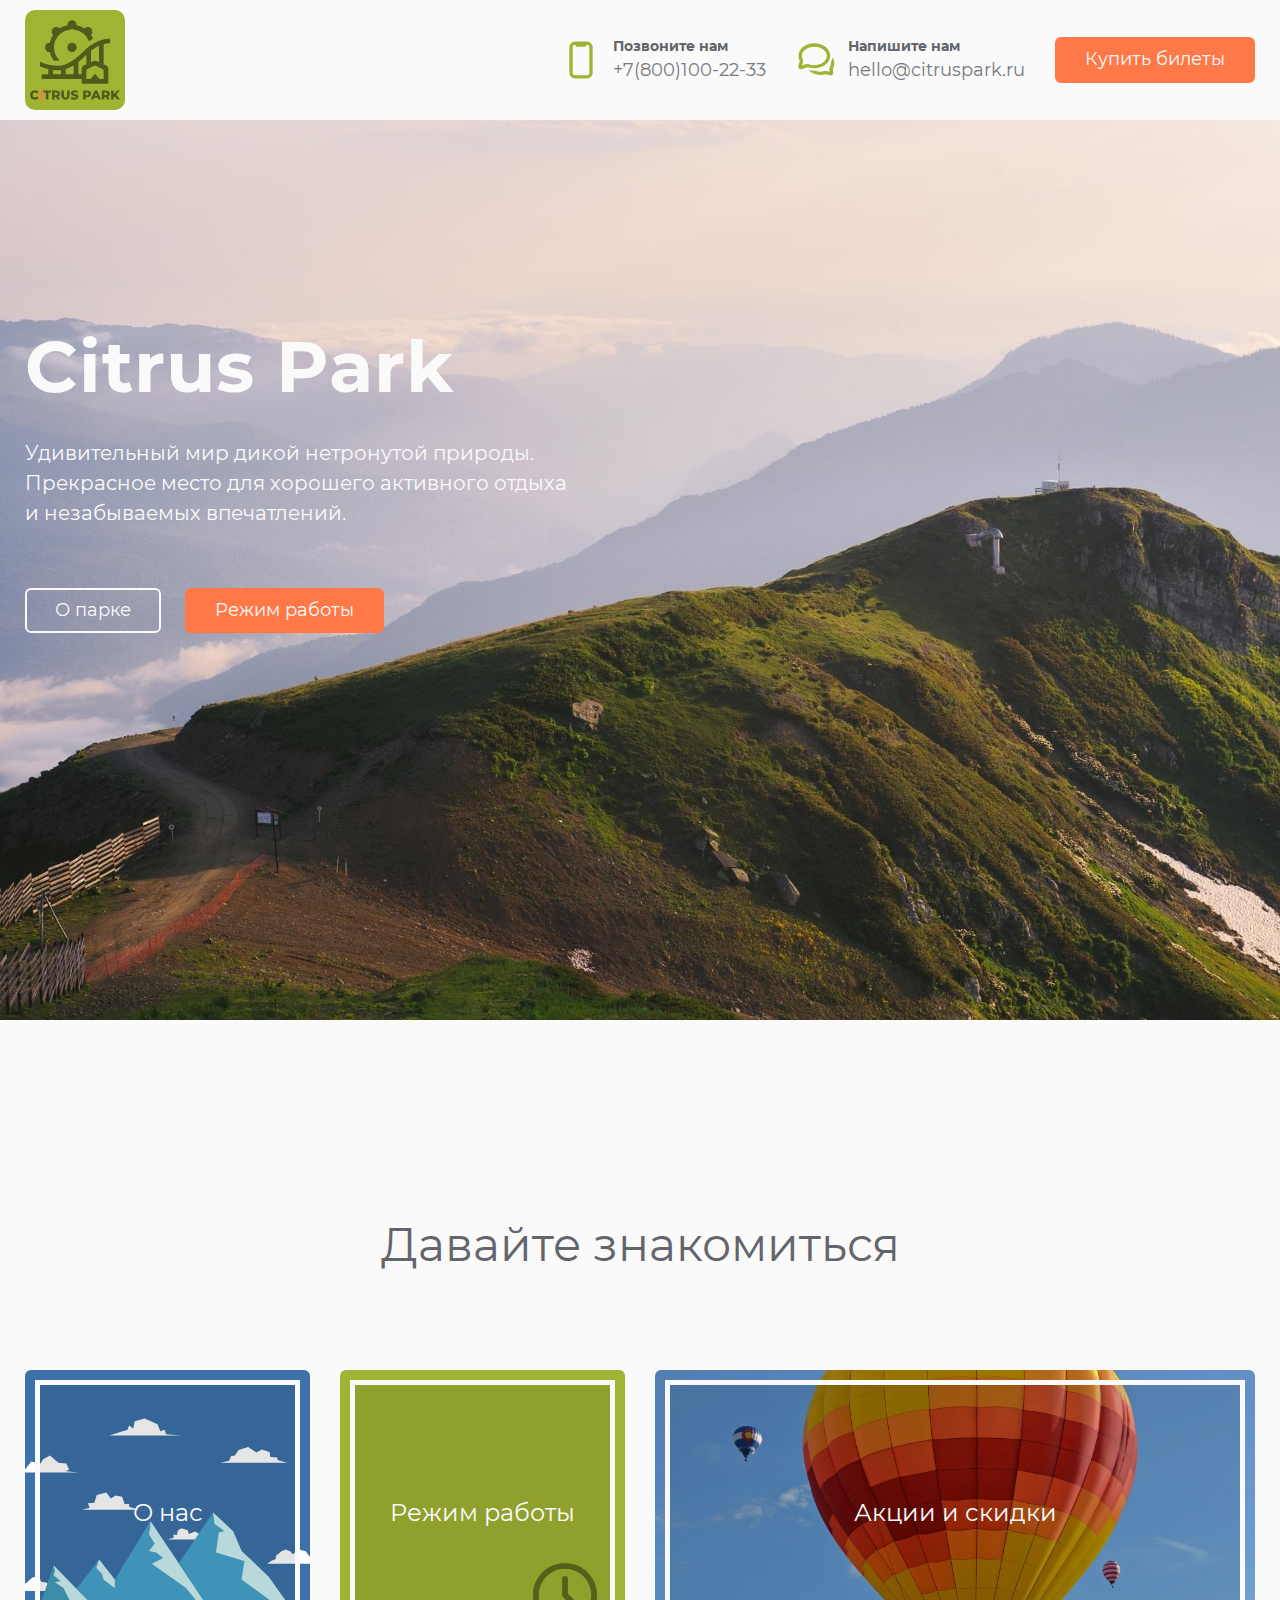
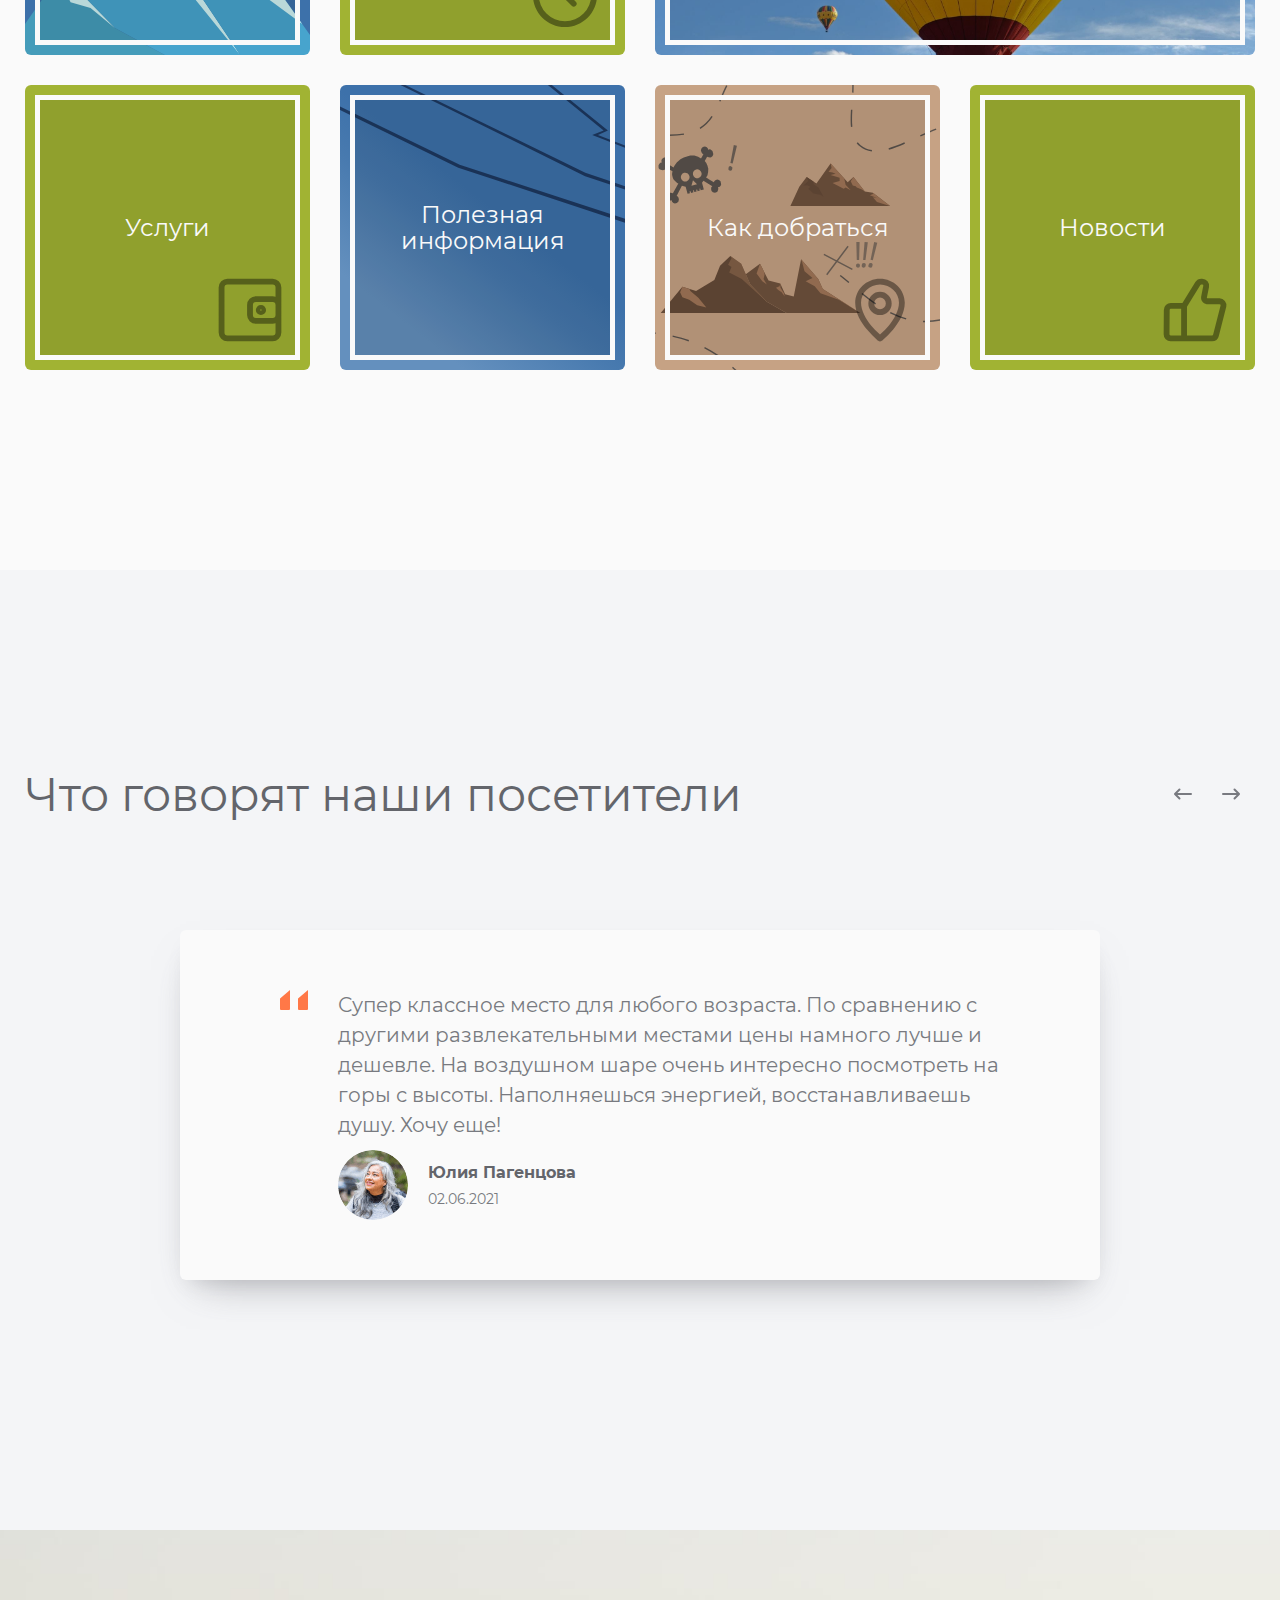
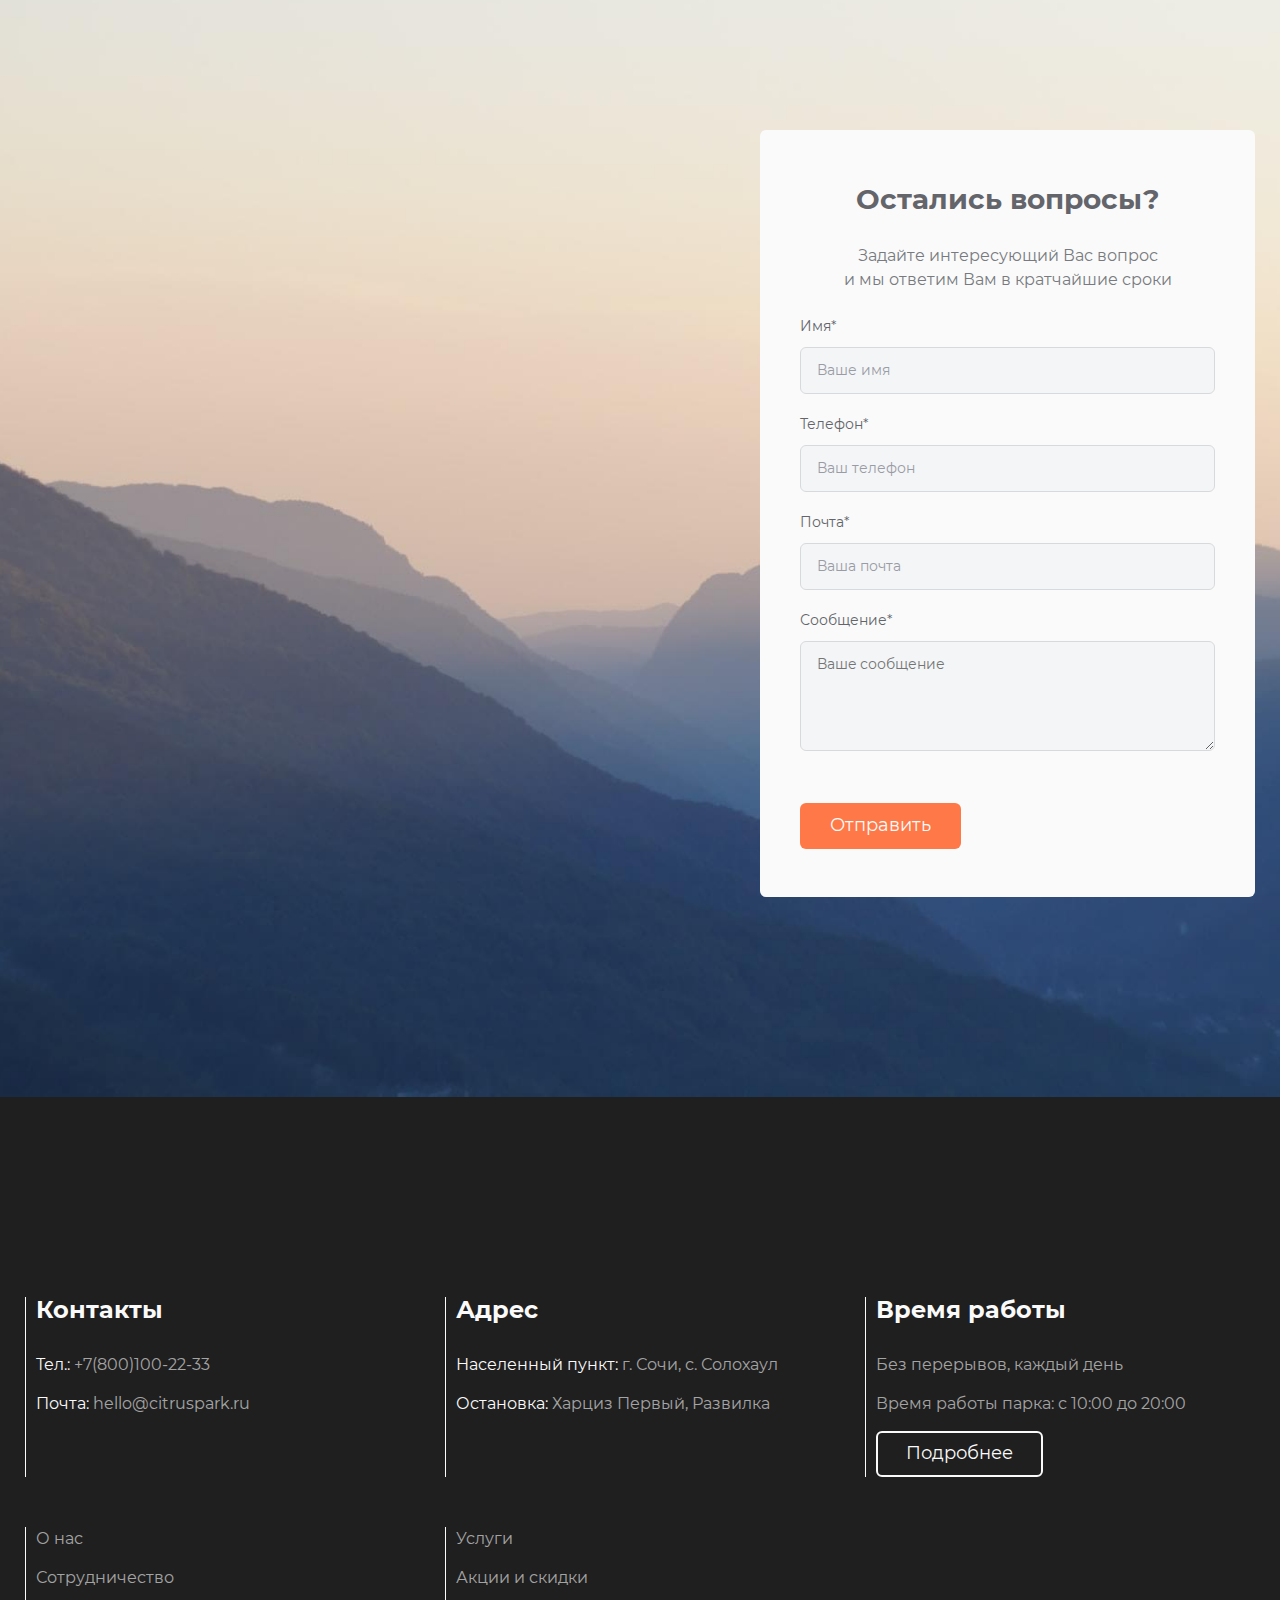
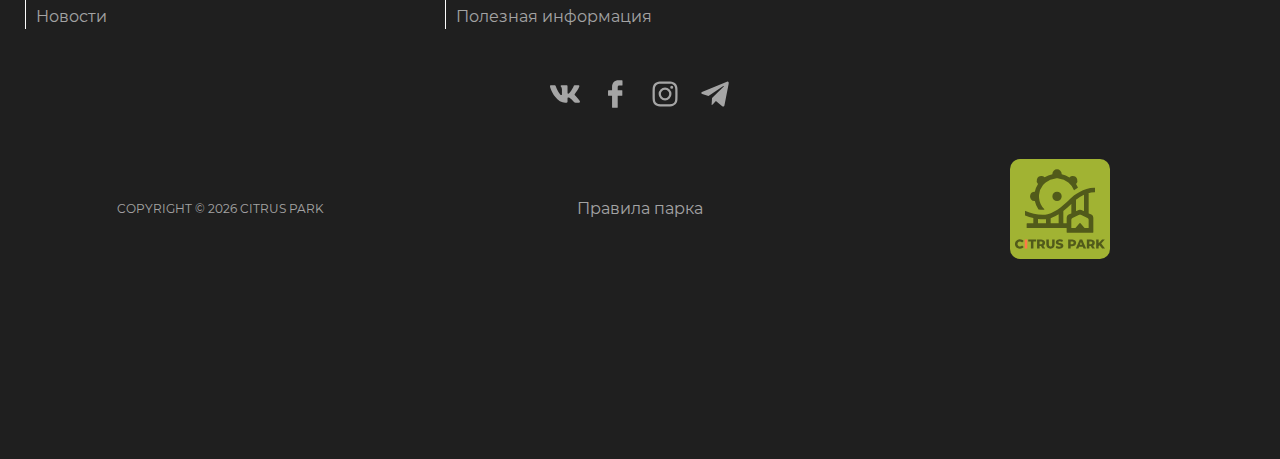
<file: index.html>
<!DOCTYPE html><html lang="ru"><head><meta charset="UTF-8"><meta http-equiv="X-UA-Compatible" content="IE=edge"><meta name="viewport" content="width=device-width,initial-scale=1shrink-to-fit=no"><meta name="theme-color" content="#111111"><link rel="apple-touch-icon" sizes="180x180" href="./favicon/apple-touch-icon.png"><link rel="icon" type="image/png" sizes="32x32" href="./favicon/favicon-32x32.png"><link rel="icon" type="image/png" sizes="16x16" href="./favicon/favicon-16x16.png"><link rel="manifest" href="./favicon/site.webmanifest"><link rel="mask-icon" href="./favicon/safari-pinned-tab.svg" color="#000000"><meta name="msapplication-TileColor" content="#da532c"><meta name="theme-color" content="#1f1f1f"><title>Главная | Citrus Park</title><link rel="stylesheet" href="css/vendor.css"><link rel="stylesheet" href="css/main.css"><!-- Fonts Awesome iCons --><!-- <script src="https://kit.fontawesome.com/baa501ae1a.js" crossorigin="anonymous"></script> --></head><body><div class="site-container"><header class="header"><div class="container header__container"><div class="header__logo"><a href="/" class="logo"><img class="logo__image" src="./img/main/citrus-park--logo.svg" alt="Web-site Logo"></a></div><nav class="header__nav nav"><ul class="list-reset nav__list"><li class="nav__item"><a href="tel:+78001002233" class="nav__link nav__link nav__link--tel"><div class="nav__inner"><span class="nav__title">Позвоните нам</span> <span class="nav__value">+7(800)100-22-33</span></div></a></li><li class="nav__item"><a href="mailto:hello@citruspurk.ru" class="nav__link nav__link nav__link--mail"><div class="nav__inner"><span class="nav__title">Напишите нам</span> <span class="nav__value">hello@citruspark.ru</span></div></a></li><li class="nav__item"><a href="./services.html" title="Купить билеты" class="nav__btn btn-reset btn btn--fill" target="_blank">Купить билеты</a></li></ul></nav></div></header><main><section class="hero-page"><div class="container hero-page__container"><div class="hero-page__content"><h1 class="hero-page__title">Citrus Park</h1><p class="hero-page__descr">Удивительный мир дикой нетронутой природы. Прекрасное место для хорошего активного отдыха и&nbsp;незабываемых впечатлений.</p><div class="hero-page__btns"><a href="about-us.html" class="hero-page__btn btn-reset btn btn--stroke-white">О парке</a> <a href="working-time.html" class="hero-page__btn btn-reset btn btn--fill-white">Режим работы</a></div></div></div></section><section class="flat-menu"><div class="container"><h2 class="flat-menu__title title title--center">Давайте знакомиться</h2><div class="flat-menu__nav grid"><a href="./about-us.html" class="flat-menu__card card-menu card-menu--1"><div class="card-menu__content"><h3 class="card-menu__title">О нас</h3></div></a><a href="working-time.html" class="menu__card card-menu card-menu--2"><div class="card-menu__content"><h3 class="card-menu__title">Режим работы</h3><span class="card-menu__icon"><svg aria-hidden="true" class="card-menu__icon-image"><use xlink:href="img/sprite.svg#icon-clock"></use></svg></span></div></a><a href="./promo.html" class="menu__card card-menu card-menu--3"><div class="card-menu__content"><h3 class="card-menu__title">Акции и скидки</h3></div></a><a href="./services.html" class="menu__card card-menu card-menu--4"><div class="card-menu__content"><h3 class="card-menu__title">Услуги</h3><span class="card-menu__icon"><svg aria-hidden="true" class="card-menu__icon-image"><use xlink:href="img/sprite.svg#icon-wallet"></use></svg></span></div></a><a href="./faq.html" class="menu__card card-menu card-menu--5"><div class="card-menu__content"><h3 class="card-menu__title">Полезная информация</h3></div></a><a href="./destination.html" class="menu__card card-menu card-menu--6"><div class="card-menu__content"><h3 class="card-menu__title">Как добраться</h3><span class="card-menu__icon"><svg aria-hidden="true" class="card-menu__icon-image"><use xlink:href="img/sprite.svg#icon-location"></use></svg></span></div></a><a href="./news.html" class="menu__card card-menu card-menu--7"><div class="card-menu__content"><h3 class="card-menu__title">Новости</h3><span class="card-menu__icon"><svg aria-hidden="true" class="card-menu__icon-image"><use xlink:href="img/sprite.svg#icon-cooperation"></use></svg></span></div></a></div></div></section><section class="comments"><div class="container"><div class="comments__top"><h2 class="comments__title title">Что говорят наши посетители</h2><div class="comments__slider-nav slider-nav"><button class="btn-reset slider-nav__btn comments__btn-prev"><svg aria-hidden="true"><use xlink:href="img/sprite.svg#slider-nav-btn-prev"></use></svg></button> <button class="btn-reset slider-nav__btn comments__btn-next"><svg aria-hidden="true"><use xlink:href="img/sprite.svg#slider-nav-btn-next"></use></svg></button></div></div><div class="comments__content"><div class="comments__slider"><div class="slider"><div class="slider__sliderline"><div class="slider__slide"><div class="comment-item"><blockquote class="comment-item__blockquote"><div class="comment-item__content"><p class="comment-item__descr text-descr">Супер классное место для любого возраста. По сравнению с другими развлекательными местами цены намного лучше и дешевле. На воздушном шаре очень интересно посмотреть на горы с высоты. Наполняешься энергией, восстанавливаешь душу. Хочу еще!</p></div><footer class="comment-item__meta"><div class="comment-item__author"><div class="comment-item__avatar-wrapper"><img src="./img/testimonials/author-avatar-1.png" alt="Аватар автора комментария" class="comment-item__avatar"></div><div class="comment-item__info"><span class="comment-item__author-name">Юлия Пагенцова</span> <span class="comment-item__visit-date">02.06.2021</span></div></div></footer></blockquote></div></div><div class="slider__slide"><div class="comment-item"><blockquote class="comment-item__blockquote"><div class="comment-item__content"><p class="comment-item__descr text-descr">Незабываемые ощущения. Попробовал зиплайн. Это полет на высоте 200 метров над красивым ландшафтом, хотя смотреть по сторонам как-то не получилось. Просто дух захватило и только прислушивался к внутренним ощущениям.</p></div><footer class="comment-item__meta"><div class="comment-item__author"><div class="comment-item__avatar-wrapper"><img src="./img/testimonials/author-avatar-2.png" alt="Аватар автора комментария" class="comment-item__avatar"></div><div class="comment-item__info"><span class="comment-item__author-name">Александр Тентаклев</span> <span class="comment-item__visit-date">12.07.2021</span></div></div></footer></blockquote></div></div><div class="slider__slide"><div class="comment-item"><blockquote class="comment-item__blockquote"><div class="comment-item__content"><p class="comment-item__descr text-descr">Это просто наикрутейшее место! Мы были компанией с детьми и это просто восторг! От природы и атракционов дух захватыевает! Команда парка - просто огонь. В общем, только положительные эмоции!</p></div><footer class="comment-item__meta"><div class="comment-item__author"><div class="comment-item__avatar-wrapper"><img src="./img/testimonials/author-avatar-3.png" alt="Аватар автора комментария" class="comment-item__avatar"></div><div class="comment-item__info"><span class="comment-item__author-name">Палермо Брайнов</span> <span class="comment-item__visit-date">28.07.2021</span></div></div></footer></blockquote></div></div><div class="slider__slide"><div class="comment-item"><blockquote class="comment-item__blockquote"><div class="comment-item__content"><p class="comment-item__descr text-descr">Впечатлений выше крыши после полёта на воздушном шаре! Поднимались утром и вся округа была как на ладони. Поражает красота природы! Обязательно приедем еще)</p></div><footer class="comment-item__meta"><div class="comment-item__author"><div class="comment-item__avatar-wrapper"><img src="./img/testimonials/author-avatar-4.png" alt="Аватар автора комментария" class="comment-item__avatar"></div><div class="comment-item__info"><span class="comment-item__author-name">Дарья Майер</span> <span class="comment-item__visit-date">06.08.2021</span></div></div></footer></blockquote></div></div></div></div></div></div></div></section><section class="contact-us"><div class="container contact-us__container"><h2 class="contact-us__title title title-center visually-hidden">Свяжитесь с нами</h2><form action="" class="contact-us__form form-contact"><h3 class="form-contact__title">Остались вопросы?</h3><p class="form-contact__descr">Задайте интересующий Вас вопрос и&nbsp;мы&nbsp;ответим Вам в&nbsp;кратчайшие сроки</p><label for="" class="form-contact__label from-field"><span class="form-field__caption">Имя*</span> <input type="text" class="form-field__input" placeholder="Ваше имя" required></label> <label for="" class="form-contact__label from-field"><span class="form-field__caption">Телефон*</span> <input type="tel" class="form-field__input" placeholder="Ваш телефон" required></label> <label for="" class="form-contact__label from-field"><span class="form-field__caption">Почта*</span> <input type="email" class="form-field__input" placeholder="Ваша почта" required></label> <label for="" class="form-contact__label from-field"><span class="form-field__caption">Сообщение*</span> <textarea name="" id="" rows="4" class="form-field__textarea" placeholder="Вашe сообщение" required></textarea></label> <button type="submit" class="form-contact__btn btn-reset btn btn--fill">Отправить</button></form></div></section></main><footer class="footer"><div class="container footer__container grid"><div class="footer__cell grid"><div class="footer__block"><h3 class="footer__title">Контакты</h3><ul class="footer__list list-reset"><li class="footer__item"><span class="footer__category">Тел.:</span> <a href="tel:+78001002233" class="footer__link link link--footer">+7(800)100-22-33</a></li><li class="footer__item"><span class="footer__category">Почта:</span> <a href="mailto:hello@citruspurk.ru" class="footer__link link link--footer">hello@citruspark.ru</a></li></ul></div><div class="footer__block"><h3 class="footer__title">Адрес</h3><ul class="footer__list list-reset"><li class="footer__item"><p class="footer__text"><span class="footer__category">Населенный пункт:</span> г. Сочи, с. Солохаул</p></li><li class="footer__item"><p class="footer__text"><span class="footer__category">Остановка:</span> Харциз Первый, Развилка</p></li></ul></div><div class="footer__block"><h3 class="footer__title">Время работы</h3><ul class="footer__list list-reset"><li class="footer__item"><p class="footer__text">Без перерывов, каждый день</p></li><li class="footer__item"><p class="footer__text">Время работы парка: с 10:00 до 20:00</p></li><li class="footer__item"><a href="working-time.html" class="footer__btn btn btn--stroke-white">Подробнее</a></li></ul></div></div><div class="footer__cell grid"><div class="footer__block"><ul class="list-reset footer__list"><li class="footer__item"><a href="about-us.html" class="footer__link link link--footer">О нас</a></li><li class="footer__item"><a href="cooperation.html" class="footer__link link link--footer">Сотрудничество</a></li><li class="footer__item"><a href="./news.html" class="footer__link link link--footer">Новости</a></li></ul></div><div class="footer__block"><ul class="list-reset footer__list"><li class="footer__item"><a href="./services.html" class="footer__link link link--footer">Услуги</a></li><li class="footer__item"><a href="./promo.html" class="footer__link link link--footer">Акции и скидки</a></li><li class="footer__item"><a href="faq.html" class="footer__link link link--footer">Полезная информация</a></li></ul></div></div><div class="footer__cell"><ul class="list-reset social-list"><li class="social-list__item"><a href="#" title="наш vk" class="social-list__link"><svg aria-hidden="true" class="social-list__link-image"><use xlink:href="img/sprite.svg#social-vk"></use></svg></a></li><li class="social-list__item"><a href="#" title="наш facebook" class="social-list__link"><svg aria-hidden="true" class="social-list__link-image"><use xlink:href="img/sprite.svg#social-facebook"></use></svg></a></li><li class="social-list__item"><a href="#" title="наш instagram" class="social-list__link"><svg aria-hidden="true" class="social-list__link-image"><use xlink:href="img/sprite.svg#social-instagram"></use></svg></a></li><li class="social-list__item"><a href="#" title="наш telegram канал" class="social-list__link"><svg aria-hidden="true" class="social-list__link-image"><use xlink:href="img/sprite.svg#social-telegram"></use></svg></a></li></ul></div><div class="footer__cell footer__cell--bottom grid"><div class="footer__copyright"><span class="footer__copyright-text">copyright © <span class="footer__copyright-date"></span> citrus park</span></div><div class="footer__rules"><a href="./rules.html" class="footer__link link link--footer">Правила парка</a></div><div class="footer__logo"><a href="/" class="logo"><img class="logo__image" src="./img/main/citrus-park--logo.svg" alt="Web-site Logo"></a></div></div></div></footer><div class="progressbar"><div class="progressbar__line"></div></div><div class="btn-up-wrapper"><button class="btn-reset btn-up" type="button" aria-label="Подняться наверх"><span class="btn-up__text">Вверх</span><div class="btn-up__block"><svg aria-hidden="true"><use xlink:href="img/sprite.svg#arrow-up-small"></use></svg></div></button></div></div><script src="js/vendor.js"></script><script src="js/main.js"></script></body></html>
</file>
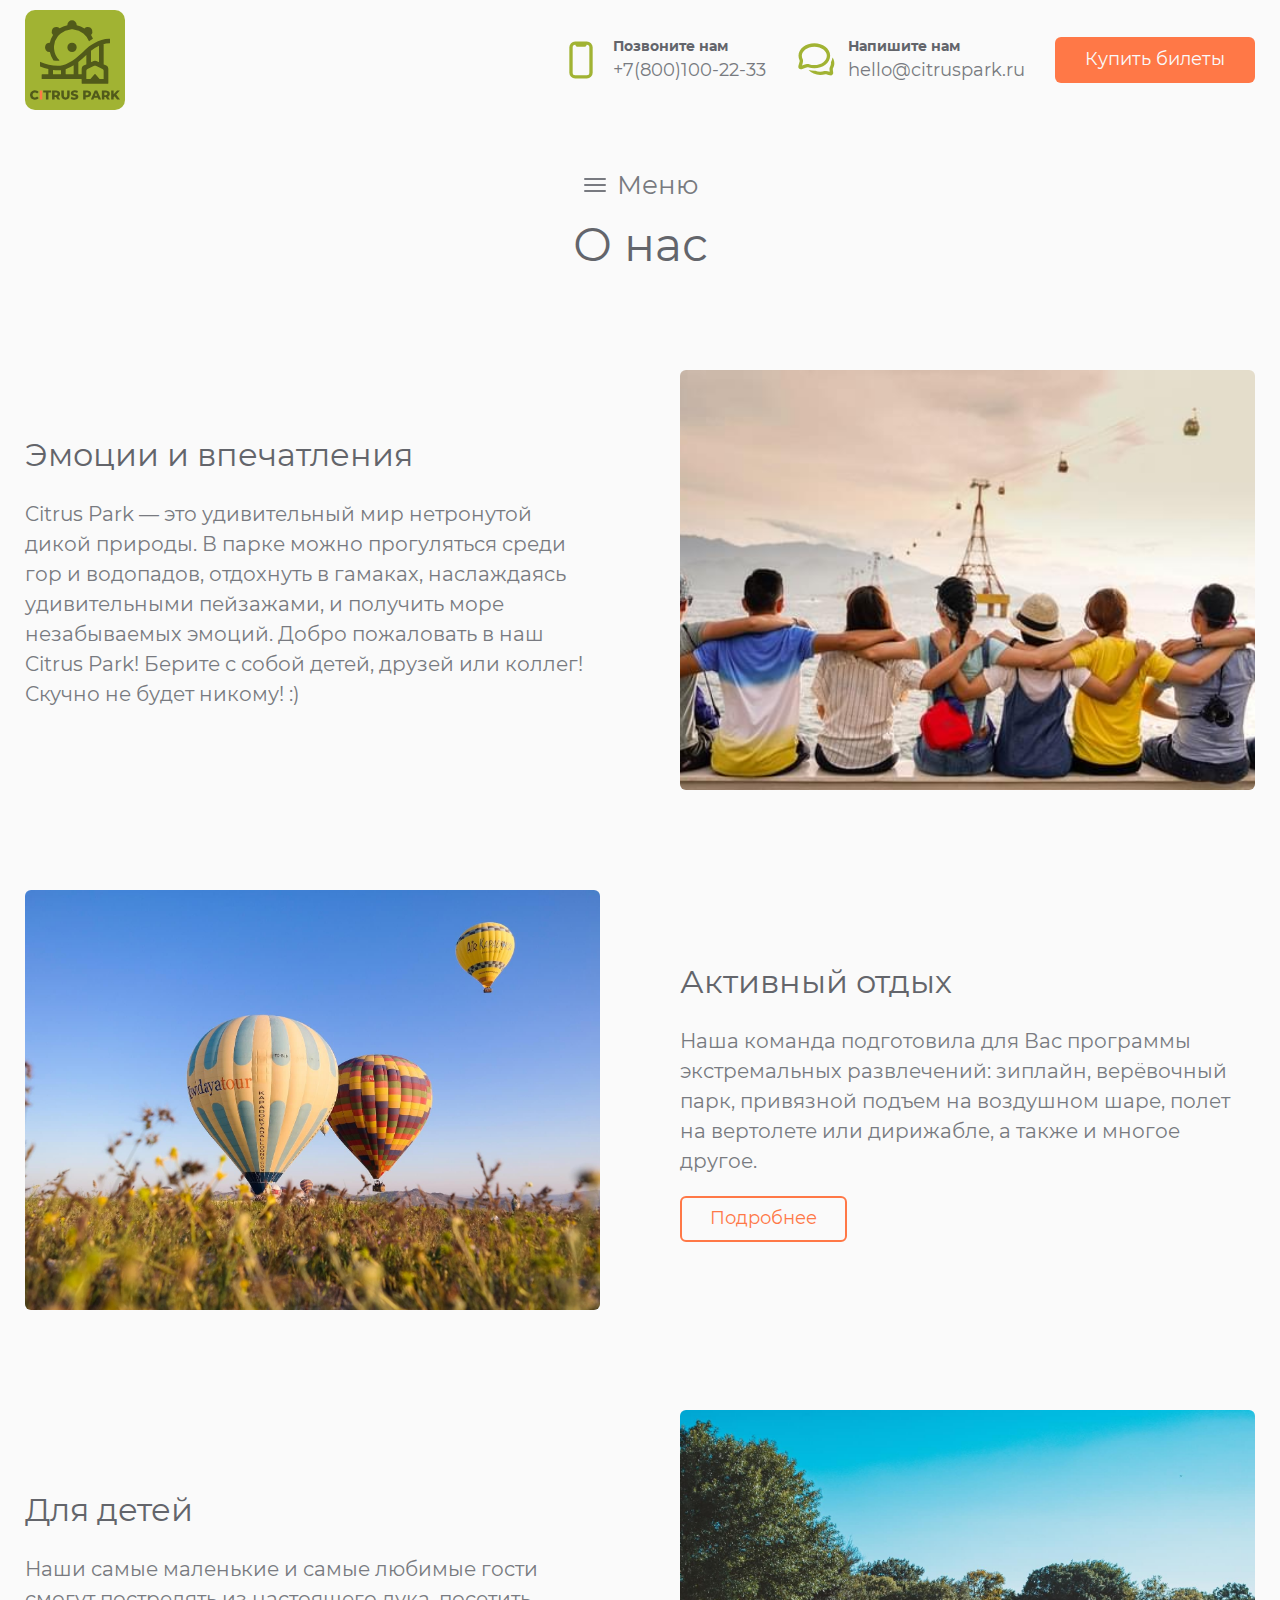
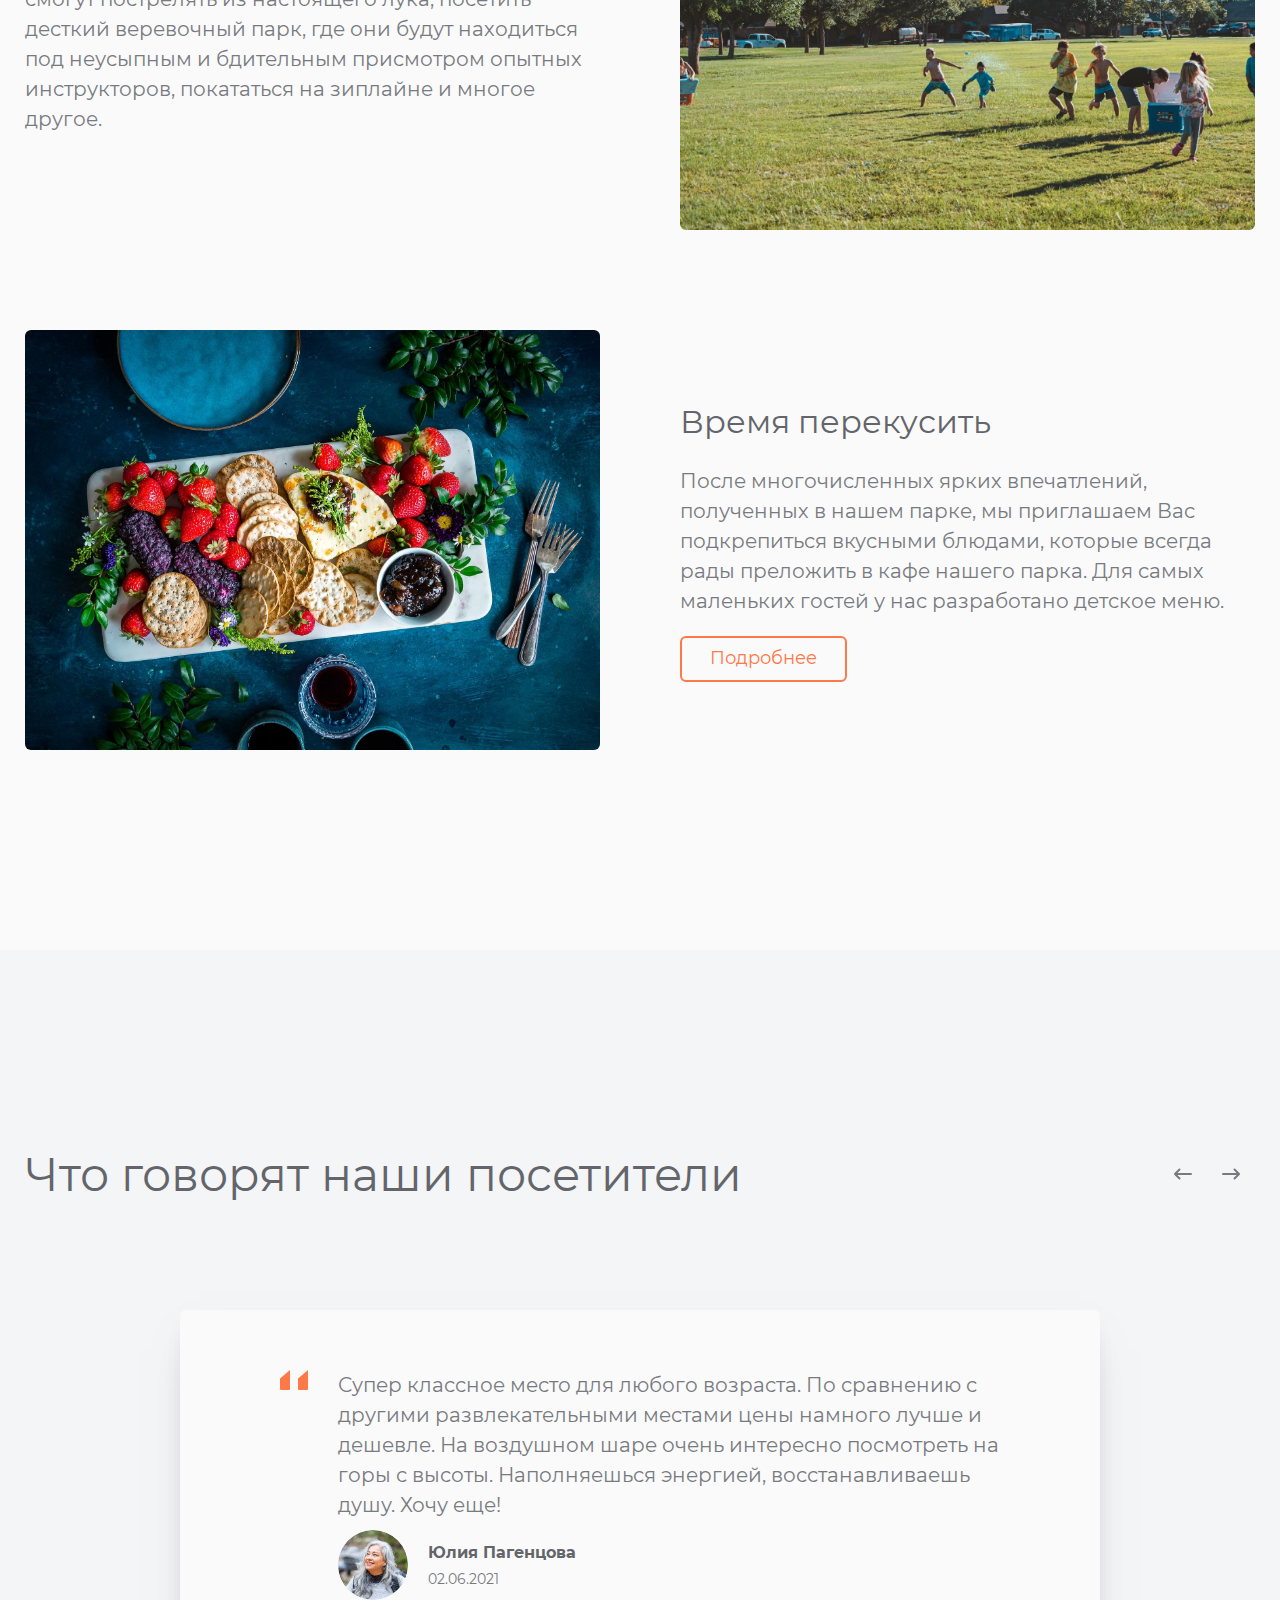
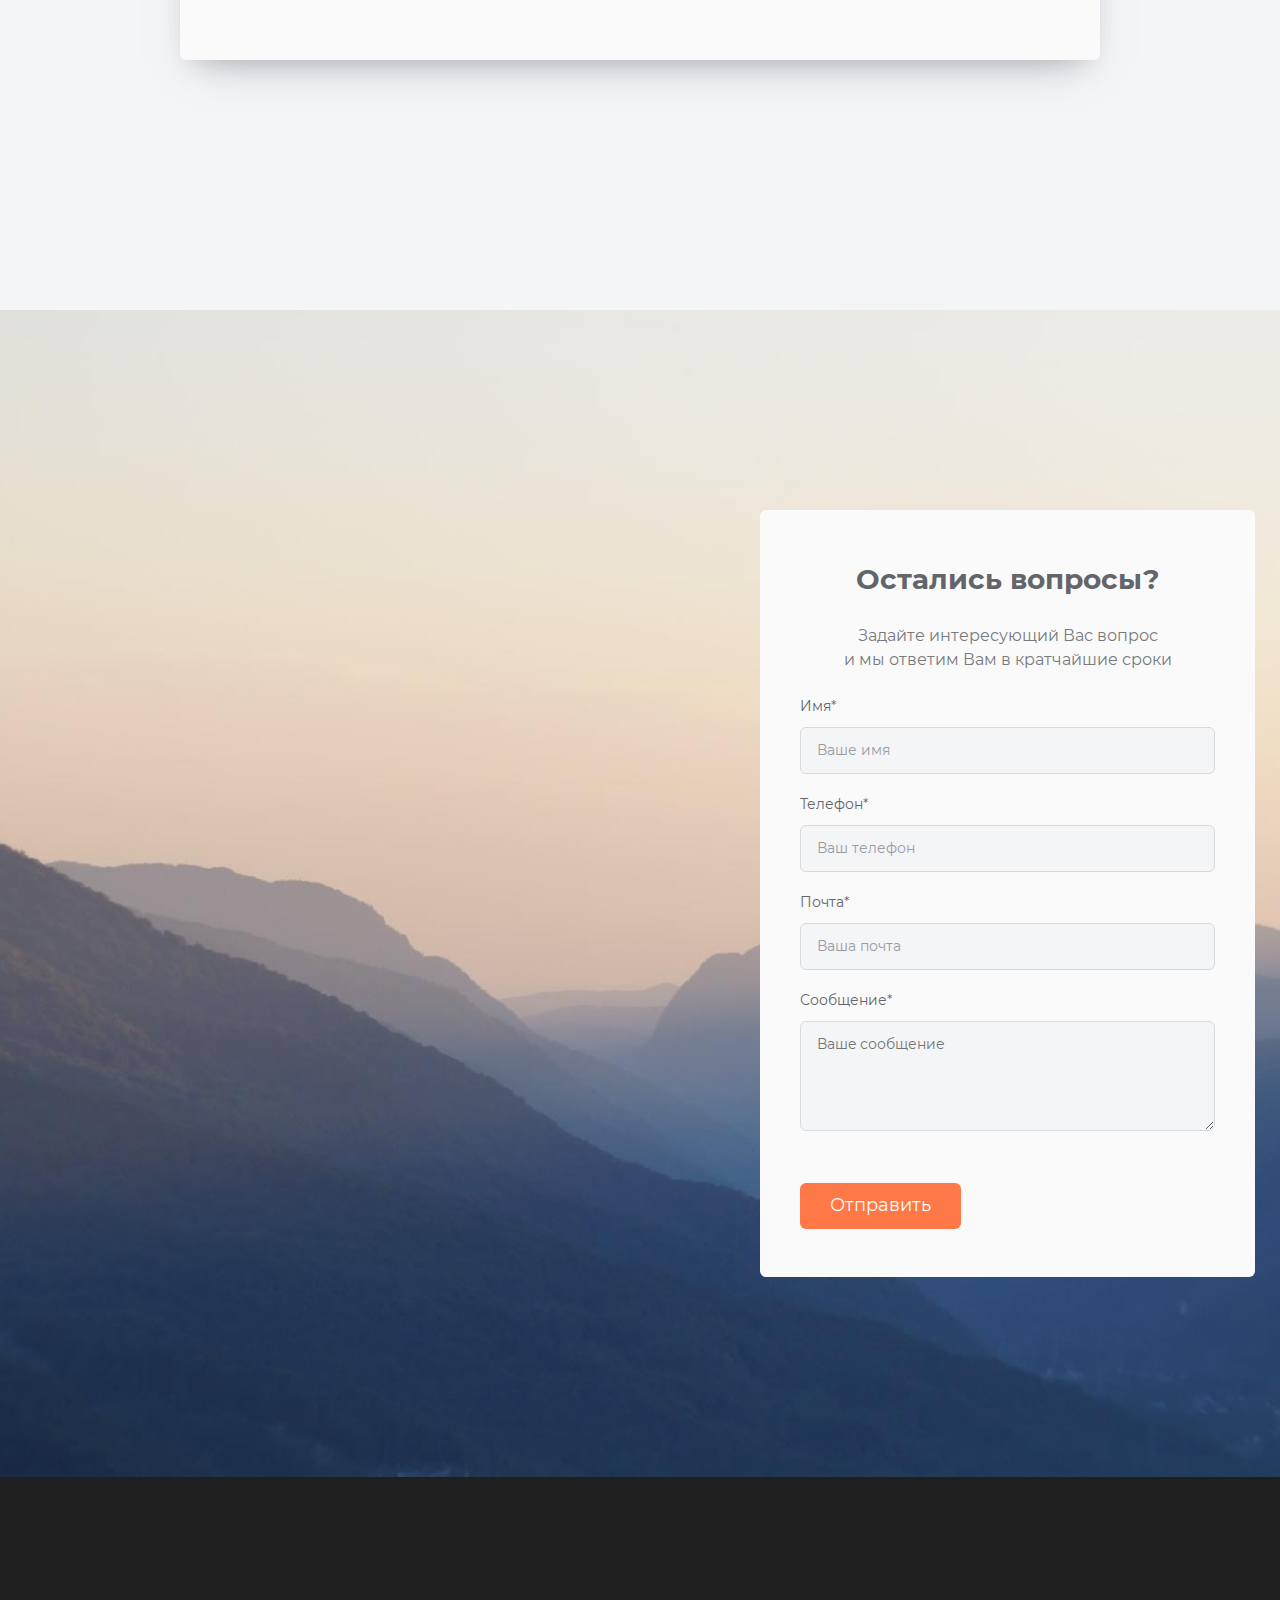
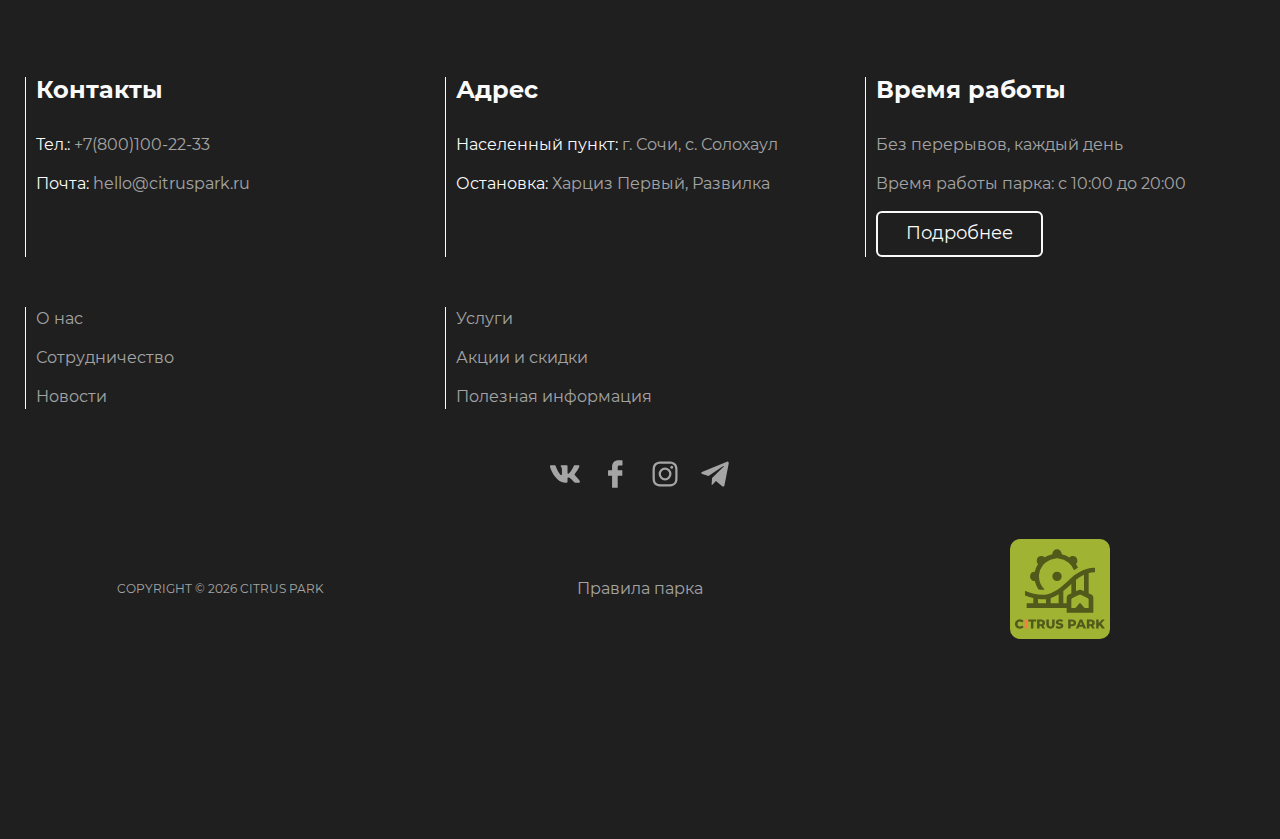
<file: about-us.html>
<!DOCTYPE html><html lang="ru"><head><meta charset="UTF-8"><meta http-equiv="X-UA-Compatible" content="IE=edge"><meta name="viewport" content="width=device-width,initial-scale=1shrink-to-fit=no"><meta name="theme-color" content="#111111"><link rel="apple-touch-icon" sizes="180x180" href="./favicon/apple-touch-icon.png"><link rel="icon" type="image/png" sizes="32x32" href="./favicon/favicon-32x32.png"><link rel="icon" type="image/png" sizes="16x16" href="./favicon/favicon-16x16.png"><link rel="manifest" href="./favicon/site.webmanifest"><link rel="mask-icon" href="./favicon/safari-pinned-tab.svg" color="#000000"><meta name="msapplication-TileColor" content="#da532c"><meta name="theme-color" content="#1f1f1f"><title>О нас | Citrus Park</title><link rel="stylesheet" href="css/vendor.css"><link rel="stylesheet" href="css/main.css"></head><body><div class="site-container"><header class="header"><div class="container header__container"><div class="header__logo"><a href="/" class="logo"><img class="logo__image" src="./img/main/citrus-park--logo.svg" alt="Web-site Logo"></a></div><nav class="header__nav nav"><ul class="list-reset nav__list"><li class="nav__item"><a href="tel:+78001002233" class="nav__link nav__link nav__link--tel"><div class="nav__inner"><span class="nav__title">Позвоните нам</span> <span class="nav__value">+7(800)100-22-33</span></div></a></li><li class="nav__item"><a href="mailto:hello@citruspurk.ru" class="nav__link nav__link nav__link--mail"><div class="nav__inner"><span class="nav__title">Напишите нам</span> <span class="nav__value">hello@citruspark.ru</span></div></a></li><li class="nav__item"><a href="./services.html" title="Купить билеты" class="nav__btn btn-reset btn btn--fill" target="_blank">Купить билеты</a></li></ul></nav></div></header><main><section class="about-us"><div class="container"><div class="about-us__menu-burger menu-burger"><button class="btn-reset menu-burger__btn"><svg aria-hidden="true" class="menu-burger__btn-icon"><use xlink:href="img/sprite.svg#icon-burger-menu"></use></svg> Меню</button></div><h2 class="about-us__title title title--center">О нас</h2><div class="about-us__content"><div class="about-us__content-item content-about"><div class="content-about__info"><h3 class="content-about__title title title--subtitle">Эмоции и впечатления</h3><p class="content-about__descr">Citrus Park&nbsp;&mdash; это удивительный мир нетронутой дикой природы. В&nbsp;парке можно прогуляться среди гор и&nbsp;водопадов, отдохнуть в&nbsp;гамаках, наслаждаясь удивительными пейзажами, и&nbsp;получить море незабываемых эмоций. Добро пожаловать в&nbsp;наш Citrus Park! Берите с&nbsp;собой детей, друзей или коллег! Скучно не&nbsp;будет никому! :)</p></div><div class="content-about__bg"><img src="./img/page-about/page-about--block-1-2.jpg" alt="Картинка, иллюстрирующая описание блока" class="content-about__bg-image"></div></div><div class="about-us__content-item content-about"><div class="content-about__info"><h3 class="content-about__title title title--subtitle">Активный отдых</h3><p class="content-about__descr">Наша команда подготовила для Вас программы экстремальных развлечений: зиплайн, верёвочный парк, привязной подъем на&nbsp;воздушном шаре, полет на&nbsp;вертолете или дирижабле, а&nbsp;также и&nbsp;многое другое.</p><a href="./services.html" class="btn-reset btn btn--stroke-accent content-about__btn">Подробнее</a></div><div class="content-about__bg"><img src="./img/page-about/page-about--block-2.jpg" alt="Картинка, иллюстрирующая описание блока" class="content-about__bg-image"></div></div><div class="about-us__content-item content-about"><div class="content-about__info"><h3 class="content-about__title title title--subtitle">Для детей</h3><p class="content-about__descr">Наши самые маленькие и&nbsp;самые любимые гости смогут пострелять из&nbsp;настоящего лука, посетить десткий веревочный парк, где они будут находиться под неусыпным и&nbsp;бдительным присмотром опытных инструкторов, покататься на&nbsp;зиплайне и&nbsp;многое другое.</p></div><div class="content-about__bg"><img src="./img/page-about/page-about--block-3-3.jpg" alt="Картинка, иллюстрирующая описание блока" class="content-about__bg-image"></div></div><div class="about-us__content-item content-about"><div class="content-about__info"><h3 class="content-about__title title title--subtitle">Время перекусить</h3><p class="content-about__descr">После многочисленных ярких впечатлений, полученных в&nbsp;нашем парке, мы&nbsp;приглашаем Вас подкрепиться вкусными блюдами, которые всегда рады преложить в&nbsp;кафе нашего парка. Для самых маленьких гостей у&nbsp;нас разработано детское меню.</p><a href="./services.html" class="btn-reset btn btn--stroke-accent content-about__btn">Подробнее</a></div><div class="content-about__bg"><img src="./img/page-about/page-about--block-4.jpg" alt="Картинка, иллюстрирующая описание блока" class="content-about__bg-image"></div></div></div></div></section><section class="comments"><div class="container"><div class="comments__top"><h2 class="comments__title title">Что говорят наши посетители</h2><div class="comments__slider-nav slider-nav"><button class="btn-reset slider-nav__btn comments__btn-prev"><svg aria-hidden="true"><use xlink:href="img/sprite.svg#slider-nav-btn-prev"></use></svg></button> <button class="btn-reset slider-nav__btn comments__btn-next"><svg aria-hidden="true"><use xlink:href="img/sprite.svg#slider-nav-btn-next"></use></svg></button></div></div><div class="comments__content"><div class="comments__slider"><div class="slider"><div class="slider__sliderline"><div class="slider__slide"><div class="comment-item"><blockquote class="comment-item__blockquote"><div class="comment-item__content"><p class="comment-item__descr text-descr">Супер классное место для любого возраста. По сравнению с другими развлекательными местами цены намного лучше и дешевле. На воздушном шаре очень интересно посмотреть на горы с высоты. Наполняешься энергией, восстанавливаешь душу. Хочу еще!</p></div><footer class="comment-item__meta"><div class="comment-item__author"><div class="comment-item__avatar-wrapper"><img src="./img/testimonials/author-avatar-1.png" alt="Аватар автора комментария" class="comment-item__avatar"></div><div class="comment-item__info"><span class="comment-item__author-name">Юлия Пагенцова</span> <span class="comment-item__visit-date">02.06.2021</span></div></div></footer></blockquote></div></div><div class="slider__slide"><div class="comment-item"><blockquote class="comment-item__blockquote"><div class="comment-item__content"><p class="comment-item__descr text-descr">Незабываемые ощущения. Попробовал зиплайн. Это полет на высоте 200 метров над красивым ландшафтом, хотя смотреть по сторонам как-то не получилось. Просто дух захватило и только прислушивался к внутренним ощущениям.</p></div><footer class="comment-item__meta"><div class="comment-item__author"><div class="comment-item__avatar-wrapper"><img src="./img/testimonials/author-avatar-2.png" alt="Аватар автора комментария" class="comment-item__avatar"></div><div class="comment-item__info"><span class="comment-item__author-name">Александр Тентаклев</span> <span class="comment-item__visit-date">12.07.2021</span></div></div></footer></blockquote></div></div><div class="slider__slide"><div class="comment-item"><blockquote class="comment-item__blockquote"><div class="comment-item__content"><p class="comment-item__descr text-descr">Это просто наикрутейшее место! Мы были компанией с детьми и это просто восторг! От природы и атракционов дух захватыевает! Команда парка - просто огонь. В общем, только положительные эмоции!</p></div><footer class="comment-item__meta"><div class="comment-item__author"><div class="comment-item__avatar-wrapper"><img src="./img/testimonials/author-avatar-3.png" alt="Аватар автора комментария" class="comment-item__avatar"></div><div class="comment-item__info"><span class="comment-item__author-name">Палермо Брайнов</span> <span class="comment-item__visit-date">28.07.2021</span></div></div></footer></blockquote></div></div><div class="slider__slide"><div class="comment-item"><blockquote class="comment-item__blockquote"><div class="comment-item__content"><p class="comment-item__descr text-descr">Впечатлений выше крыши после полёта на воздушном шаре! Поднимались утром и вся округа была как на ладони. Поражает красота природы! Обязательно приедем еще)</p></div><footer class="comment-item__meta"><div class="comment-item__author"><div class="comment-item__avatar-wrapper"><img src="./img/testimonials/author-avatar-4.png" alt="Аватар автора комментария" class="comment-item__avatar"></div><div class="comment-item__info"><span class="comment-item__author-name">Дарья Майер</span> <span class="comment-item__visit-date">06.08.2021</span></div></div></footer></blockquote></div></div></div></div></div></div></div></section><section class="contact-us"><div class="container contact-us__container"><h2 class="contact-us__title title title-center visually-hidden">Свяжитесь с нами</h2><form action="" class="contact-us__form form-contact"><h3 class="form-contact__title">Остались вопросы?</h3><p class="form-contact__descr">Задайте интересующий Вас вопрос и&nbsp;мы&nbsp;ответим Вам в&nbsp;кратчайшие сроки</p><label for="" class="form-contact__label from-field"><span class="form-field__caption">Имя*</span> <input type="text" class="form-field__input" placeholder="Ваше имя" required></label> <label for="" class="form-contact__label from-field"><span class="form-field__caption">Телефон*</span> <input type="tel" class="form-field__input" placeholder="Ваш телефон" required></label> <label for="" class="form-contact__label from-field"><span class="form-field__caption">Почта*</span> <input type="email" class="form-field__input" placeholder="Ваша почта" required></label> <label for="" class="form-contact__label from-field"><span class="form-field__caption">Сообщение*</span> <textarea name="" id="" rows="4" class="form-field__textarea" placeholder="Вашe сообщение" required></textarea></label> <button type="submit" class="form-contact__btn btn-reset btn btn--fill">Отправить</button></form></div></section></main><footer class="footer"><div class="container footer__container grid"><div class="footer__cell grid"><div class="footer__block"><h3 class="footer__title">Контакты</h3><ul class="footer__list list-reset"><li class="footer__item"><span class="footer__category">Тел.:</span> <a href="tel:+78001002233" class="footer__link link link--footer">+7(800)100-22-33</a></li><li class="footer__item"><span class="footer__category">Почта:</span> <a href="mailto:hello@citruspurk.ru" class="footer__link link link--footer">hello@citruspark.ru</a></li></ul></div><div class="footer__block"><h3 class="footer__title">Адрес</h3><ul class="footer__list list-reset"><li class="footer__item"><p class="footer__text"><span class="footer__category">Населенный пункт:</span> г. Сочи, с. Солохаул</p></li><li class="footer__item"><p class="footer__text"><span class="footer__category">Остановка:</span> Харциз Первый, Развилка</p></li></ul></div><div class="footer__block"><h3 class="footer__title">Время работы</h3><ul class="footer__list list-reset"><li class="footer__item"><p class="footer__text">Без перерывов, каждый день</p></li><li class="footer__item"><p class="footer__text">Время работы парка: с 10:00 до 20:00</p></li><li class="footer__item"><a href="working-time.html" class="footer__btn btn btn--stroke-white">Подробнее</a></li></ul></div></div><div class="footer__cell grid"><div class="footer__block"><ul class="list-reset footer__list"><li class="footer__item"><a href="about-us.html" class="footer__link link link--footer">О нас</a></li><li class="footer__item"><a href="cooperation.html" class="footer__link link link--footer">Сотрудничество</a></li><li class="footer__item"><a href="./news.html" class="footer__link link link--footer">Новости</a></li></ul></div><div class="footer__block"><ul class="list-reset footer__list"><li class="footer__item"><a href="./services.html" class="footer__link link link--footer">Услуги</a></li><li class="footer__item"><a href="./promo.html" class="footer__link link link--footer">Акции и скидки</a></li><li class="footer__item"><a href="faq.html" class="footer__link link link--footer">Полезная информация</a></li></ul></div></div><div class="footer__cell"><ul class="list-reset social-list"><li class="social-list__item"><a href="#" title="наш vk" class="social-list__link"><svg aria-hidden="true" class="social-list__link-image"><use xlink:href="img/sprite.svg#social-vk"></use></svg></a></li><li class="social-list__item"><a href="#" title="наш facebook" class="social-list__link"><svg aria-hidden="true" class="social-list__link-image"><use xlink:href="img/sprite.svg#social-facebook"></use></svg></a></li><li class="social-list__item"><a href="#" title="наш instagram" class="social-list__link"><svg aria-hidden="true" class="social-list__link-image"><use xlink:href="img/sprite.svg#social-instagram"></use></svg></a></li><li class="social-list__item"><a href="#" title="наш telegram канал" class="social-list__link"><svg aria-hidden="true" class="social-list__link-image"><use xlink:href="img/sprite.svg#social-telegram"></use></svg></a></li></ul></div><div class="footer__cell footer__cell--bottom grid"><div class="footer__copyright"><span class="footer__copyright-text">copyright © <span class="footer__copyright-date"></span> citrus park</span></div><div class="footer__rules"><a href="./rules.html" class="footer__link link link--footer">Правила парка</a></div><div class="footer__logo"><a href="/" class="logo"><img class="logo__image" src="./img/main/citrus-park--logo.svg" alt="Web-site Logo"></a></div></div></div></footer><div class="progressbar"><div class="progressbar__line"></div></div><div class="menu-modal"><button class="btn-reset menu-modal__btn-close"><svg aria-hidden="true" class="menu-modal__btn-icon"><use xlink:href="img/sprite.svg#icon-cross"></use></svg></button><div class="menu-modal__content"><ul class="list-reset menu-modal__list"><li class="menu-modal__item"><a href="./index.html" class="menu-modal__link">Главная</a></li><li class="menu-modal__item"><a href="./about-us.html" class="menu-modal__link menu-modal__link--active">О нас</a></li><li class="menu-modal__item"><a href="./working-time.html" class="menu-modal__link">Режим работы</a></li><li class="menu-modal__item"><a href="./destination.html" class="menu-modal__link">Как добраться</a></li><li class="menu-modal__item"><a href="./services.html" class="menu-modal__link">Услуги</a></li><li class="menu-modal__item"><a href="./promo.html" class="menu-modal__link">Акции и скидки</a></li><li class="menu-modal__item"><a href="./faq.html" class="menu-modal__link">Полезная информация</a></li><li class="menu-modal__item"><a href="./news.html" class="menu-modal__link">Новости</a></li><li class="menu-modal__item"><a href="./cooperation.html" class="menu-modal__link">Сотрудничество</a></li></ul></div></div><div class="btn-up-wrapper"><button class="btn-reset btn-up" type="button" aria-label="Подняться наверх"><span class="btn-up__text">Вверх</span><div class="btn-up__block"><svg aria-hidden="true"><use xlink:href="img/sprite.svg#arrow-up-small"></use></svg></div></button></div></div><script src="js/vendor.js"></script><script src="js/main.js"></script></body></html>
</file>
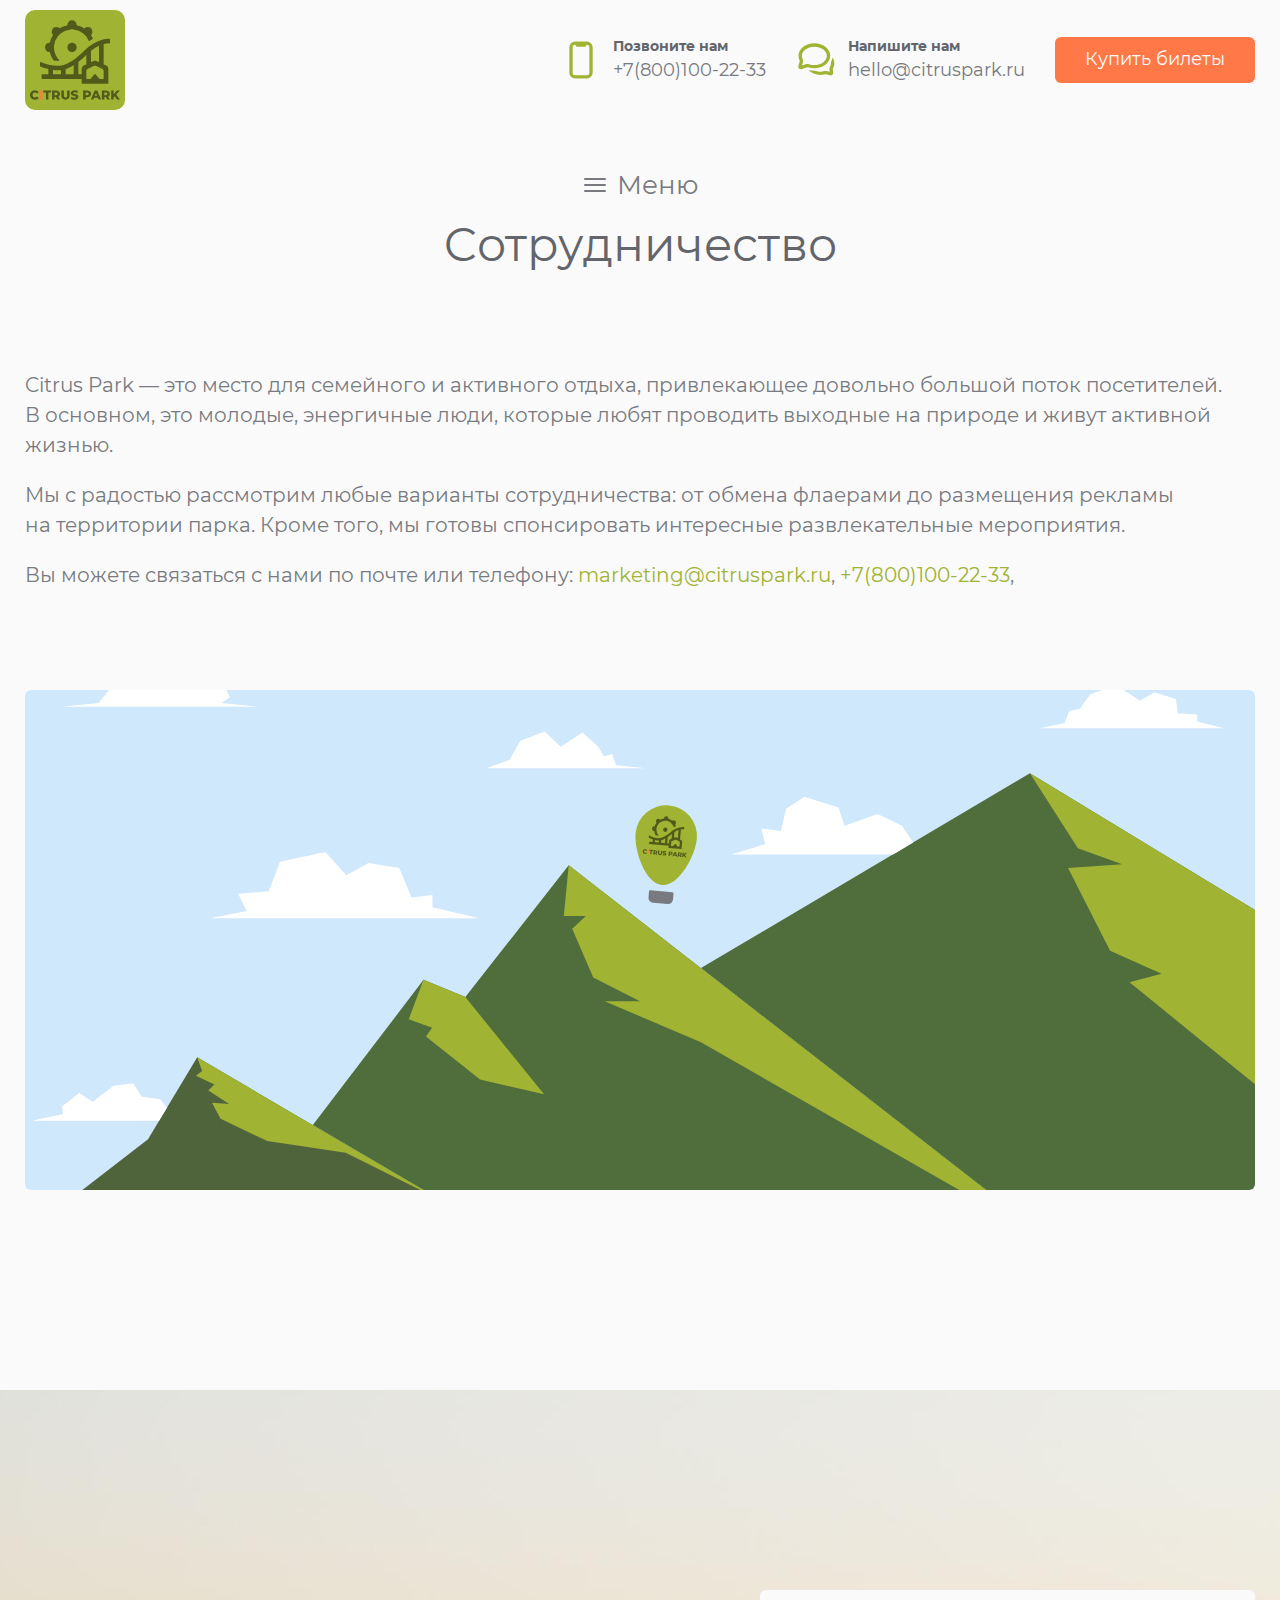
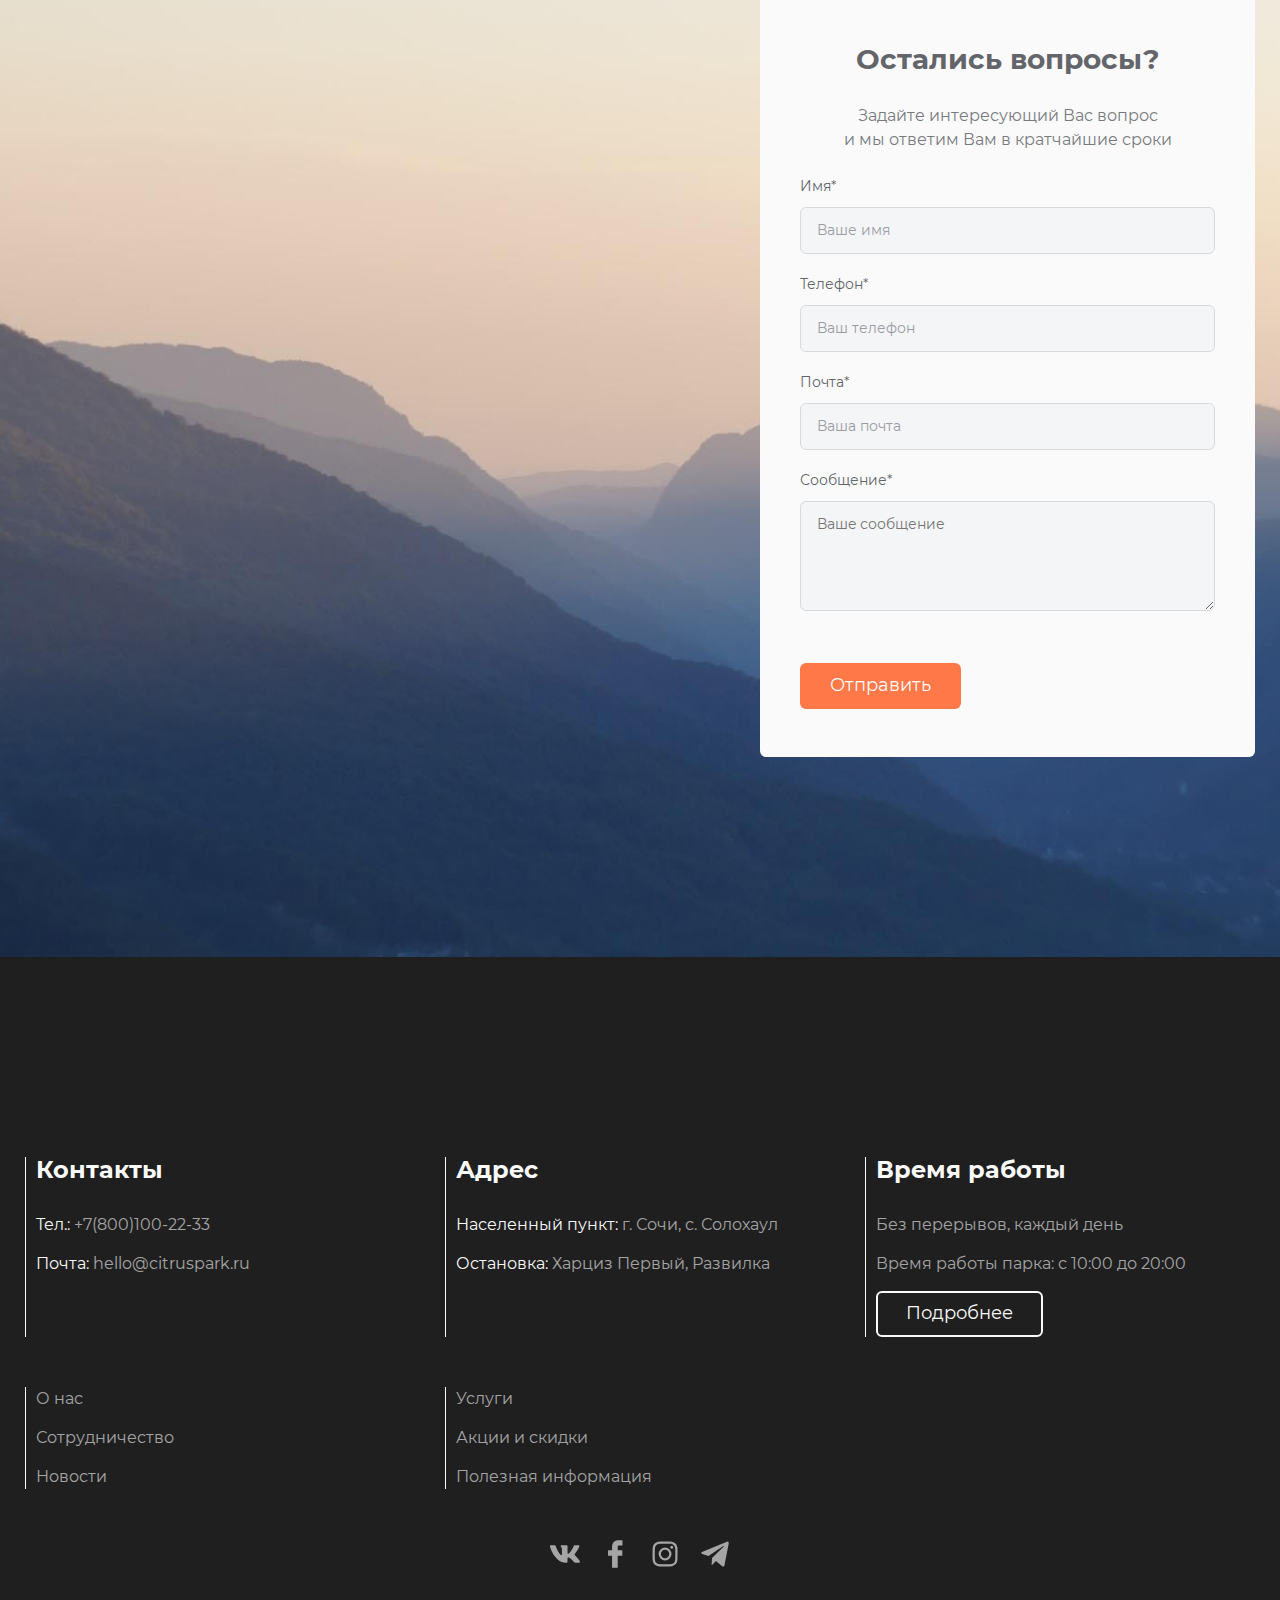
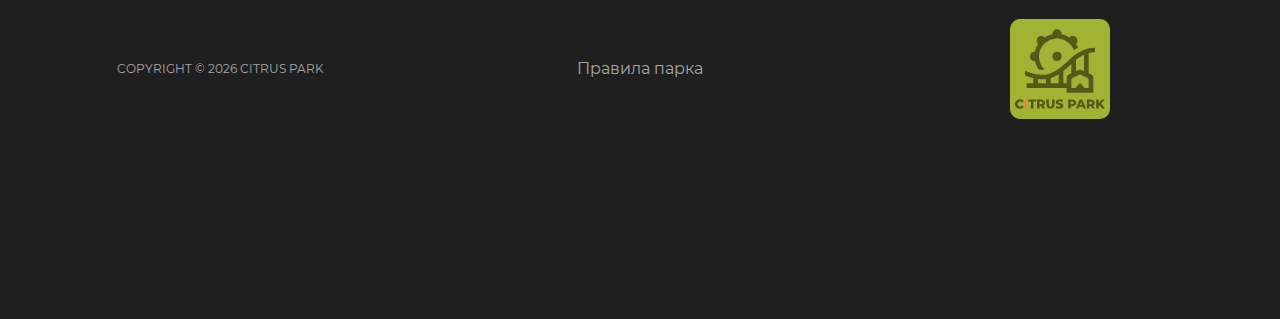
<file: cooperation.html>
<!DOCTYPE html><html lang="ru"><head><meta charset="UTF-8"><meta http-equiv="X-UA-Compatible" content="IE=edge"><meta name="viewport" content="width=device-width,initial-scale=1shrink-to-fit=no"><meta name="theme-color" content="#111111"><link rel="apple-touch-icon" sizes="180x180" href="./favicon/apple-touch-icon.png"><link rel="icon" type="image/png" sizes="32x32" href="./favicon/favicon-32x32.png"><link rel="icon" type="image/png" sizes="16x16" href="./favicon/favicon-16x16.png"><link rel="manifest" href="./favicon/site.webmanifest"><link rel="mask-icon" href="./favicon/safari-pinned-tab.svg" color="#000000"><meta name="msapplication-TileColor" content="#da532c"><meta name="theme-color" content="#1f1f1f"><title>Сотрудничество | Citrus Park</title><link rel="stylesheet" href="css/vendor.css"><link rel="stylesheet" href="css/main.css"></head><body><div class="site-container"><header class="header"><div class="container header__container"><div class="header__logo"><a href="/" class="logo"><img class="logo__image" src="./img/main/citrus-park--logo.svg" alt="Web-site Logo"></a></div><nav class="header__nav nav"><ul class="list-reset nav__list"><li class="nav__item"><a href="tel:+78001002233" class="nav__link nav__link nav__link--tel"><div class="nav__inner"><span class="nav__title">Позвоните нам</span> <span class="nav__value">+7(800)100-22-33</span></div></a></li><li class="nav__item"><a href="mailto:hello@citruspurk.ru" class="nav__link nav__link nav__link--mail"><div class="nav__inner"><span class="nav__title">Напишите нам</span> <span class="nav__value">hello@citruspark.ru</span></div></a></li><li class="nav__item"><a href="./services.html" title="Купить билеты" class="nav__btn btn-reset btn btn--fill" target="_blank">Купить билеты</a></li></ul></nav></div></header><main><section class="cooperation"><div class="container"><div class="cooperation__menu-burger menu-burger"><button class="btn-reset menu-burger__btn"><svg aria-hidden="true" class="menu-burger__btn-icon"><use xlink:href="img/sprite.svg#icon-burger-menu"></use></svg> Меню</button></div><h2 class="cooperation__title title title--center">Cотрудничество</h2><div class="cooperation__content"><div class="cooperation__info"><p class="cooperation__descr text-descr">Citrus Park&nbsp;&mdash; это место для семейного и&nbsp;активного отдыха, привлекающее довольно большой поток посетителей. В&nbsp;основном, это молодые, энергичные люди, которые любят проводить выходные на&nbsp;природе и&nbsp;живут активной жизнью.</p><p class="cooperation__descr text-descr">Мы&nbsp;с&nbsp;радостью рассмотрим любые варианты сотрудничества: от&nbsp;обмена флаерами до&nbsp;размещения рекламы на&nbsp;территории парка. Кроме того, мы&nbsp;готовы спонсировать интересные развлекательные мероприятия.</p><p class="cooperation__descr text-descr">Вы&nbsp;можете связаться с&nbsp;нами по&nbsp;почте или телефону: <a href="mailto:marketing@citruspark.ru" class="cooperation__link link">marketing@citruspark.ru</a>, <a href="tel:+78001002233" class="cooperation__link link">+7(800)100-22-33</a>,</p></div><div class="cooperation__section-bg"><img src="./img/page-cooperation/cooperation--bg-image-2.svg" aria-hidden="true" class="cooperation__bg-image"></div></div></div></section><section class="contact-us"><div class="container contact-us__container"><h2 class="contact-us__title title title-center visually-hidden">Свяжитесь с нами</h2><form action="" class="contact-us__form form-contact"><h3 class="form-contact__title">Остались вопросы?</h3><p class="form-contact__descr">Задайте интересующий Вас вопрос и&nbsp;мы&nbsp;ответим Вам в&nbsp;кратчайшие сроки</p><label for="" class="form-contact__label from-field"><span class="form-field__caption">Имя*</span> <input type="text" class="form-field__input" placeholder="Ваше имя" required></label> <label for="" class="form-contact__label from-field"><span class="form-field__caption">Телефон*</span> <input type="tel" class="form-field__input" placeholder="Ваш телефон" required></label> <label for="" class="form-contact__label from-field"><span class="form-field__caption">Почта*</span> <input type="email" class="form-field__input" placeholder="Ваша почта" required></label> <label for="" class="form-contact__label from-field"><span class="form-field__caption">Сообщение*</span> <textarea name="" id="" rows="4" class="form-field__textarea" placeholder="Вашe сообщение" required></textarea></label> <button type="submit" class="form-contact__btn btn-reset btn btn--fill">Отправить</button></form></div></section></main><footer class="footer"><div class="container footer__container grid"><div class="footer__cell grid"><div class="footer__block"><h3 class="footer__title">Контакты</h3><ul class="footer__list list-reset"><li class="footer__item"><span class="footer__category">Тел.:</span> <a href="tel:+78001002233" class="footer__link link link--footer">+7(800)100-22-33</a></li><li class="footer__item"><span class="footer__category">Почта:</span> <a href="mailto:hello@citruspurk.ru" class="footer__link link link--footer">hello@citruspark.ru</a></li></ul></div><div class="footer__block"><h3 class="footer__title">Адрес</h3><ul class="footer__list list-reset"><li class="footer__item"><p class="footer__text"><span class="footer__category">Населенный пункт:</span> г. Сочи, с. Солохаул</p></li><li class="footer__item"><p class="footer__text"><span class="footer__category">Остановка:</span> Харциз Первый, Развилка</p></li></ul></div><div class="footer__block"><h3 class="footer__title">Время работы</h3><ul class="footer__list list-reset"><li class="footer__item"><p class="footer__text">Без перерывов, каждый день</p></li><li class="footer__item"><p class="footer__text">Время работы парка: с 10:00 до 20:00</p></li><li class="footer__item"><a href="working-time.html" class="footer__btn btn btn--stroke-white">Подробнее</a></li></ul></div></div><div class="footer__cell grid"><div class="footer__block"><ul class="list-reset footer__list"><li class="footer__item"><a href="about-us.html" class="footer__link link link--footer">О нас</a></li><li class="footer__item"><a href="cooperation.html" class="footer__link link link--footer">Сотрудничество</a></li><li class="footer__item"><a href="./news.html" class="footer__link link link--footer">Новости</a></li></ul></div><div class="footer__block"><ul class="list-reset footer__list"><li class="footer__item"><a href="./services.html" class="footer__link link link--footer">Услуги</a></li><li class="footer__item"><a href="./promo.html" class="footer__link link link--footer">Акции и скидки</a></li><li class="footer__item"><a href="faq.html" class="footer__link link link--footer">Полезная информация</a></li></ul></div></div><div class="footer__cell"><ul class="list-reset social-list"><li class="social-list__item"><a href="#" title="наш vk" class="social-list__link"><svg aria-hidden="true" class="social-list__link-image"><use xlink:href="img/sprite.svg#social-vk"></use></svg></a></li><li class="social-list__item"><a href="#" title="наш facebook" class="social-list__link"><svg aria-hidden="true" class="social-list__link-image"><use xlink:href="img/sprite.svg#social-facebook"></use></svg></a></li><li class="social-list__item"><a href="#" title="наш instagram" class="social-list__link"><svg aria-hidden="true" class="social-list__link-image"><use xlink:href="img/sprite.svg#social-instagram"></use></svg></a></li><li class="social-list__item"><a href="#" title="наш telegram канал" class="social-list__link"><svg aria-hidden="true" class="social-list__link-image"><use xlink:href="img/sprite.svg#social-telegram"></use></svg></a></li></ul></div><div class="footer__cell footer__cell--bottom grid"><div class="footer__copyright"><span class="footer__copyright-text">copyright © <span class="footer__copyright-date"></span> citrus park</span></div><div class="footer__rules"><a href="./rules.html" class="footer__link link link--footer">Правила парка</a></div><div class="footer__logo"><a href="/" class="logo"><img class="logo__image" src="./img/main/citrus-park--logo.svg" alt="Web-site Logo"></a></div></div></div></footer><div class="progressbar"><div class="progressbar__line"></div></div><div class="menu-modal"><button class="btn-reset menu-modal__btn-close"><svg aria-hidden="true" class="menu-modal__btn-icon"><use xlink:href="img/sprite.svg#icon-cross"></use></svg></button><div class="menu-modal__content"><ul class="list-reset menu-modal__list"><li class="menu-modal__item"><a href="./index.html" class="menu-modal__link">Главная</a></li><li class="menu-modal__item"><a href="./about-us.html" class="menu-modal__link">О нас</a></li><li class="menu-modal__item"><a href="./working-time.html" class="menu-modal__link">Режим работы</a></li><li class="menu-modal__item"><a href="./destination.html" class="menu-modal__link">Как добраться</a></li><li class="menu-modal__item"><a href="./services.html" class="menu-modal__link">Услуги</a></li><li class="menu-modal__item"><a href="./promo.html" class="menu-modal__link">Акции и скидки</a></li><li class="menu-modal__item"><a href="./faq.html" class="menu-modal__link">Полезная информация</a></li><li class="menu-modal__item"><a href="./news.html" class="menu-modal__link">Новости</a></li><li class="menu-modal__item"><a href="./cooperation.html" class="menu-modal__link menu-modal__link--active">Сотрудничество</a></li></ul></div></div><div class="btn-up-wrapper"><button class="btn-reset btn-up" type="button" aria-label="Подняться наверх"><span class="btn-up__text">Вверх</span><div class="btn-up__block"><svg aria-hidden="true"><use xlink:href="img/sprite.svg#arrow-up-small"></use></svg></div></button></div></div><script src="js/vendor.js"></script><script src="js/main.js"></script></body></html>
</file>
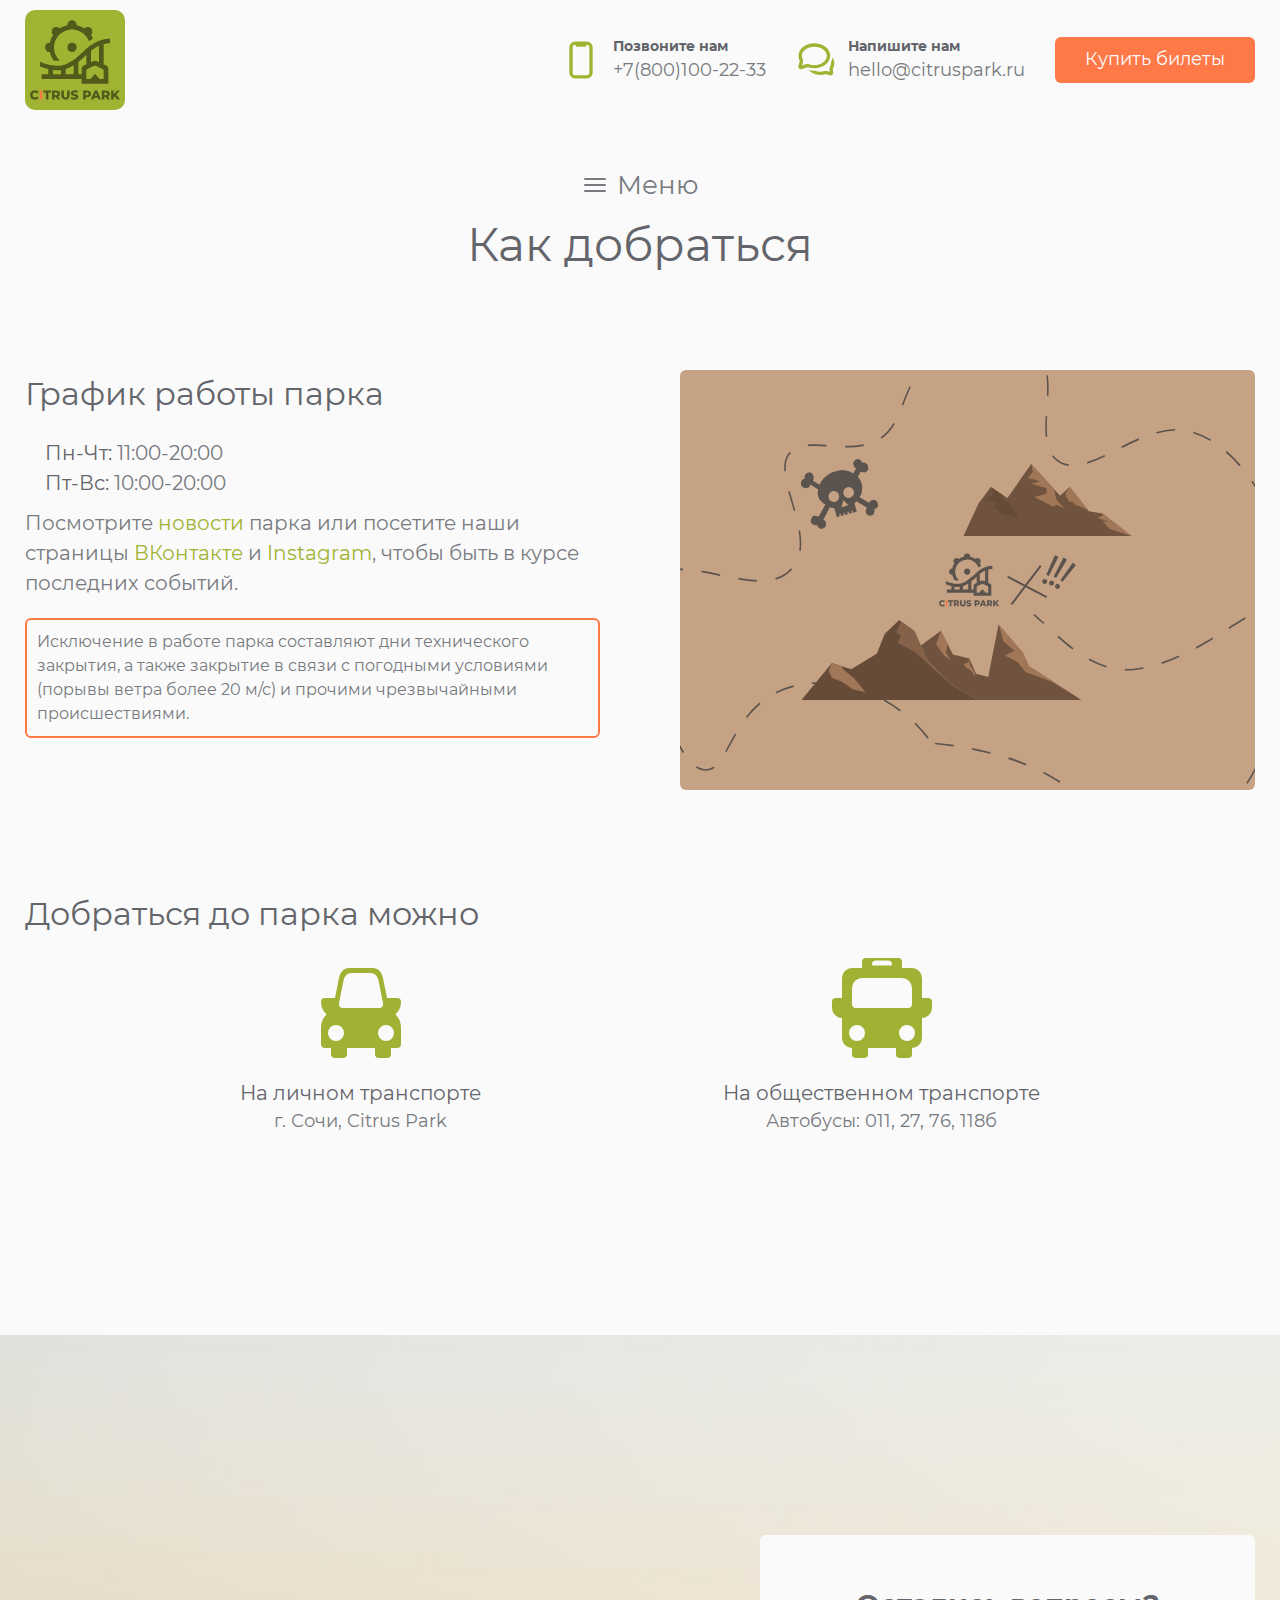
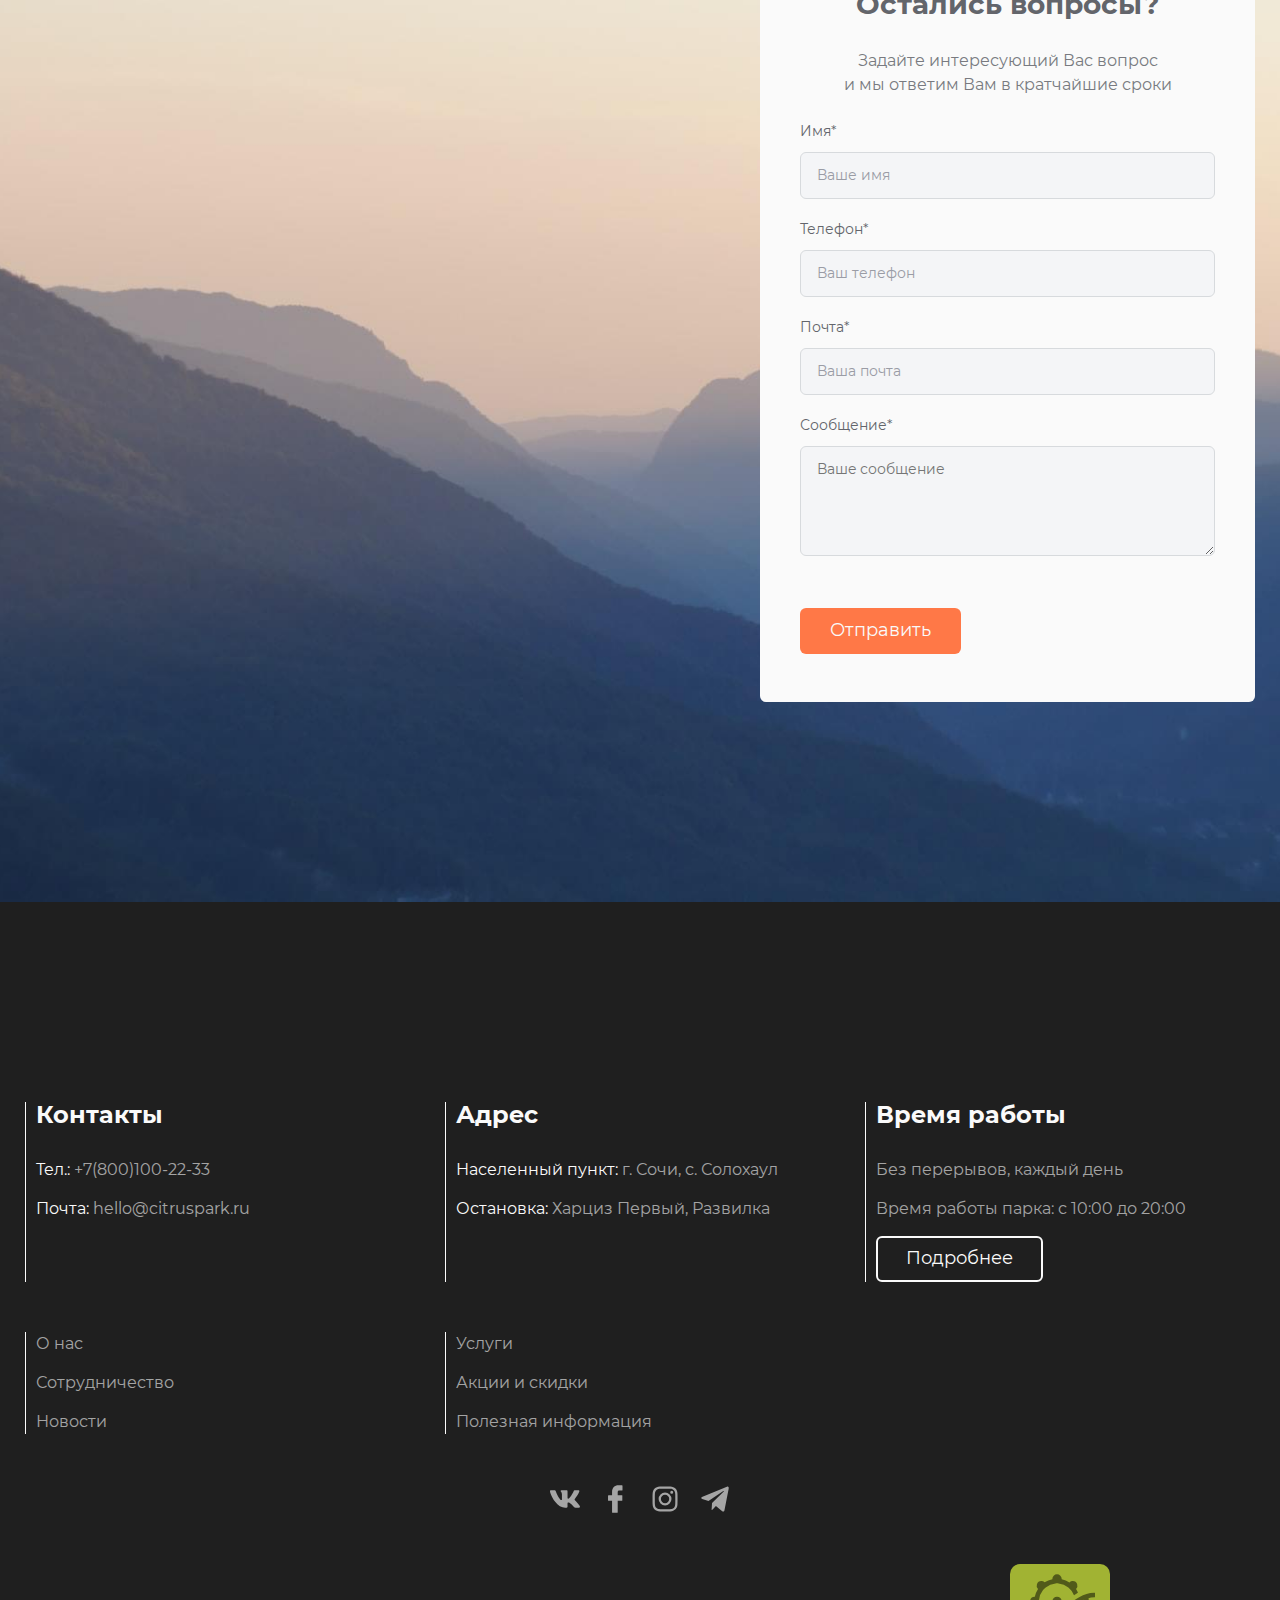
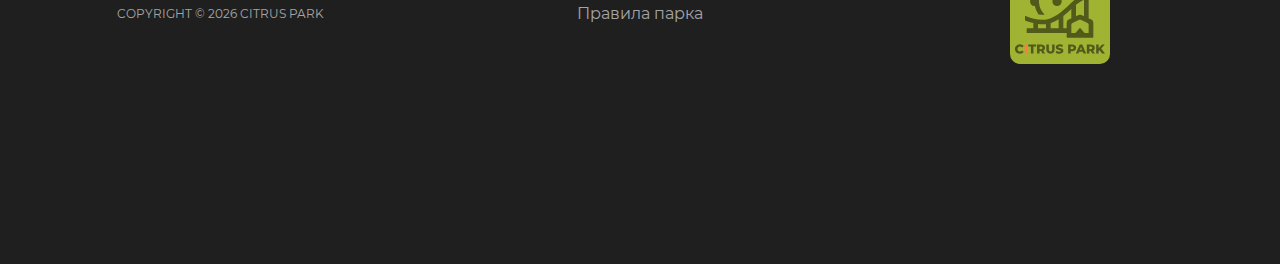
<file: destination.html>
<!DOCTYPE html><html lang="ru"><head><meta charset="UTF-8"><meta http-equiv="X-UA-Compatible" content="IE=edge"><meta name="viewport" content="width=device-width,initial-scale=1shrink-to-fit=no"><meta name="theme-color" content="#111111"><link rel="apple-touch-icon" sizes="180x180" href="./favicon/apple-touch-icon.png"><link rel="icon" type="image/png" sizes="32x32" href="./favicon/favicon-32x32.png"><link rel="icon" type="image/png" sizes="16x16" href="./favicon/favicon-16x16.png"><link rel="manifest" href="./favicon/site.webmanifest"><link rel="mask-icon" href="./favicon/safari-pinned-tab.svg" color="#000000"><meta name="msapplication-TileColor" content="#da532c"><meta name="theme-color" content="#1f1f1f"><title>Как добраться | Citrus Park</title><link rel="stylesheet" href="css/vendor.css"><link rel="stylesheet" href="css/main.css"></head><body><div class="site-container"><header class="header"><div class="container header__container"><div class="header__logo"><a href="/" class="logo"><img class="logo__image" src="./img/main/citrus-park--logo.svg" alt="Web-site Logo"></a></div><nav class="header__nav nav"><ul class="list-reset nav__list"><li class="nav__item"><a href="tel:+78001002233" class="nav__link nav__link nav__link--tel"><div class="nav__inner"><span class="nav__title">Позвоните нам</span> <span class="nav__value">+7(800)100-22-33</span></div></a></li><li class="nav__item"><a href="mailto:hello@citruspurk.ru" class="nav__link nav__link nav__link--mail"><div class="nav__inner"><span class="nav__title">Напишите нам</span> <span class="nav__value">hello@citruspark.ru</span></div></a></li><li class="nav__item"><a href="./services.html" title="Купить билеты" class="nav__btn btn-reset btn btn--fill" target="_blank">Купить билеты</a></li></ul></nav></div></header><main><section class="destination"><div class="container"><div class="destination__menu-burger menu-burger"><button class="btn-reset menu-burger__btn"><svg aria-hidden="true" class="menu-burger__btn-icon"><use xlink:href="img/sprite.svg#icon-burger-menu"></use></svg> Меню</button></div><h2 class="destination__title title title--center">Как добраться</h2><div class="destination__content"><div class="destination__content-item content-destination"><div class="content-destination__info"><h3 class="content-destination__title title title--subtitle">График работы парка</h3><ul class="list-reset content-destination__list"><li class="content-destination__item"><span>Пн-Чт: </span>11:00-20:00</li><li class="content-destination__item"><span>Пт-Вс: </span>10:00-20:00</li></ul><p class="content-destination__descr">Посмотрите <a href="#" class="destination__link link">новости</a> парка или посетите наши страницы <a href="#" class="destination__link link">ВКонтакте</a> и <a href="#" class="destination__link link">Instagram</a>, чтобы быть в курсе последних событий.</p><div class="content-destination__danger danger"><p class="danger__descr">Исключение в работе парка составляют дни технического закрытия, а также закрытие в связи с погодными условиями (порывы ветра более 20 м/с) и прочими чрезвычайными происшествиями.</p></div></div><div class="content-destination__section-bg"><img src="./img/page-destination/destination.svg" aria-hidden="true" class="content-destination__bg-image"></div></div><div class="destination__content-item content-transfer"><div class="content-transfer__info"><h3 class="content-transfer__title title title--subtitle">Добраться до парка можно</h3><ul class="list-reset content-transfer__list"><li class="content-transfer__item"><div class="transfer-item transfer-item--car"><span class="transfer-item__title">На&nbsp;личном транспорте</span> <span class="transfer-item__descr">г. Сочи, Citrus Park</span></div></li><li class="content-transfer__item"><div class="transfer-item transfer-item--bus"><span class="transfer-item__title">На&nbsp;общественном транспорте</span> <span class="transfer-item__descr">Автобусы: 011, 27, 76, 118б</span></div></li></ul></div></div></div></div></section><section class="contact-us"><div class="container contact-us__container"><h2 class="contact-us__title title title-center visually-hidden">Свяжитесь с нами</h2><form action="" class="contact-us__form form-contact"><h3 class="form-contact__title">Остались вопросы?</h3><p class="form-contact__descr">Задайте интересующий Вас вопрос и&nbsp;мы&nbsp;ответим Вам в&nbsp;кратчайшие сроки</p><label for="" class="form-contact__label from-field"><span class="form-field__caption">Имя*</span> <input type="text" class="form-field__input" placeholder="Ваше имя" required></label> <label for="" class="form-contact__label from-field"><span class="form-field__caption">Телефон*</span> <input type="tel" class="form-field__input" placeholder="Ваш телефон" required></label> <label for="" class="form-contact__label from-field"><span class="form-field__caption">Почта*</span> <input type="email" class="form-field__input" placeholder="Ваша почта" required></label> <label for="" class="form-contact__label from-field"><span class="form-field__caption">Сообщение*</span> <textarea name="" id="" rows="4" class="form-field__textarea" placeholder="Вашe сообщение" required></textarea></label> <button type="submit" class="form-contact__btn btn-reset btn btn--fill">Отправить</button></form></div></section></main><footer class="footer"><div class="container footer__container grid"><div class="footer__cell grid"><div class="footer__block"><h3 class="footer__title">Контакты</h3><ul class="footer__list list-reset"><li class="footer__item"><span class="footer__category">Тел.:</span> <a href="tel:+78001002233" class="footer__link link link--footer">+7(800)100-22-33</a></li><li class="footer__item"><span class="footer__category">Почта:</span> <a href="mailto:hello@citruspurk.ru" class="footer__link link link--footer">hello@citruspark.ru</a></li></ul></div><div class="footer__block"><h3 class="footer__title">Адрес</h3><ul class="footer__list list-reset"><li class="footer__item"><p class="footer__text"><span class="footer__category">Населенный пункт:</span> г. Сочи, с. Солохаул</p></li><li class="footer__item"><p class="footer__text"><span class="footer__category">Остановка:</span> Харциз Первый, Развилка</p></li></ul></div><div class="footer__block"><h3 class="footer__title">Время работы</h3><ul class="footer__list list-reset"><li class="footer__item"><p class="footer__text">Без перерывов, каждый день</p></li><li class="footer__item"><p class="footer__text">Время работы парка: с 10:00 до 20:00</p></li><li class="footer__item"><a href="working-time.html" class="footer__btn btn btn--stroke-white">Подробнее</a></li></ul></div></div><div class="footer__cell grid"><div class="footer__block"><ul class="list-reset footer__list"><li class="footer__item"><a href="about-us.html" class="footer__link link link--footer">О нас</a></li><li class="footer__item"><a href="cooperation.html" class="footer__link link link--footer">Сотрудничество</a></li><li class="footer__item"><a href="./news.html" class="footer__link link link--footer">Новости</a></li></ul></div><div class="footer__block"><ul class="list-reset footer__list"><li class="footer__item"><a href="./services.html" class="footer__link link link--footer">Услуги</a></li><li class="footer__item"><a href="./promo.html" class="footer__link link link--footer">Акции и скидки</a></li><li class="footer__item"><a href="faq.html" class="footer__link link link--footer">Полезная информация</a></li></ul></div></div><div class="footer__cell"><ul class="list-reset social-list"><li class="social-list__item"><a href="#" title="наш vk" class="social-list__link"><svg aria-hidden="true" class="social-list__link-image"><use xlink:href="img/sprite.svg#social-vk"></use></svg></a></li><li class="social-list__item"><a href="#" title="наш facebook" class="social-list__link"><svg aria-hidden="true" class="social-list__link-image"><use xlink:href="img/sprite.svg#social-facebook"></use></svg></a></li><li class="social-list__item"><a href="#" title="наш instagram" class="social-list__link"><svg aria-hidden="true" class="social-list__link-image"><use xlink:href="img/sprite.svg#social-instagram"></use></svg></a></li><li class="social-list__item"><a href="#" title="наш telegram канал" class="social-list__link"><svg aria-hidden="true" class="social-list__link-image"><use xlink:href="img/sprite.svg#social-telegram"></use></svg></a></li></ul></div><div class="footer__cell footer__cell--bottom grid"><div class="footer__copyright"><span class="footer__copyright-text">copyright © <span class="footer__copyright-date"></span> citrus park</span></div><div class="footer__rules"><a href="./rules.html" class="footer__link link link--footer">Правила парка</a></div><div class="footer__logo"><a href="/" class="logo"><img class="logo__image" src="./img/main/citrus-park--logo.svg" alt="Web-site Logo"></a></div></div></div></footer><div class="progressbar"><div class="progressbar__line"></div></div><div class="menu-modal"><button class="btn-reset menu-modal__btn-close"><svg aria-hidden="true" class="menu-modal__btn-icon"><use xlink:href="img/sprite.svg#icon-cross"></use></svg></button><div class="menu-modal__content"><ul class="list-reset menu-modal__list"><li class="menu-modal__item"><a href="./index.html" class="menu-modal__link">Главная</a></li><li class="menu-modal__item"><a href="./about-us.html" class="menu-modal__link">О нас</a></li><li class="menu-modal__item"><a href="./working-time.html" class="menu-modal__link">Режим работы</a></li><li class="menu-modal__item"><a href="./destination.html" class="menu-modal__link menu-modal__link--active">Как добраться</a></li><li class="menu-modal__item"><a href="./services.html" class="menu-modal__link">Услуги</a></li><li class="menu-modal__item"><a href="./promo.html" class="menu-modal__link">Акции и скидки</a></li><li class="menu-modal__item"><a href="./faq.html" class="menu-modal__link">Полезная информация</a></li><li class="menu-modal__item"><a href="./news.html" class="menu-modal__link">Новости</a></li><li class="menu-modal__item"><a href="./cooperation.html" class="menu-modal__link">Сотрудничество</a></li></ul></div></div><div class="btn-up-wrapper"><button class="btn-reset btn-up" type="button" aria-label="Подняться наверх"><span class="btn-up__text">Вверх</span><div class="btn-up__block"><svg aria-hidden="true"><use xlink:href="img/sprite.svg#arrow-up-small"></use></svg></div></button></div></div><script src="js/vendor.js"></script><script src="js/main.js"></script></body></html>
</file>
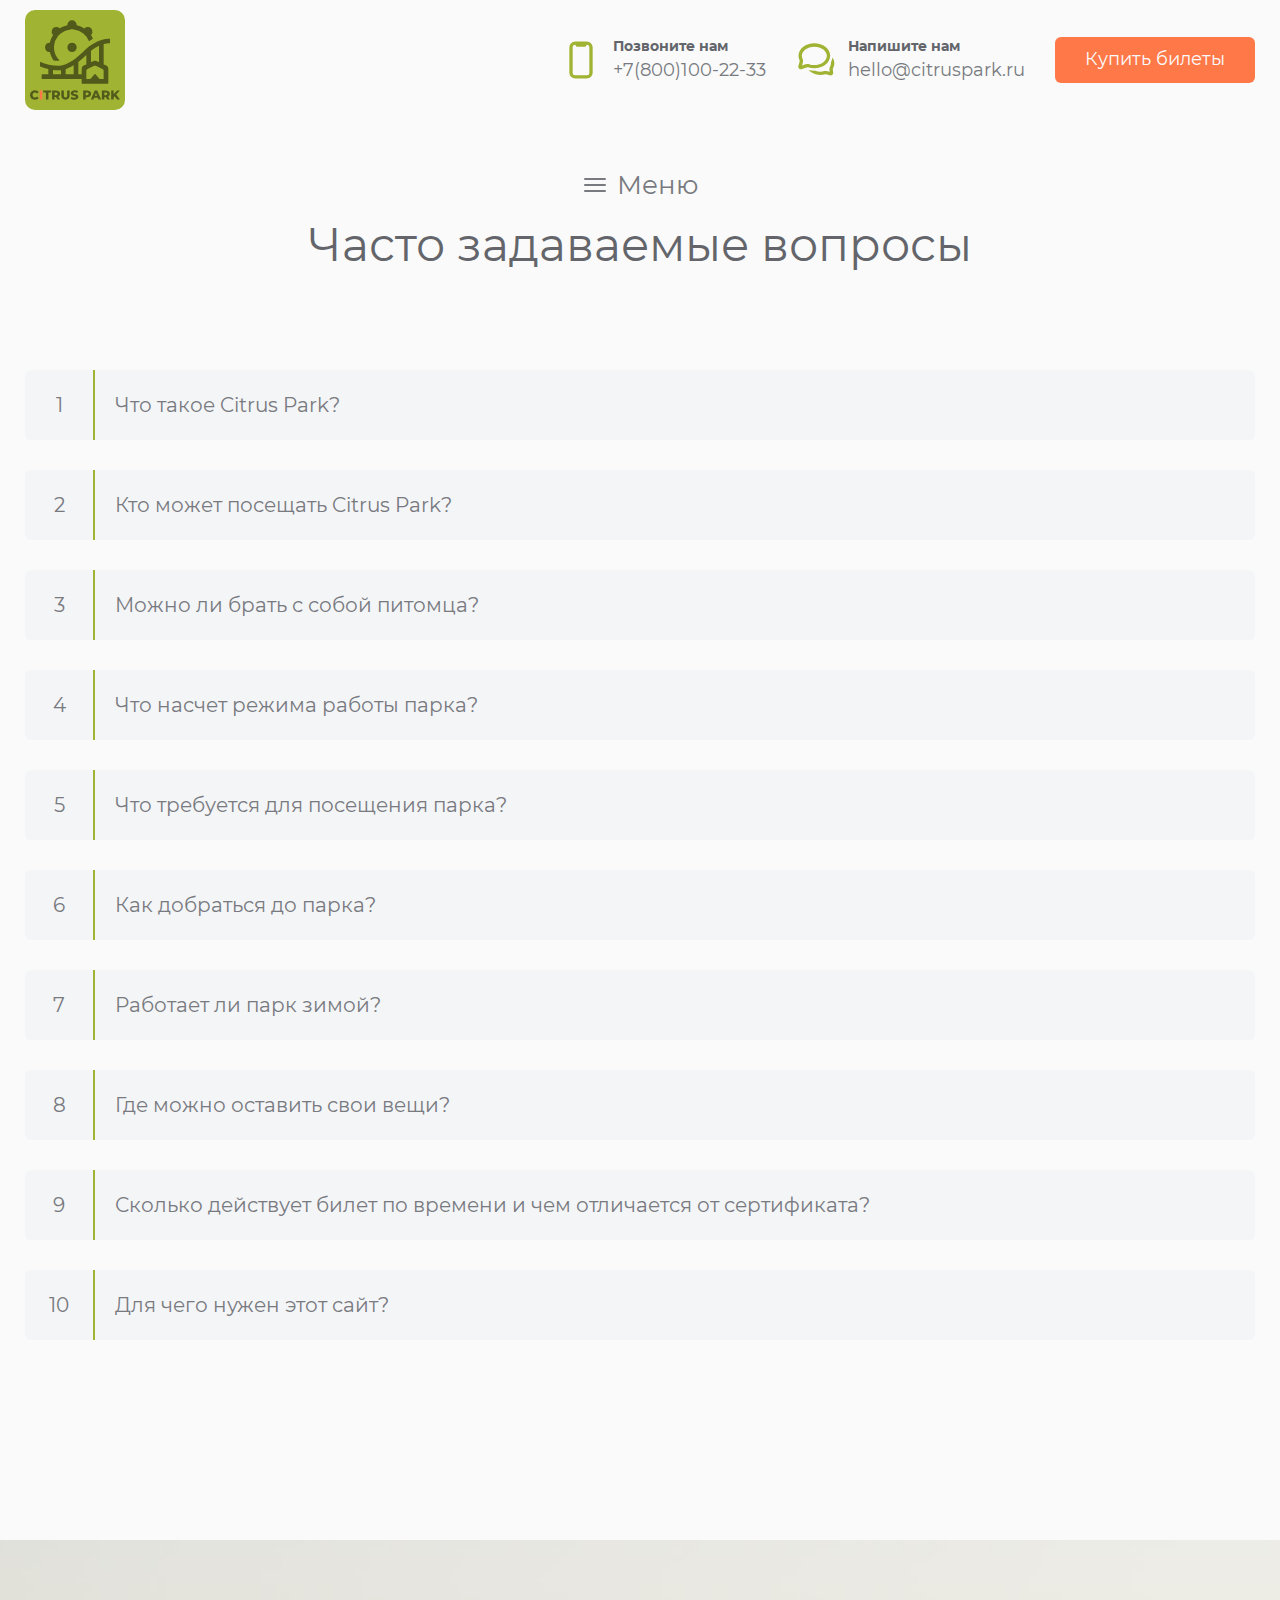
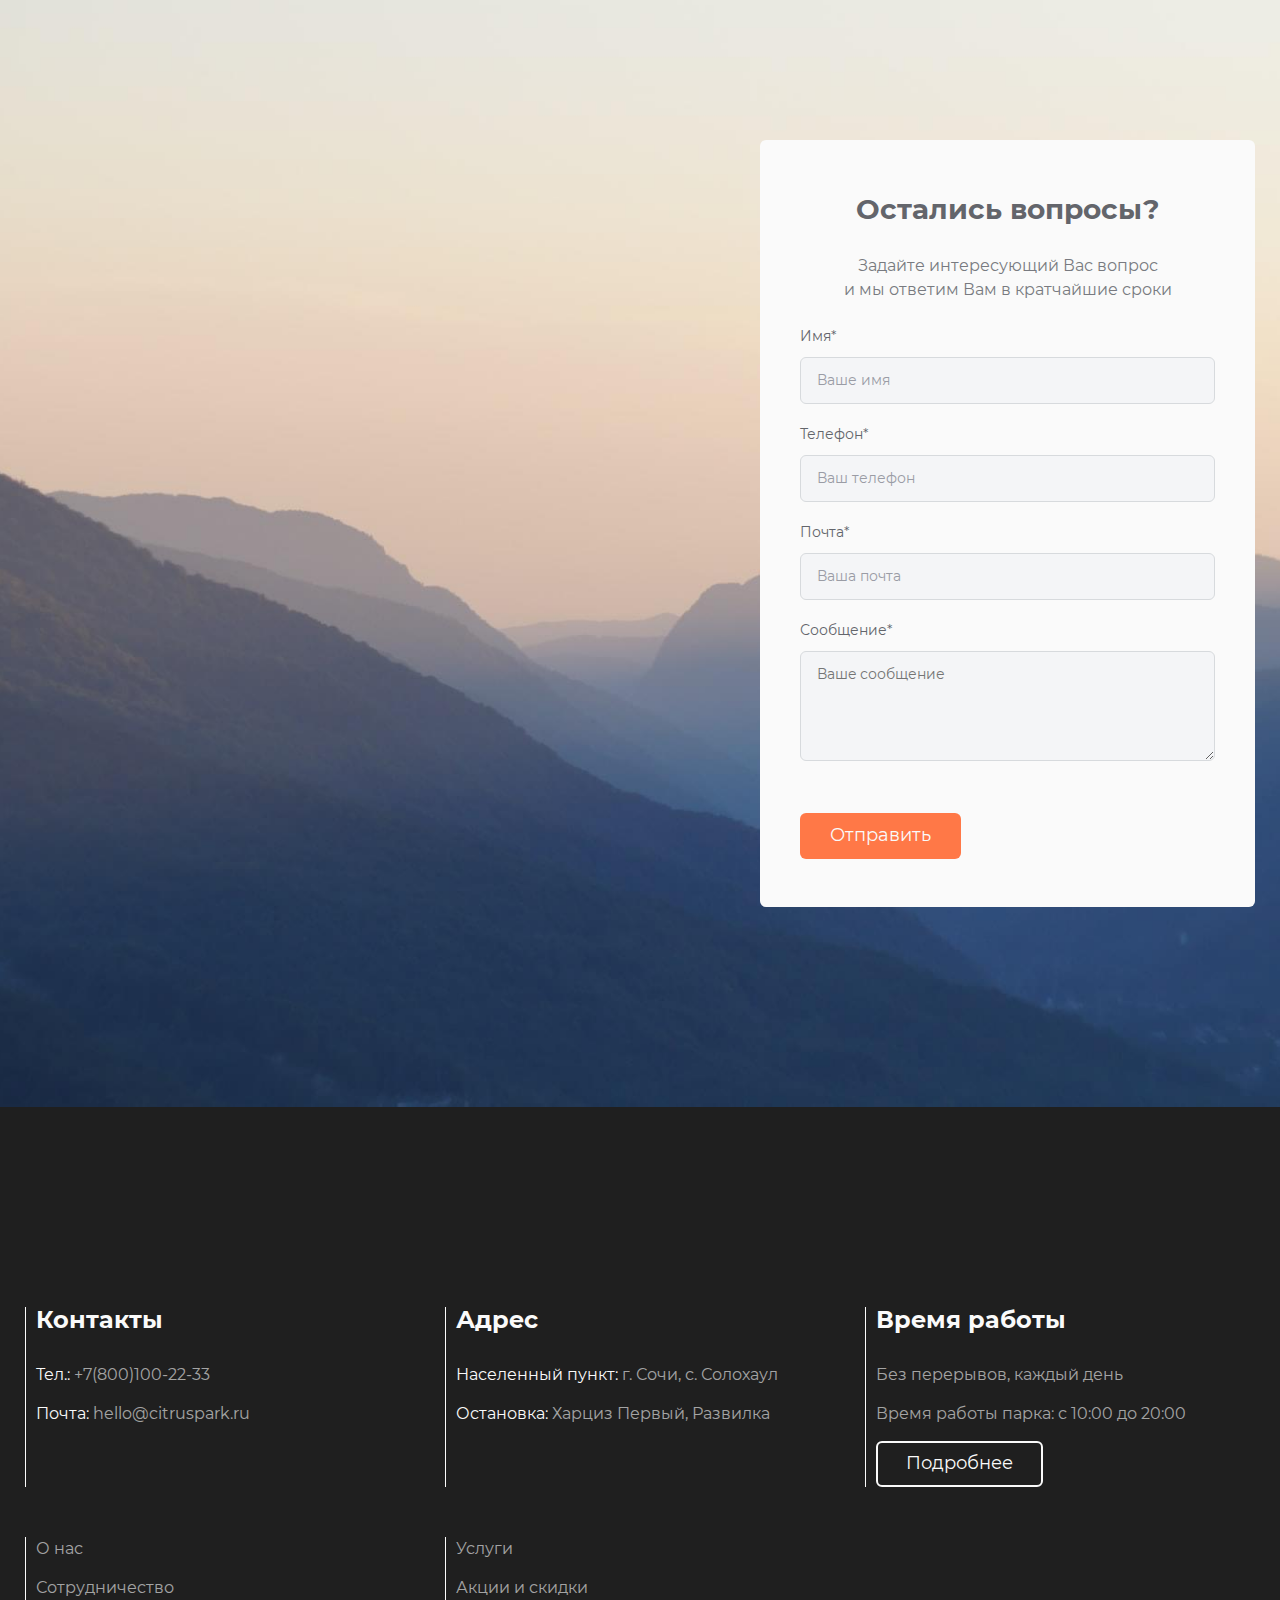
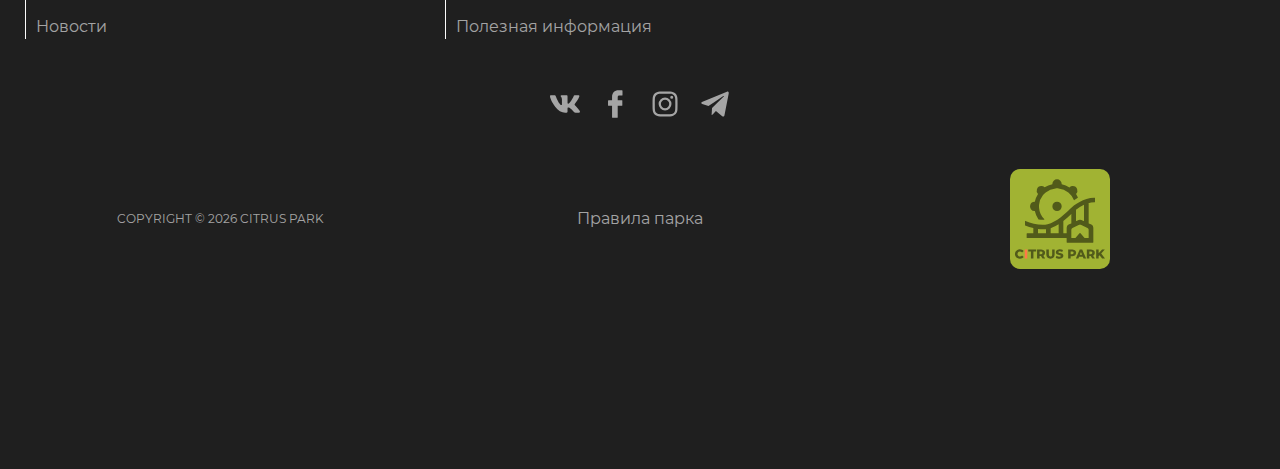
<file: faq.html>
<!DOCTYPE html><html lang="ru"><head><meta charset="UTF-8"><meta http-equiv="X-UA-Compatible" content="IE=edge"><meta name="viewport" content="width=device-width,initial-scale=1shrink-to-fit=no"><meta name="theme-color" content="#111111"><link rel="apple-touch-icon" sizes="180x180" href="./favicon/apple-touch-icon.png"><link rel="icon" type="image/png" sizes="32x32" href="./favicon/favicon-32x32.png"><link rel="icon" type="image/png" sizes="16x16" href="./favicon/favicon-16x16.png"><link rel="manifest" href="./favicon/site.webmanifest"><link rel="mask-icon" href="./favicon/safari-pinned-tab.svg" color="#000000"><meta name="msapplication-TileColor" content="#da532c"><meta name="theme-color" content="#1f1f1f"><title>FAQ | Citrus Park</title><link rel="stylesheet" href="css/vendor.css"><link rel="stylesheet" href="css/main.css"><!-- Fonts Awesome iCons --><!-- <script src="https://kit.fontawesome.com/baa501ae1a.js" crossorigin="anonymous"></script> --></head><body><div class="site-container"><header class="header"><div class="container header__container"><div class="header__logo"><a href="/" class="logo"><img class="logo__image" src="./img/main/citrus-park--logo.svg" alt="Web-site Logo"></a></div><nav class="header__nav nav"><ul class="list-reset nav__list"><li class="nav__item"><a href="tel:+78001002233" class="nav__link nav__link nav__link--tel"><div class="nav__inner"><span class="nav__title">Позвоните нам</span> <span class="nav__value">+7(800)100-22-33</span></div></a></li><li class="nav__item"><a href="mailto:hello@citruspurk.ru" class="nav__link nav__link nav__link--mail"><div class="nav__inner"><span class="nav__title">Напишите нам</span> <span class="nav__value">hello@citruspark.ru</span></div></a></li><li class="nav__item"><a href="./services.html" title="Купить билеты" class="nav__btn btn-reset btn btn--fill" target="_blank">Купить билеты</a></li></ul></nav></div></header><main><section class="faq"><div class="container"><div class="faq__menu-burger menu-burger"><button class="btn-reset menu-burger__btn"><svg aria-hidden="true" class="menu-burger__btn-icon"><use xlink:href="img/sprite.svg#icon-burger-menu"></use></svg> Меню</button></div><h2 class="faq__title title title--center">Часто задаваемые вопросы</h2><div class="faq__content"><ul class="list-reset faq__list"><li class="faq__item"><div class="faq-item" aria-expanded="false" data-openlist="false"><div class="faq-item__count"></div><div class="faq-item__content"><h3 class="faq-item__title">Что такое Citrus Park?</h3><div class="faq-item__inner" aria-hidden="true"><p class="faq-item__descr text-descr">Citrus Park&nbsp;&mdash; это парк развлечений. Здесь Вы&nbsp;можете отдохнуть как семьей, так и&nbsp;компание друзей, получить море эмоций и&nbsp;впечатлений.</p></div></div></div></li><li class="faq__item"><div class="faq-item" aria-expanded="false" data-openlist="false"><div class="faq-item__count"></div><div class="faq-item__content"><h3 class="faq-item__title">Кто может посещать Citrus Park?</h3><div class="faq-item__inner" aria-hidden="true"><p class="faq-item__descr text-descr">Наш парк может посещать любой желающий! Мы&nbsp;будем рады как детям, так и&nbsp;взрослым!</p></div></div></div></li><li class="faq__item"><div class="faq-item" aria-expanded="false" data-openlist="false"><div class="faq-item__count"></div><div class="faq-item__content"><h3 class="faq-item__title">Можно&nbsp;ли брать с&nbsp;собой питомца?</h3><div class="faq-item__inner" aria-hidden="true"><p class="faq-item__descr text-descr">К&nbsp;сожалению, нет. На&nbsp;территории Citrus парка нельзя находиться с&nbsp;домашними животными. Здесь расположены детские площадки, и&nbsp;появление домашних питомцев недопустимо.</p></div></div></div></li><li class="faq__item"><div class="faq-item" aria-expanded="false" data-openlist="false"><div class="faq-item__count"></div><div class="faq-item__content"><h3 class="faq-item__title">Что насчет режима работы парка?</h3><div class="faq-item__inner" aria-hidden="true"><p class="faq-item__descr text-descr">С&nbsp;режимом работы парка&nbsp;Вы можете ознакомиться <a href="./working-time.html" class="faq__link link">здесь</a>. Также, перед посещением парка рекомендуем посетить наши страницы <a href="#" class="faq__link link">ВКонтакте</a> и&nbsp;<a href="#" class="faq__link link">Instagram</a>.</p></div></div></div></li><li class="faq__item"><div class="faq-item" aria-expanded="false" data-openlist="false"><div class="faq-item__count"></div><div class="faq-item__content"><h3 class="faq-item__title">Что требуется для посещения парка?</h3><div class="faq-item__inner" aria-hidden="true"><p class="faq-item__descr text-descr">Для посещения парка требуется только Ваше желание! Надевайте удобную одежду, обувь и&nbsp;приезжайте к&nbsp;нам. Ограничением для покорения того или иного препятствия могут выступить врачебные ограничения к&nbsp;физическим нагрузкам или недавний период операционного вмешательства. Самостоятельное посещение доступно для детей от&nbsp;14&nbsp;лет. Для этого необходимо предоставить свой паспорт и&nbsp;расписку от&nbsp;родителей в&nbsp;кассу парка.</p></div></div></div></li><li class="faq__item"><div class="faq-item" aria-expanded="false" data-openlist="false"><div class="faq-item__count"></div><div class="faq-item__content"><h3 class="faq-item__title">Как добраться до&nbsp;парка?</h3><div class="faq-item__inner" aria-hidden="true"><p class="faq-item__descr text-descr">До&nbsp;нашего парка&nbsp;Вы можете добраться на&nbsp;личном или общественном транспорте. В&nbsp;<a href="#" class="faq__link link">этом</a> разделе&nbsp;Вы можете выбрать город и&nbsp;посмотреть маршрут до&nbsp;нашего парка.</p></div></div></div></li><li class="faq__item"><div class="faq-item" aria-expanded="false" data-openlist="false"><div class="faq-item__count"></div><div class="faq-item__content"><h3 class="faq-item__title">Работает&nbsp;ли парк зимой?</h3><div class="faq-item__inner" aria-hidden="true"><p class="faq-item__descr text-descr">Наш парк работает в&nbsp;зимний период в&nbsp;зимнем режиме! Кроме того, в&nbsp;связи с&nbsp;погодными условиями возможна приостановка работы парка до&nbsp;их&nbsp;нормализации. Проверьте последние <a href="./news.html" class="faq__link link">новости</a> или посетите страницы <a href="#" class="faq__link link">ВКонтакте</a> и&nbsp;<a href="#" class="faq__link link">Instagram</a>.</p></div></div></div></li><li class="faq__item"><div class="faq-item" aria-expanded="false" data-openlist="false"><div class="faq-item__count"></div><div class="faq-item__content"><h3 class="faq-item__title">Где можно оставить свои вещи?</h3><div class="faq-item__inner" aria-hidden="true"><p class="faq-item__descr text-descr">Свои личные вещи можно оставить в&nbsp;камерах хранения. В&nbsp;них Вы сможете спокойно оставить все ненужное и&nbsp;отправиться за&nbsp;эмоциями и&nbsp;впечатлениям.</p></div></div></div></li><li class="faq__item"><div class="faq-item" aria-expanded="false" data-openlist="false"><div class="faq-item__count"></div><div class="faq-item__content"><h3 class="faq-item__title">Сколько действует билет по&nbsp;времени и&nbsp;чем отличается от&nbsp;сертификата?</h3><div class="faq-item__inner" aria-hidden="true"><p class="faq-item__descr text-descr">Билет действителен только в&nbsp;течение дня покупки. Сертификат действует в&nbsp;течение текущего сезона с&nbsp;момента его приобретения.</p></div></div></div></li><li class="faq__item"><div class="faq-item" aria-expanded="false" data-openlist="false"><div class="faq-item__count"></div><div class="faq-item__content"><h3 class="faq-item__title">Для чего нужен этот сайт?</h3><div class="faq-item__inner" aria-hidden="true"><p class="faq-item__descr text-descr">Я&nbsp;&mdash; начинающий frontend разработчик. Citrus Park&nbsp;&mdash; это сайт об&nbsp;абстрактном парке развлечений и&nbsp;отдыха. Он&nbsp;является своего рода полигоном, на&nbsp;котором я&nbsp;практикую навыки. Пока я&nbsp;лишь в&nbsp;начале своего пути разработчика, а&nbsp;этот сайт является отправной точкой.<br><a href="./George Mikhalevskii - Resume.pdf" download class="faq__link link">Мое резюме</a></p></div></div></div></li></ul></div></div></section><section class="contact-us"><div class="container contact-us__container"><h2 class="contact-us__title title title-center visually-hidden">Свяжитесь с нами</h2><form action="" class="contact-us__form form-contact"><h3 class="form-contact__title">Остались вопросы?</h3><p class="form-contact__descr">Задайте интересующий Вас вопрос и&nbsp;мы&nbsp;ответим Вам в&nbsp;кратчайшие сроки</p><label for="" class="form-contact__label from-field"><span class="form-field__caption">Имя*</span> <input type="text" class="form-field__input" placeholder="Ваше имя" required></label> <label for="" class="form-contact__label from-field"><span class="form-field__caption">Телефон*</span> <input type="tel" class="form-field__input" placeholder="Ваш телефон" required></label> <label for="" class="form-contact__label from-field"><span class="form-field__caption">Почта*</span> <input type="email" class="form-field__input" placeholder="Ваша почта" required></label> <label for="" class="form-contact__label from-field"><span class="form-field__caption">Сообщение*</span> <textarea name="" id="" rows="4" class="form-field__textarea" placeholder="Вашe сообщение" required></textarea></label> <button type="submit" class="form-contact__btn btn-reset btn btn--fill">Отправить</button></form></div></section></main><footer class="footer"><div class="container footer__container grid"><div class="footer__cell grid"><div class="footer__block"><h3 class="footer__title">Контакты</h3><ul class="footer__list list-reset"><li class="footer__item"><span class="footer__category">Тел.:</span> <a href="tel:+78001002233" class="footer__link link link--footer">+7(800)100-22-33</a></li><li class="footer__item"><span class="footer__category">Почта:</span> <a href="mailto:hello@citruspurk.ru" class="footer__link link link--footer">hello@citruspark.ru</a></li></ul></div><div class="footer__block"><h3 class="footer__title">Адрес</h3><ul class="footer__list list-reset"><li class="footer__item"><p class="footer__text"><span class="footer__category">Населенный пункт:</span> г. Сочи, с. Солохаул</p></li><li class="footer__item"><p class="footer__text"><span class="footer__category">Остановка:</span> Харциз Первый, Развилка</p></li></ul></div><div class="footer__block"><h3 class="footer__title">Время работы</h3><ul class="footer__list list-reset"><li class="footer__item"><p class="footer__text">Без перерывов, каждый день</p></li><li class="footer__item"><p class="footer__text">Время работы парка: с 10:00 до 20:00</p></li><li class="footer__item"><a href="working-time.html" class="footer__btn btn btn--stroke-white">Подробнее</a></li></ul></div></div><div class="footer__cell grid"><div class="footer__block"><ul class="list-reset footer__list"><li class="footer__item"><a href="about-us.html" class="footer__link link link--footer">О нас</a></li><li class="footer__item"><a href="cooperation.html" class="footer__link link link--footer">Сотрудничество</a></li><li class="footer__item"><a href="./news.html" class="footer__link link link--footer">Новости</a></li></ul></div><div class="footer__block"><ul class="list-reset footer__list"><li class="footer__item"><a href="./services.html" class="footer__link link link--footer">Услуги</a></li><li class="footer__item"><a href="./promo.html" class="footer__link link link--footer">Акции и скидки</a></li><li class="footer__item"><a href="faq.html" class="footer__link link link--footer">Полезная информация</a></li></ul></div></div><div class="footer__cell"><ul class="list-reset social-list"><li class="social-list__item"><a href="#" title="наш vk" class="social-list__link"><svg aria-hidden="true" class="social-list__link-image"><use xlink:href="img/sprite.svg#social-vk"></use></svg></a></li><li class="social-list__item"><a href="#" title="наш facebook" class="social-list__link"><svg aria-hidden="true" class="social-list__link-image"><use xlink:href="img/sprite.svg#social-facebook"></use></svg></a></li><li class="social-list__item"><a href="#" title="наш instagram" class="social-list__link"><svg aria-hidden="true" class="social-list__link-image"><use xlink:href="img/sprite.svg#social-instagram"></use></svg></a></li><li class="social-list__item"><a href="#" title="наш telegram канал" class="social-list__link"><svg aria-hidden="true" class="social-list__link-image"><use xlink:href="img/sprite.svg#social-telegram"></use></svg></a></li></ul></div><div class="footer__cell footer__cell--bottom grid"><div class="footer__copyright"><span class="footer__copyright-text">copyright © <span class="footer__copyright-date"></span> citrus park</span></div><div class="footer__rules"><a href="./rules.html" class="footer__link link link--footer">Правила парка</a></div><div class="footer__logo"><a href="/" class="logo"><img class="logo__image" src="./img/main/citrus-park--logo.svg" alt="Web-site Logo"></a></div></div></div></footer><div class="progressbar"><div class="progressbar__line"></div></div><div class="menu-modal"><button class="btn-reset menu-modal__btn-close"><svg aria-hidden="true" class="menu-modal__btn-icon"><use xlink:href="img/sprite.svg#icon-cross"></use></svg></button><div class="menu-modal__content"><ul class="list-reset menu-modal__list"><li class="menu-modal__item"><a href="./index.html" class="menu-modal__link">Главная</a></li><li class="menu-modal__item"><a href="./about-us.html" class="menu-modal__link">О нас</a></li><li class="menu-modal__item"><a href="./working-time.html" class="menu-modal__link">Режим работы</a></li><li class="menu-modal__item"><a href="./destination.html" class="menu-modal__link">Как добраться</a></li><li class="menu-modal__item"><a href="./services.html" class="menu-modal__link">Услуги</a></li><li class="menu-modal__item"><a href="./promo.html" class="menu-modal__link">Акции и скидки</a></li><li class="menu-modal__item"><a href="./faq.html" class="menu-modal__link menu-modal__link--active">Полезная информация</a></li><li class="menu-modal__item"><a href="./news.html" class="menu-modal__link">Новости</a></li><li class="menu-modal__item"><a href="./cooperation.html" class="menu-modal__link">Сотрудничество</a></li></ul></div></div><div class="btn-up-wrapper"><button class="btn-reset btn-up" type="button" aria-label="Подняться наверх"><span class="btn-up__text">Вверх</span><div class="btn-up__block"><svg aria-hidden="true"><use xlink:href="img/sprite.svg#arrow-up-small"></use></svg></div></button></div></div><script src="js/vendor.js"></script><script src="js/main.js"></script></body></html>
</file>
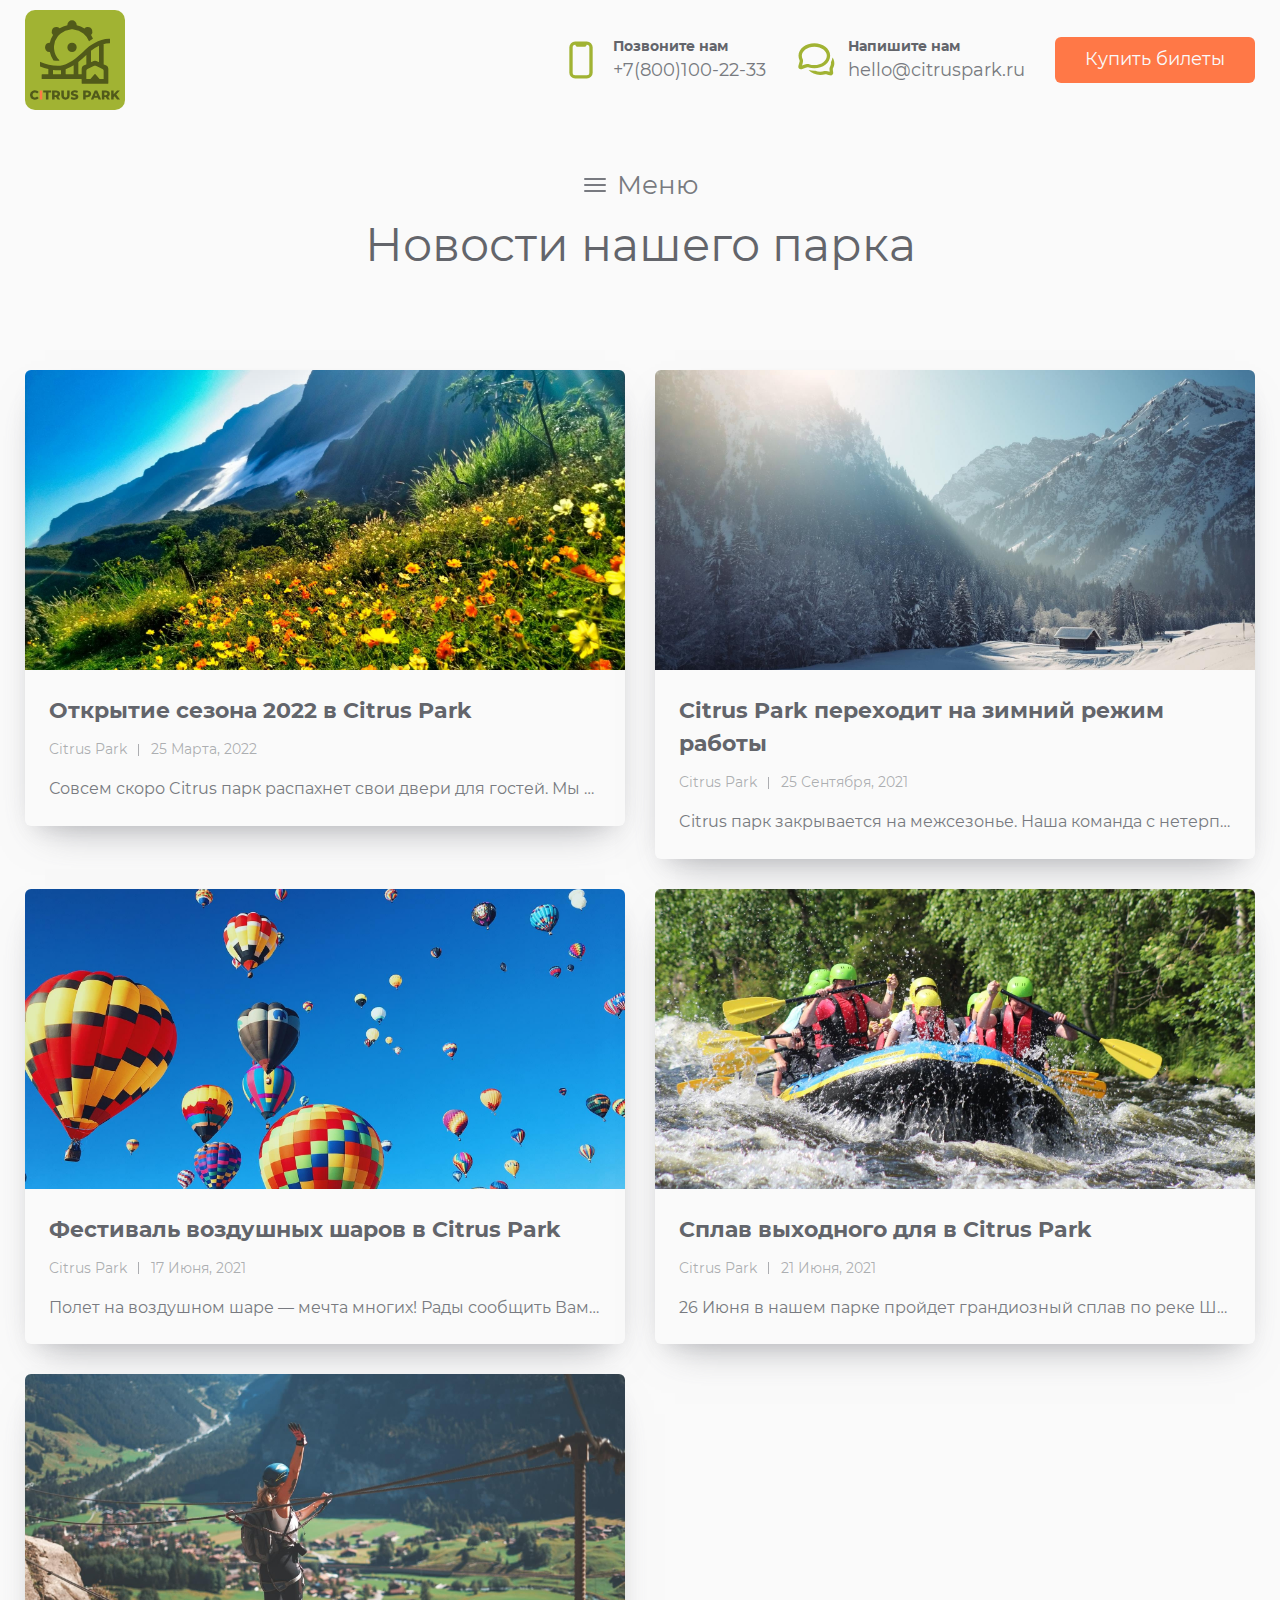
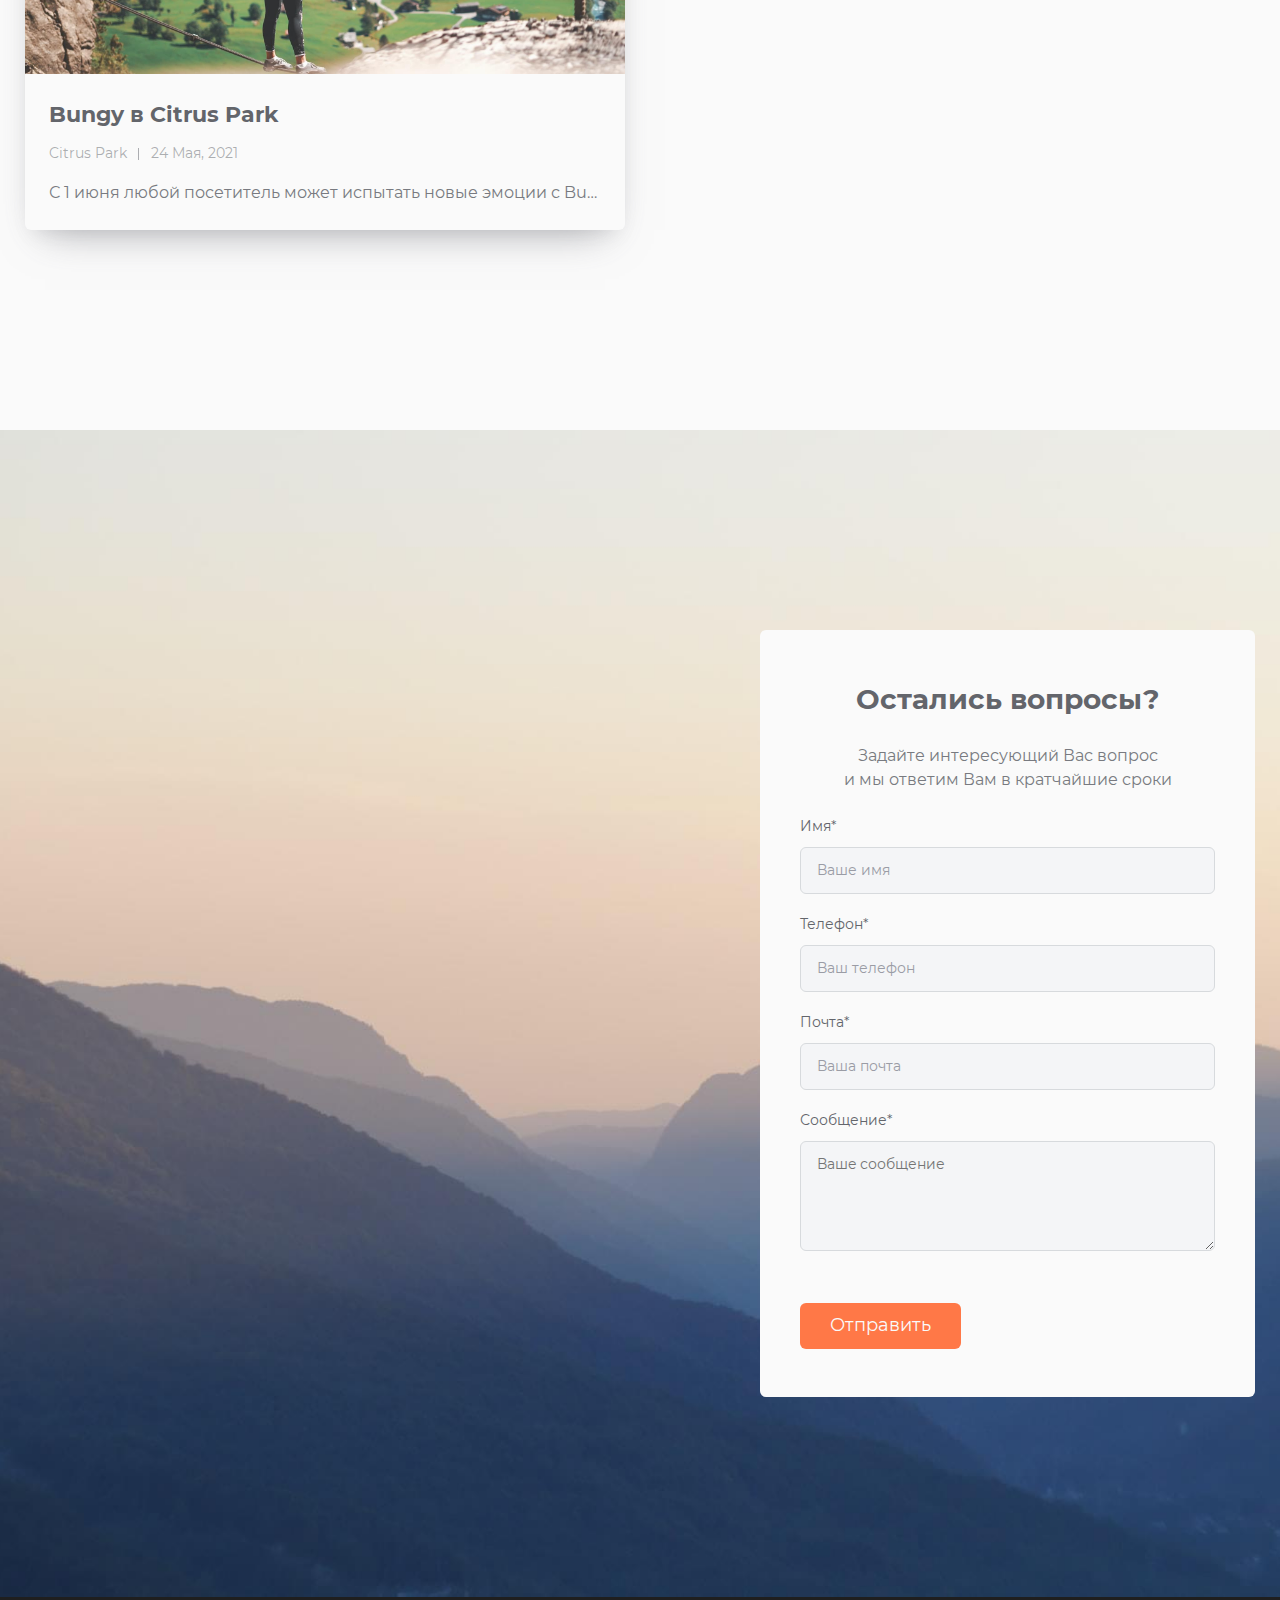
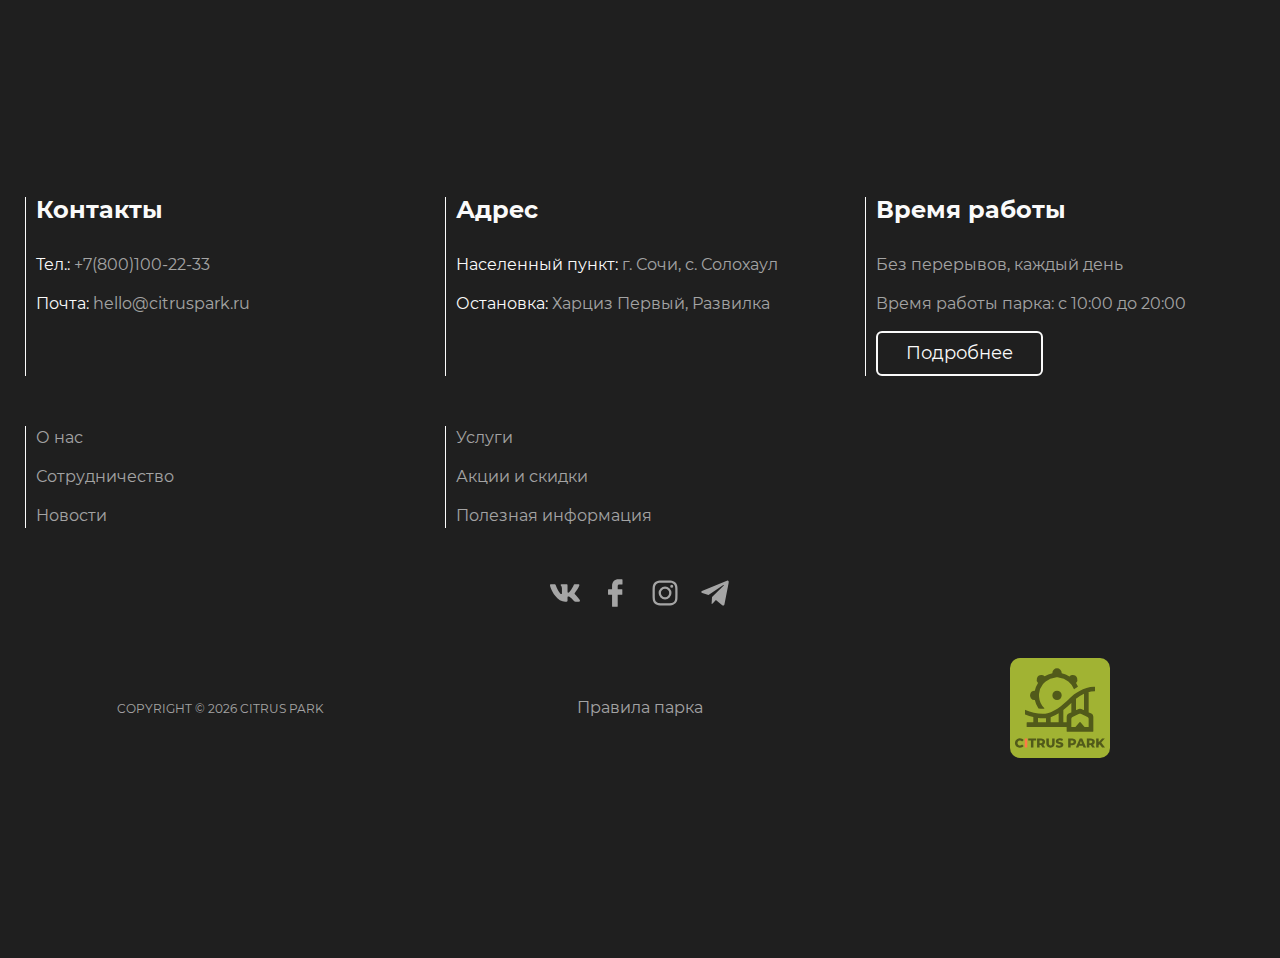
<file: news.html>
<!DOCTYPE html><html lang="ru"><head><meta charset="UTF-8"><meta http-equiv="X-UA-Compatible" content="IE=edge"><meta name="viewport" content="width=device-width,initial-scale=1shrink-to-fit=no"><meta name="theme-color" content="#111111"><link rel="apple-touch-icon" sizes="180x180" href="./favicon/apple-touch-icon.png"><link rel="icon" type="image/png" sizes="32x32" href="./favicon/favicon-32x32.png"><link rel="icon" type="image/png" sizes="16x16" href="./favicon/favicon-16x16.png"><link rel="manifest" href="./favicon/site.webmanifest"><link rel="mask-icon" href="./favicon/safari-pinned-tab.svg" color="#000000"><meta name="msapplication-TileColor" content="#da532c"><meta name="theme-color" content="#1f1f1f"><title>Новости парка | Citrus Park</title><link rel="stylesheet" href="css/vendor.css"><link rel="stylesheet" href="css/main.css"></head><body><div class="site-container"><header class="header"><div class="container header__container"><div class="header__logo"><a href="/" class="logo"><img class="logo__image" src="./img/main/citrus-park--logo.svg" alt="Web-site Logo"></a></div><nav class="header__nav nav"><ul class="list-reset nav__list"><li class="nav__item"><a href="tel:+78001002233" class="nav__link nav__link nav__link--tel"><div class="nav__inner"><span class="nav__title">Позвоните нам</span> <span class="nav__value">+7(800)100-22-33</span></div></a></li><li class="nav__item"><a href="mailto:hello@citruspurk.ru" class="nav__link nav__link nav__link--mail"><div class="nav__inner"><span class="nav__title">Напишите нам</span> <span class="nav__value">hello@citruspark.ru</span></div></a></li><li class="nav__item"><a href="./services.html" title="Купить билеты" class="nav__btn btn-reset btn btn--fill" target="_blank">Купить билеты</a></li></ul></nav></div></header><main><section class="news"><div class="container"><div class="news__menu-burger menu-burger"><button class="btn-reset menu-burger__btn"><svg aria-hidden="true" class="menu-burger__btn-icon"><use xlink:href="img/sprite.svg#icon-burger-menu"></use></svg> Меню</button></div><h2 class="news__title title title--center">Новости нашего парка</h2><div class="news__content"><ul class="list-reset news__list grid"><li class="news__item"><article class="card-news"><div class="card-news__saver"><img src="./img/news/news-season-2022-start.jpg" alt="Обложка новости" class="card-news__image"></div><div class="card-news__content"><h3 class="card-news__title"><a href="#" class="card-news__link">Открытие сезона 2022&nbsp;в Citrus Park</a></h3><div class="card-news__meta"><span class="card-news__news-author">Citrus Park </span><time class="card-news__date" datatime="2022-03-25">25 Марта, 2022</time></div><div class="card-news__info"><p class="card-news__descr">Совсем скоро Citrus парк распахнет свои двери для гостей. Мы&nbsp;не&nbsp;тратили время зря и&nbsp;проделали масштабную работу по&nbsp;улучшению парка. С&nbsp;нетерпением ждем Вас!</p></div></div></article></li><li class="news__item"><article class="card-news"><div class="card-news__saver"><img src="./img/news/news-winter-start.jpg" alt="Обложка новости" class="card-news__image"></div><div class="card-news__content"><h3 class="card-news__title"><a href="#" class="card-news__link">Citrus Park переходит на&nbsp;зимний режим работы</a></h3><div class="card-news__meta"><span class="card-news__news-author">Citrus Park </span><time class="card-news__date" datatime="2021-10-25">25 Сентября, 2021</time></div><div class="card-news__info"><p class="card-news__descr">Citrus парк закрывается на&nbsp;межсезонье. Наша команда с&nbsp;нетерпением ждет Вас весной! Следите за&nbsp;новостями :)</p></div></div></article></li><li class="news__item"><article class="card-news"><div class="card-news__saver"><img src="./img/news/news-season-2021-balloons.jpg" alt="Обложка новости" class="card-news__image"></div><div class="card-news__content"><h3 class="card-news__title"><a href="#" class="card-news__link">Фестиваль воздушных шаров в&nbsp;Citrus Park</a></h3><div class="card-news__meta"><span class="card-news__news-author">Citrus Park </span><time class="card-news__date" datatime="2021-06-17">17 Июня, 2021</time></div><div class="card-news__info"><p class="card-news__descr">Полет на&nbsp;воздушном шаре&nbsp;&mdash; мечта многих! Рады сообщить Вам, что с&nbsp;1&nbsp;Июля в&nbsp;Citrus парк начинается фестиваль.</p></div></div></article></li><li class="news__item"><article class="card-news"><div class="card-news__saver"><img src="./img/news/news-season-2021-rafting.jpg" alt="Обложка новости" class="card-news__image"></div><div class="card-news__content"><h3 class="card-news__title"><a href="#" class="card-news__link">Сплав выходного для в&nbsp;Citrus Park</a></h3><div class="card-news__meta"><span class="card-news__news-author">Citrus Park </span><time class="card-news__date" datatime="2021-06-21">21 Июня, 2021</time></div><div class="card-news__info"><p class="card-news__descr">26&nbsp;Июня в&nbsp;нашем парке пройдет грандиозный сплав по&nbsp;реке Шахе. Принять участие может любой желающий.</p></div></div></article></li><li class="news__item"><article class="card-news"><div class="card-news__saver"><img src="./img/news/news-season-2021-rockclimb.jpg" alt="Обложка новости" class="card-news__image"></div><div class="card-news__content"><h3 class="card-news__title"><a href="#" class="card-news__link">Bungy в&nbsp;Сitrus Park</a></h3><div class="card-news__meta"><span class="card-news__news-author">Citrus Park </span><time class="card-news__date" datatime="2021-04-24">24 Мая, 2021</time></div><div class="card-news__info"><p class="card-news__descr">С&nbsp;1&nbsp;июня любой посетитель может испытать новые эмоции с&nbsp;Bungy</p></div></div></article></li></ul></div></div></section><section class="contact-us"><div class="container contact-us__container"><h2 class="contact-us__title title title-center visually-hidden">Свяжитесь с нами</h2><form action="" class="contact-us__form form-contact"><h3 class="form-contact__title">Остались вопросы?</h3><p class="form-contact__descr">Задайте интересующий Вас вопрос и&nbsp;мы&nbsp;ответим Вам в&nbsp;кратчайшие сроки</p><label for="" class="form-contact__label from-field"><span class="form-field__caption">Имя*</span> <input type="text" class="form-field__input" placeholder="Ваше имя" required></label> <label for="" class="form-contact__label from-field"><span class="form-field__caption">Телефон*</span> <input type="tel" class="form-field__input" placeholder="Ваш телефон" required></label> <label for="" class="form-contact__label from-field"><span class="form-field__caption">Почта*</span> <input type="email" class="form-field__input" placeholder="Ваша почта" required></label> <label for="" class="form-contact__label from-field"><span class="form-field__caption">Сообщение*</span> <textarea name="" id="" rows="4" class="form-field__textarea" placeholder="Вашe сообщение" required></textarea></label> <button type="submit" class="form-contact__btn btn-reset btn btn--fill">Отправить</button></form></div></section></main><footer class="footer"><div class="container footer__container grid"><div class="footer__cell grid"><div class="footer__block"><h3 class="footer__title">Контакты</h3><ul class="footer__list list-reset"><li class="footer__item"><span class="footer__category">Тел.:</span> <a href="tel:+78001002233" class="footer__link link link--footer">+7(800)100-22-33</a></li><li class="footer__item"><span class="footer__category">Почта:</span> <a href="mailto:hello@citruspurk.ru" class="footer__link link link--footer">hello@citruspark.ru</a></li></ul></div><div class="footer__block"><h3 class="footer__title">Адрес</h3><ul class="footer__list list-reset"><li class="footer__item"><p class="footer__text"><span class="footer__category">Населенный пункт:</span> г. Сочи, с. Солохаул</p></li><li class="footer__item"><p class="footer__text"><span class="footer__category">Остановка:</span> Харциз Первый, Развилка</p></li></ul></div><div class="footer__block"><h3 class="footer__title">Время работы</h3><ul class="footer__list list-reset"><li class="footer__item"><p class="footer__text">Без перерывов, каждый день</p></li><li class="footer__item"><p class="footer__text">Время работы парка: с 10:00 до 20:00</p></li><li class="footer__item"><a href="working-time.html" class="footer__btn btn btn--stroke-white">Подробнее</a></li></ul></div></div><div class="footer__cell grid"><div class="footer__block"><ul class="list-reset footer__list"><li class="footer__item"><a href="about-us.html" class="footer__link link link--footer">О нас</a></li><li class="footer__item"><a href="cooperation.html" class="footer__link link link--footer">Сотрудничество</a></li><li class="footer__item"><a href="./news.html" class="footer__link link link--footer">Новости</a></li></ul></div><div class="footer__block"><ul class="list-reset footer__list"><li class="footer__item"><a href="./services.html" class="footer__link link link--footer">Услуги</a></li><li class="footer__item"><a href="./promo.html" class="footer__link link link--footer">Акции и скидки</a></li><li class="footer__item"><a href="faq.html" class="footer__link link link--footer">Полезная информация</a></li></ul></div></div><div class="footer__cell"><ul class="list-reset social-list"><li class="social-list__item"><a href="#" title="наш vk" class="social-list__link"><svg aria-hidden="true" class="social-list__link-image"><use xlink:href="img/sprite.svg#social-vk"></use></svg></a></li><li class="social-list__item"><a href="#" title="наш facebook" class="social-list__link"><svg aria-hidden="true" class="social-list__link-image"><use xlink:href="img/sprite.svg#social-facebook"></use></svg></a></li><li class="social-list__item"><a href="#" title="наш instagram" class="social-list__link"><svg aria-hidden="true" class="social-list__link-image"><use xlink:href="img/sprite.svg#social-instagram"></use></svg></a></li><li class="social-list__item"><a href="#" title="наш telegram канал" class="social-list__link"><svg aria-hidden="true" class="social-list__link-image"><use xlink:href="img/sprite.svg#social-telegram"></use></svg></a></li></ul></div><div class="footer__cell footer__cell--bottom grid"><div class="footer__copyright"><span class="footer__copyright-text">copyright © <span class="footer__copyright-date"></span> citrus park</span></div><div class="footer__rules"><a href="./rules.html" class="footer__link link link--footer">Правила парка</a></div><div class="footer__logo"><a href="/" class="logo"><img class="logo__image" src="./img/main/citrus-park--logo.svg" alt="Web-site Logo"></a></div></div></div></footer><div class="progressbar"><div class="progressbar__line"></div></div><div class="menu-modal"><button class="btn-reset menu-modal__btn-close"><svg aria-hidden="true" class="menu-modal__btn-icon"><use xlink:href="img/sprite.svg#icon-cross"></use></svg></button><div class="menu-modal__content"><ul class="list-reset menu-modal__list"><li class="menu-modal__item"><a href="./index.html" class="menu-modal__link">Главная</a></li><li class="menu-modal__item"><a href="./about-us.html" class="menu-modal__link">О нас</a></li><li class="menu-modal__item"><a href="./working-time.html" class="menu-modal__link">Режим работы</a></li><li class="menu-modal__item"><a href="./destination.html" class="menu-modal__link">Как добраться</a></li><li class="menu-modal__item"><a href="./services.html" class="menu-modal__link">Услуги</a></li><li class="menu-modal__item"><a href="./promo.html" class="menu-modal__link">Акции и скидки</a></li><li class="menu-modal__item"><a href="./faq.html" class="menu-modal__link">Полезная информация</a></li><li class="menu-modal__item"><a href="./news.html" class="menu-modal__link menu-modal__link--active">Новости</a></li><li class="menu-modal__item"><a href="./cooperation.html" class="menu-modal__link">Сотрудничество</a></li></ul></div></div><div class="btn-up-wrapper"><button class="btn-reset btn-up" type="button" aria-label="Подняться наверх"><span class="btn-up__text">Вверх</span><div class="btn-up__block"><svg aria-hidden="true"><use xlink:href="img/sprite.svg#arrow-up-small"></use></svg></div></button></div></div><script src="js/vendor.js"></script><script src="js/main.js"></script></body></html>
</file>
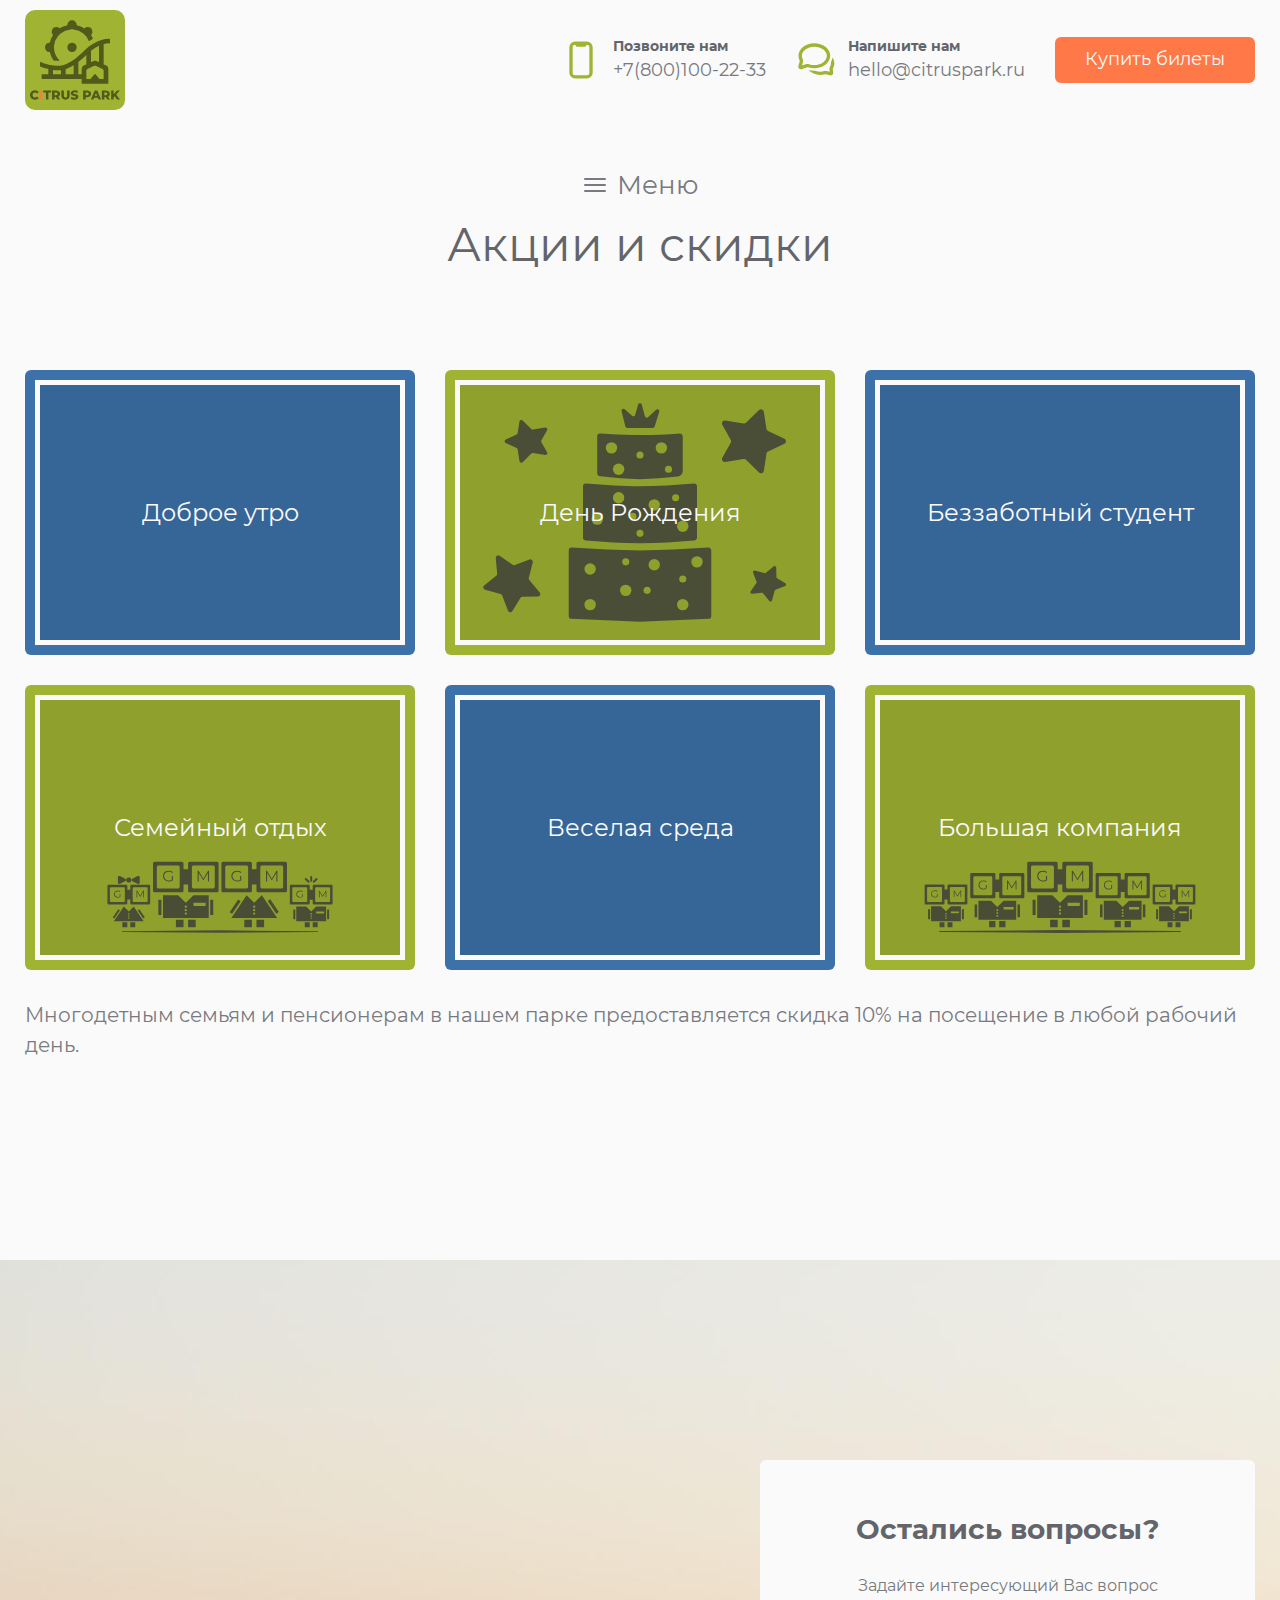
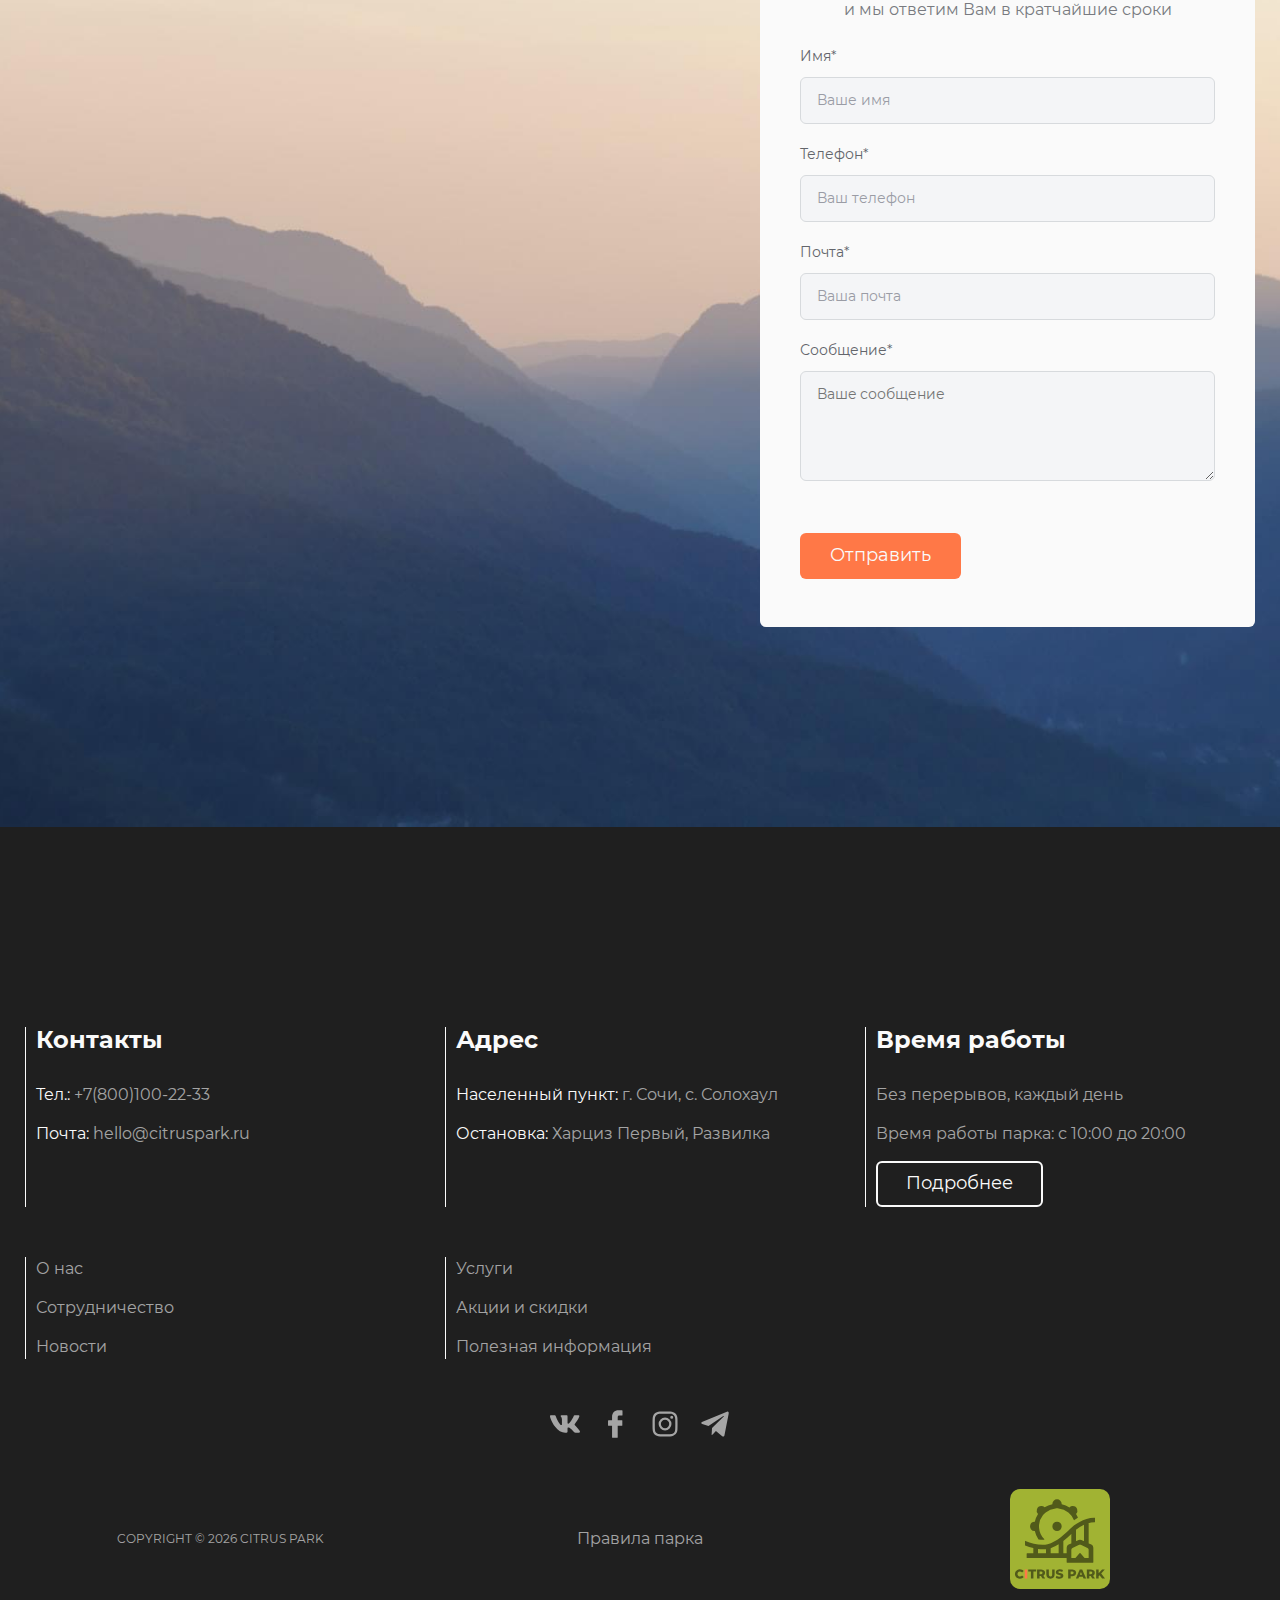
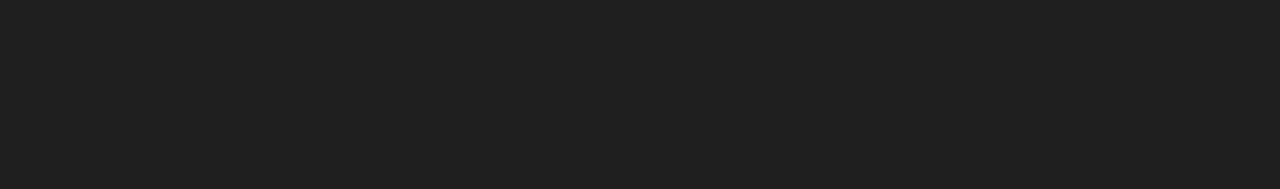
<file: promo.html>
<!DOCTYPE html><html lang="ru"><head><meta charset="UTF-8"><meta http-equiv="X-UA-Compatible" content="IE=edge"><meta name="viewport" content="width=device-width,initial-scale=1shrink-to-fit=no"><meta name="theme-color" content="#111111"><link rel="apple-touch-icon" sizes="180x180" href="./favicon/apple-touch-icon.png"><link rel="icon" type="image/png" sizes="32x32" href="./favicon/favicon-32x32.png"><link rel="icon" type="image/png" sizes="16x16" href="./favicon/favicon-16x16.png"><link rel="manifest" href="./favicon/site.webmanifest"><link rel="mask-icon" href="./favicon/safari-pinned-tab.svg" color="#000000"><meta name="msapplication-TileColor" content="#da532c"><meta name="theme-color" content="#1f1f1f"><title>Акции и скидки | Citrus Park</title><link rel="stylesheet" href="css/vendor.css"><link rel="stylesheet" href="css/main.css"></head><body><div class="site-container"><header class="header"><div class="container header__container"><div class="header__logo"><a href="/" class="logo"><img class="logo__image" src="./img/main/citrus-park--logo.svg" alt="Web-site Logo"></a></div><nav class="header__nav nav"><ul class="list-reset nav__list"><li class="nav__item"><a href="tel:+78001002233" class="nav__link nav__link nav__link--tel"><div class="nav__inner"><span class="nav__title">Позвоните нам</span> <span class="nav__value">+7(800)100-22-33</span></div></a></li><li class="nav__item"><a href="mailto:hello@citruspurk.ru" class="nav__link nav__link nav__link--mail"><div class="nav__inner"><span class="nav__title">Напишите нам</span> <span class="nav__value">hello@citruspark.ru</span></div></a></li><li class="nav__item"><a href="./services.html" title="Купить билеты" class="nav__btn btn-reset btn btn--fill" target="_blank">Купить билеты</a></li></ul></nav></div></header><main><section class="promo"><div class="container"><div class="promo__menu-burger menu-burger"><button class="btn-reset menu-burger__btn"><svg aria-hidden="true" class="menu-burger__btn-icon"><use xlink:href="img/sprite.svg#icon-burger-menu"></use></svg> Меню</button></div><h2 class="promo__title title title--center">Акции и скидки</h2><div class="promo__content"><div class="promo__items grid"><button class="btn-reset card-promo card-promo--1" aria-expanded="false" data-openlist="false"><div class="card-promo__content"><h3 class="card-promo__title">Доброе утро</h3><div class="card-promo__inner" aria-hidden="true"><p class="card-promo__descr">При покупке билета до&nbsp;12:00&nbsp;в будни (до&nbsp;11:00&nbsp;в выходные) посетителям предоставляется скидка&nbsp;10%.</p><p class="card-promo__descr">Скидки не&nbsp;суммируются и&nbsp;не&nbsp;действуют в&nbsp;праздничные дни.</p></div></div></button> <button class="btn-reset card-promo card-promo--2" aria-expanded="false" data-openlist="false"><div class="card-promo__content"><h3 class="card-promo__title">День Рождения</h3><div class="card-promo__inner" aria-hidden="true"><p class="card-promo__descr">В&nbsp;день Рождения и&nbsp;последующие 6&nbsp;дней имениннику скидка&nbsp;20% на&nbsp;посещение парка. На&nbsp;кассе необходимо предъявить паспорт.</p><p class="card-promo__descr">Скидки не&nbsp;суммируются и&nbsp;не&nbsp;действуют в&nbsp;праздничные дни.</p></div></div></button> <button class="btn-reset card-promo card-promo--3" aria-expanded="false" data-openlist="false"><div class="card-promo__content"><h3 class="card-promo__title">Беззаботный студент</h3><div class="card-promo__inner" aria-hidden="true"><p class="card-promo__descr">В&nbsp;будний день скидка на&nbsp;посещение 15%. На&nbsp;кассе необходимо предъявить действующий студенческий билет.</p><p class="card-promo__descr">Скидки не&nbsp;суммируются и&nbsp;не&nbsp;действуют в&nbsp;праздничные дни.</p></div></div></button> <button class="btn-reset card-promo card-promo--4" aria-expanded="false" data-openlist="false"><div class="card-promo__content"><h3 class="card-promo__title">Семейный отдых</h3><div class="card-promo__inner" aria-hidden="true"><p class="card-promo__descr">При покупке двух взрослых билетов ребенок (до&nbsp;14&nbsp;лет) проходит бесплатно.</p><p class="card-promo__descr">Скидки не&nbsp;суммируются и&nbsp;не&nbsp;действуют в&nbsp;праздничные дни.</p></div></div></button> <button class="btn-reset card-promo card-promo--5" aria-expanded="false" data-openlist="false"><div class="card-promo__content"><h3 class="card-promo__title">Веселая среда</h3><div class="card-promo__inner" aria-hidden="true"><p class="card-promo__descr">С&nbsp;12:00 до&nbsp;17:00 посетителям предоставляется скидка&nbsp;15%.</p><p class="card-promo__descr">Скидки не&nbsp;суммируются и&nbsp;не&nbsp;действуют в&nbsp;праздничные дни.</p></div></div></button> <button class="btn-reset card-promo card-promo--6" aria-expanded="false" data-openlist="false"><div class="card-promo__content"><h3 class="card-promo__title">Большая компания</h3><div class="card-promo__inner" aria-hidden="true"><p class="card-promo__descr">Для компаний от&nbsp;10&nbsp;человек скидка&nbsp;20% на&nbsp;посещение.</p><p class="card-promo__descr">Скидки не&nbsp;суммируются и&nbsp;не&nbsp;действуют в&nbsp;праздничные дни.</p></div></div></button></div><div class="promo__info"><p class="promo__descr">Многодетным семьям и&nbsp;пенсионерам в&nbsp;нашем парке предоставляется скидка&nbsp;10% на&nbsp;посещение в&nbsp;любой рабочий день.</p></div></div></div></section><section class="contact-us"><div class="container contact-us__container"><h2 class="contact-us__title title title-center visually-hidden">Свяжитесь с нами</h2><form action="" class="contact-us__form form-contact"><h3 class="form-contact__title">Остались вопросы?</h3><p class="form-contact__descr">Задайте интересующий Вас вопрос и&nbsp;мы&nbsp;ответим Вам в&nbsp;кратчайшие сроки</p><label for="" class="form-contact__label from-field"><span class="form-field__caption">Имя*</span> <input type="text" class="form-field__input" placeholder="Ваше имя" required></label> <label for="" class="form-contact__label from-field"><span class="form-field__caption">Телефон*</span> <input type="tel" class="form-field__input" placeholder="Ваш телефон" required></label> <label for="" class="form-contact__label from-field"><span class="form-field__caption">Почта*</span> <input type="email" class="form-field__input" placeholder="Ваша почта" required></label> <label for="" class="form-contact__label from-field"><span class="form-field__caption">Сообщение*</span> <textarea name="" id="" rows="4" class="form-field__textarea" placeholder="Вашe сообщение" required></textarea></label> <button type="submit" class="form-contact__btn btn-reset btn btn--fill">Отправить</button></form></div></section></main><footer class="footer"><div class="container footer__container grid"><div class="footer__cell grid"><div class="footer__block"><h3 class="footer__title">Контакты</h3><ul class="footer__list list-reset"><li class="footer__item"><span class="footer__category">Тел.:</span> <a href="tel:+78001002233" class="footer__link link link--footer">+7(800)100-22-33</a></li><li class="footer__item"><span class="footer__category">Почта:</span> <a href="mailto:hello@citruspurk.ru" class="footer__link link link--footer">hello@citruspark.ru</a></li></ul></div><div class="footer__block"><h3 class="footer__title">Адрес</h3><ul class="footer__list list-reset"><li class="footer__item"><p class="footer__text"><span class="footer__category">Населенный пункт:</span> г. Сочи, с. Солохаул</p></li><li class="footer__item"><p class="footer__text"><span class="footer__category">Остановка:</span> Харциз Первый, Развилка</p></li></ul></div><div class="footer__block"><h3 class="footer__title">Время работы</h3><ul class="footer__list list-reset"><li class="footer__item"><p class="footer__text">Без перерывов, каждый день</p></li><li class="footer__item"><p class="footer__text">Время работы парка: с 10:00 до 20:00</p></li><li class="footer__item"><a href="working-time.html" class="footer__btn btn btn--stroke-white">Подробнее</a></li></ul></div></div><div class="footer__cell grid"><div class="footer__block"><ul class="list-reset footer__list"><li class="footer__item"><a href="about-us.html" class="footer__link link link--footer">О нас</a></li><li class="footer__item"><a href="cooperation.html" class="footer__link link link--footer">Сотрудничество</a></li><li class="footer__item"><a href="./news.html" class="footer__link link link--footer">Новости</a></li></ul></div><div class="footer__block"><ul class="list-reset footer__list"><li class="footer__item"><a href="./services.html" class="footer__link link link--footer">Услуги</a></li><li class="footer__item"><a href="./promo.html" class="footer__link link link--footer">Акции и скидки</a></li><li class="footer__item"><a href="faq.html" class="footer__link link link--footer">Полезная информация</a></li></ul></div></div><div class="footer__cell"><ul class="list-reset social-list"><li class="social-list__item"><a href="#" title="наш vk" class="social-list__link"><svg aria-hidden="true" class="social-list__link-image"><use xlink:href="img/sprite.svg#social-vk"></use></svg></a></li><li class="social-list__item"><a href="#" title="наш facebook" class="social-list__link"><svg aria-hidden="true" class="social-list__link-image"><use xlink:href="img/sprite.svg#social-facebook"></use></svg></a></li><li class="social-list__item"><a href="#" title="наш instagram" class="social-list__link"><svg aria-hidden="true" class="social-list__link-image"><use xlink:href="img/sprite.svg#social-instagram"></use></svg></a></li><li class="social-list__item"><a href="#" title="наш telegram канал" class="social-list__link"><svg aria-hidden="true" class="social-list__link-image"><use xlink:href="img/sprite.svg#social-telegram"></use></svg></a></li></ul></div><div class="footer__cell footer__cell--bottom grid"><div class="footer__copyright"><span class="footer__copyright-text">copyright © <span class="footer__copyright-date"></span> citrus park</span></div><div class="footer__rules"><a href="./rules.html" class="footer__link link link--footer">Правила парка</a></div><div class="footer__logo"><a href="/" class="logo"><img class="logo__image" src="./img/main/citrus-park--logo.svg" alt="Web-site Logo"></a></div></div></div></footer><div class="progressbar"><div class="progressbar__line"></div></div><div class="menu-modal"><button class="btn-reset menu-modal__btn-close"><svg aria-hidden="true" class="menu-modal__btn-icon"><use xlink:href="img/sprite.svg#icon-cross"></use></svg></button><div class="menu-modal__content"><ul class="list-reset menu-modal__list"><li class="menu-modal__item"><a href="./index.html" class="menu-modal__link">Главная</a></li><li class="menu-modal__item"><a href="./about-us.html" class="menu-modal__link">О нас</a></li><li class="menu-modal__item"><a href="./working-time.html" class="menu-modal__link">Режим работы</a></li><li class="menu-modal__item"><a href="./destination.html" class="menu-modal__link">Как добраться</a></li><li class="menu-modal__item"><a href="./services.html" class="menu-modal__link">Услуги</a></li><li class="menu-modal__item"><a href="./promo.html" class="menu-modal__link menu-modal__link--active">Акции и скидки</a></li><li class="menu-modal__item"><a href="./faq.html" class="menu-modal__link">Полезная информация</a></li><li class="menu-modal__item"><a href="./news.html" class="menu-modal__link">Новости</a></li><li class="menu-modal__item"><a href="./cooperation.html" class="menu-modal__link">Сотрудничество</a></li></ul></div></div><div class="btn-up-wrapper"><button class="btn-reset btn-up" type="button" aria-label="Подняться наверх"><span class="btn-up__text">Вверх</span><div class="btn-up__block"><svg aria-hidden="true"><use xlink:href="img/sprite.svg#arrow-up-small"></use></svg></div></button></div></div><script src="js/vendor.js"></script><script src="js/main.js"></script></body></html>
</file>
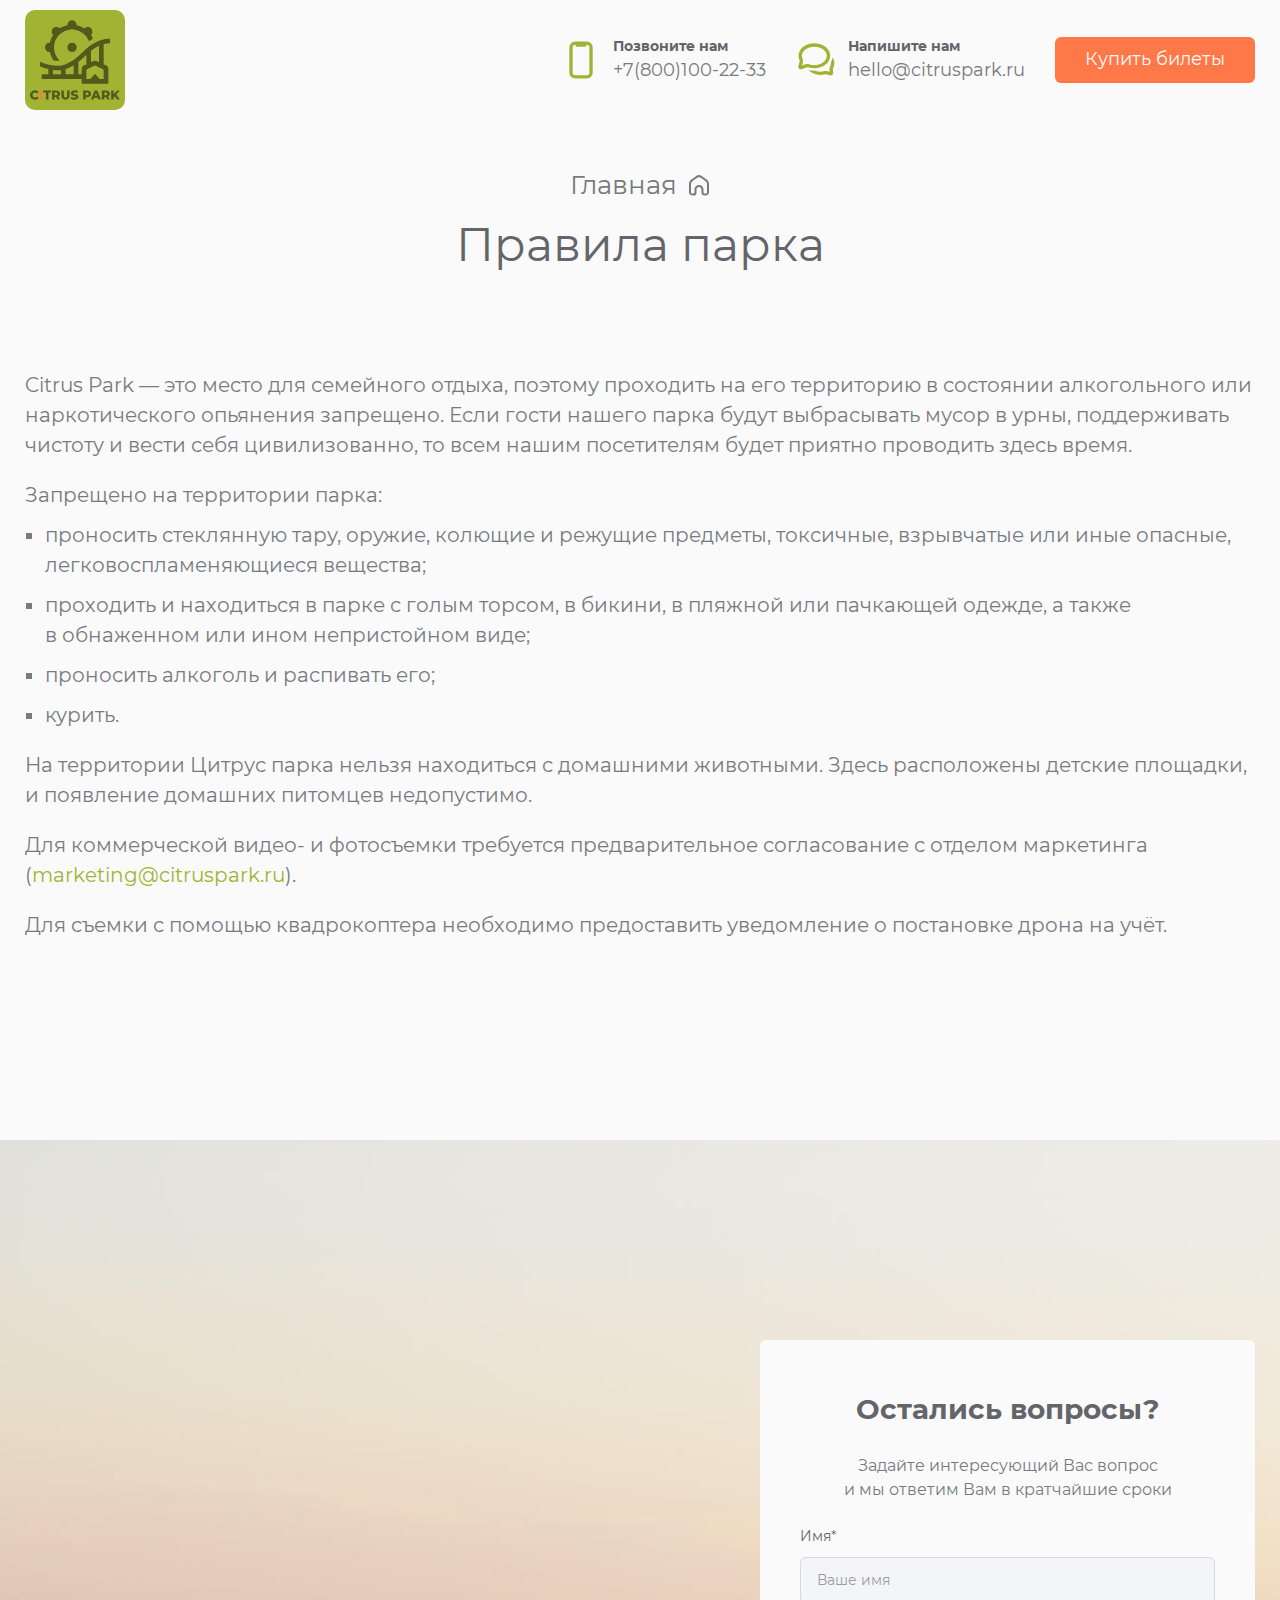
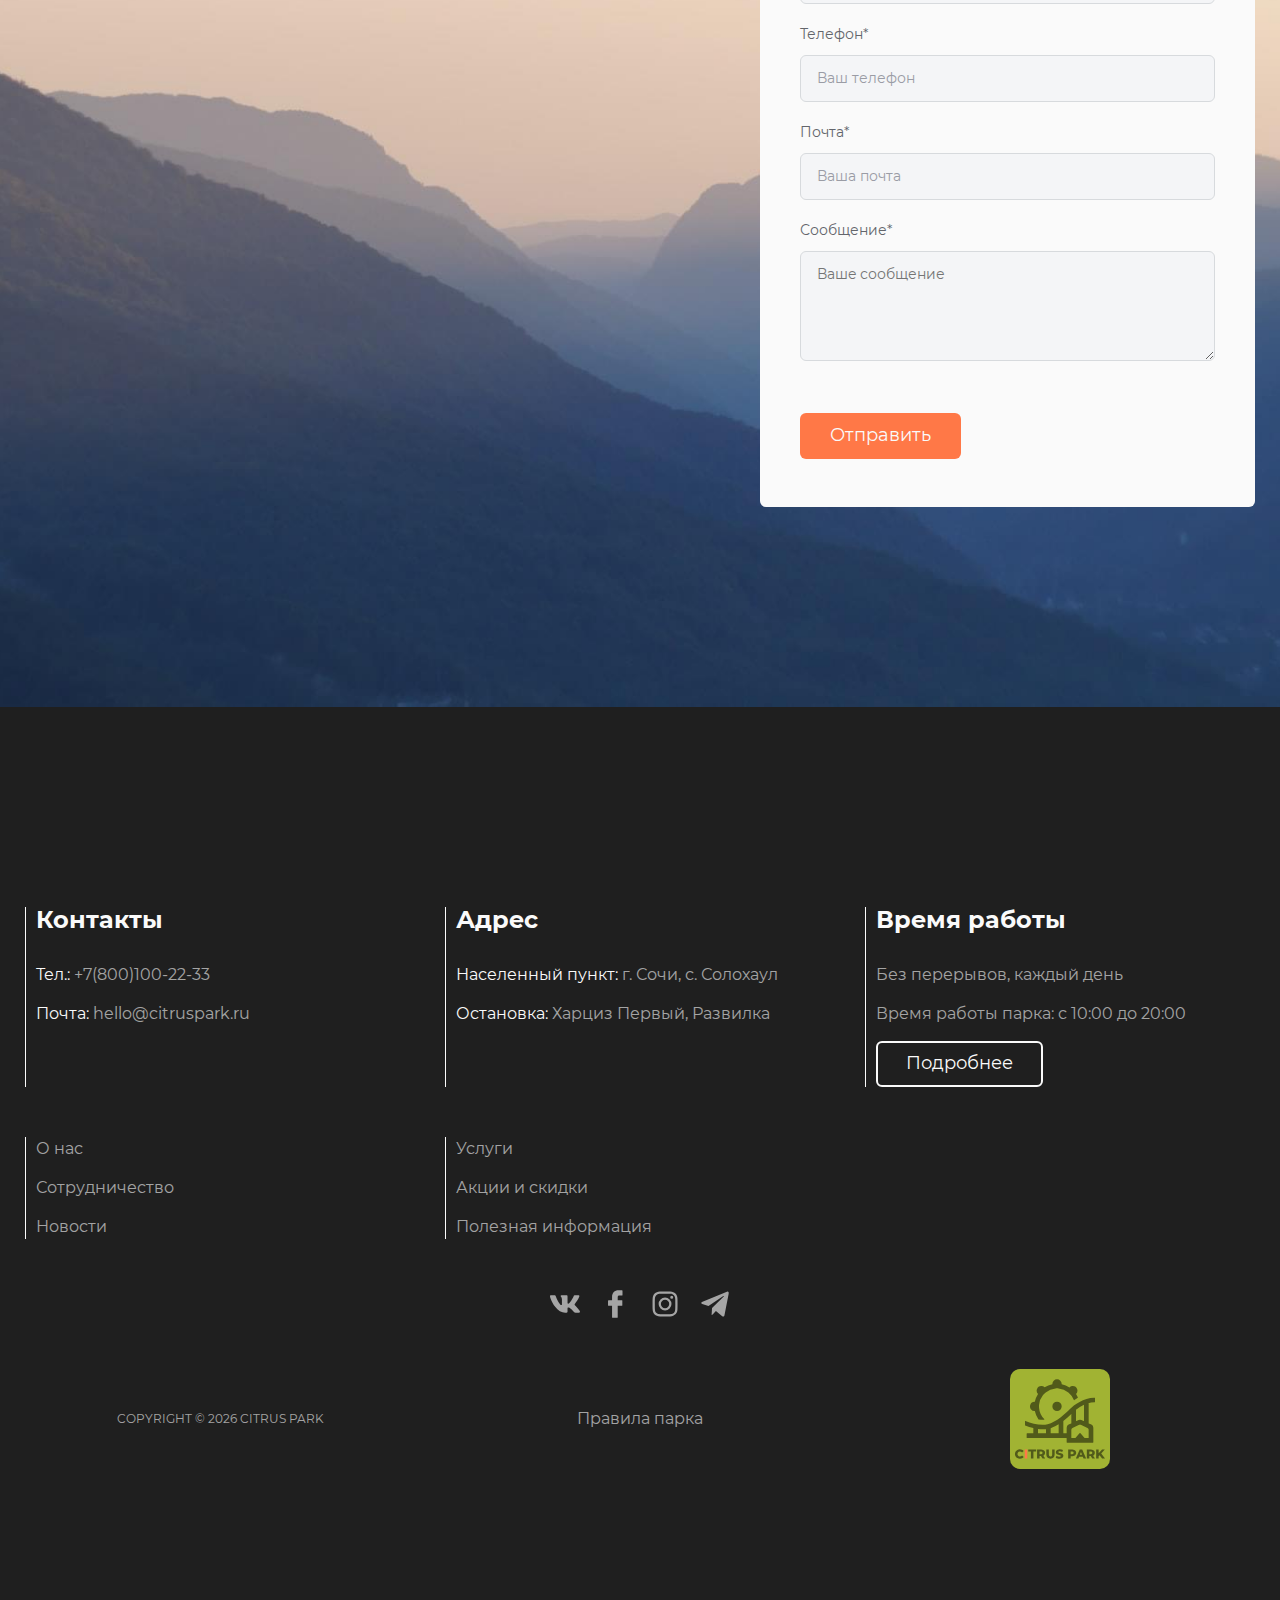
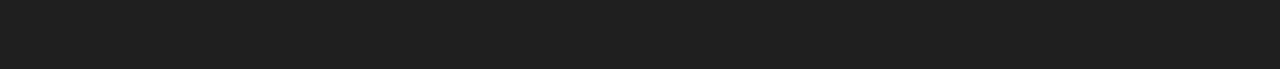
<file: rules.html>
<!DOCTYPE html><html lang="ru"><head><meta charset="UTF-8"><meta http-equiv="X-UA-Compatible" content="IE=edge"><meta name="viewport" content="width=device-width,initial-scale=1shrink-to-fit=no"><meta name="theme-color" content="#111111"><link rel="apple-touch-icon" sizes="180x180" href="./favicon/apple-touch-icon.png"><link rel="icon" type="image/png" sizes="32x32" href="./favicon/favicon-32x32.png"><link rel="icon" type="image/png" sizes="16x16" href="./favicon/favicon-16x16.png"><link rel="manifest" href="./favicon/site.webmanifest"><link rel="mask-icon" href="./favicon/safari-pinned-tab.svg" color="#000000"><meta name="msapplication-TileColor" content="#da532c"><meta name="theme-color" content="#1f1f1f"><title>Правила парка | Citrus Park</title><link rel="stylesheet" href="css/vendor.css"><link rel="stylesheet" href="css/main.css"></head><body><div class="site-container"><header class="header"><div class="container header__container"><div class="header__logo"><a href="/" class="logo"><img class="logo__image" src="./img/main/citrus-park--logo.svg" alt="Web-site Logo"></a></div><nav class="header__nav nav"><ul class="list-reset nav__list"><li class="nav__item"><a href="tel:+78001002233" class="nav__link nav__link nav__link--tel"><div class="nav__inner"><span class="nav__title">Позвоните нам</span> <span class="nav__value">+7(800)100-22-33</span></div></a></li><li class="nav__item"><a href="mailto:hello@citruspurk.ru" class="nav__link nav__link nav__link--mail"><div class="nav__inner"><span class="nav__title">Напишите нам</span> <span class="nav__value">hello@citruspark.ru</span></div></a></li><li class="nav__item"><a href="./services.html" title="Купить билеты" class="nav__btn btn-reset btn btn--fill" target="_blank">Купить билеты</a></li></ul></nav></div></header><main><section class="rules"><div class="container"><div class="rules__breadcrumbs breadcrumbs"><a href="./index.html" class="btn-reset breadcrumbs__btn">Главная <svg aria-hidden="true" class="breadcrumbs__btn-icon"><use xlink:href="img/sprite.svg#icon-home"></use></svg></a></div><h2 class="rules__title title title--center">Правила парка</h2><div class="rules__content"><div class="rules__info"><p class="rules__descr text-descr">Citrus Park&nbsp;&mdash; это место для семейного отдыха, поэтому проходить на&nbsp;его территорию в&nbsp;состоянии алкогольного или наркотического опьянения запрещено. Если гости нашего парка будут выбрасывать мусор в&nbsp;урны, поддерживать чистоту и&nbsp;вести себя цивилизованно, то&nbsp;всем нашим посетителям будет приятно проводить здесь время.</p><p class="rules__descr text-descr">Запрещено на территории парка:</p><ul class="list-reset rules__list"><li class="rules__item text-descr">проносить стеклянную тару, оружие, колющие и&nbsp;режущие предметы, токсичные, взрывчатые или иные опасные, легковоспламеняющиеся вещества;</li><li class="rules__item text-descr">проходить и&nbsp;находиться в&nbsp;парке с&nbsp;голым торсом, в&nbsp;бикини, в&nbsp;пляжной или пачкающей одежде, а&nbsp;также в&nbsp;обнаженном или ином непристойном виде;</li><li class="rules__item text-descr">проносить алкоголь и&nbsp;распивать его;</li><li class="rules__item text-descr">курить.</li></ul><p class="rules__descr text-descr">На&nbsp;территории Цитрус парка нельзя находиться с&nbsp;домашними животными. Здесь расположены детские площадки, и&nbsp;появление домашних питомцев недопустимо.</p><p class="rules__descr text-descr">Для коммерческой видео- и&nbsp;фотосъемки требуется предварительное согласование с&nbsp;отделом маркетинга (<a href="mailto:marketing@citruspark.ru" class="rules__link link">marketing@citruspark.ru</a>).</p><p class="rules__descr text-descr">Для съемки с&nbsp;помощью квадрокоптера необходимо предоставить уведомление о&nbsp;постановке дрона на&nbsp;учёт.</p></div></div></div></section><section class="contact-us"><div class="container contact-us__container"><h2 class="contact-us__title title title-center visually-hidden">Свяжитесь с нами</h2><form action="" class="contact-us__form form-contact"><h3 class="form-contact__title">Остались вопросы?</h3><p class="form-contact__descr">Задайте интересующий Вас вопрос и&nbsp;мы&nbsp;ответим Вам в&nbsp;кратчайшие сроки</p><label for="" class="form-contact__label from-field"><span class="form-field__caption">Имя*</span> <input type="text" class="form-field__input" placeholder="Ваше имя" required></label> <label for="" class="form-contact__label from-field"><span class="form-field__caption">Телефон*</span> <input type="tel" class="form-field__input" placeholder="Ваш телефон" required></label> <label for="" class="form-contact__label from-field"><span class="form-field__caption">Почта*</span> <input type="email" class="form-field__input" placeholder="Ваша почта" required></label> <label for="" class="form-contact__label from-field"><span class="form-field__caption">Сообщение*</span> <textarea name="" id="" rows="4" class="form-field__textarea" placeholder="Вашe сообщение" required></textarea></label> <button type="submit" class="form-contact__btn btn-reset btn btn--fill">Отправить</button></form></div></section></main><footer class="footer"><div class="container footer__container grid"><div class="footer__cell grid"><div class="footer__block"><h3 class="footer__title">Контакты</h3><ul class="footer__list list-reset"><li class="footer__item"><span class="footer__category">Тел.:</span> <a href="tel:+78001002233" class="footer__link link link--footer">+7(800)100-22-33</a></li><li class="footer__item"><span class="footer__category">Почта:</span> <a href="mailto:hello@citruspurk.ru" class="footer__link link link--footer">hello@citruspark.ru</a></li></ul></div><div class="footer__block"><h3 class="footer__title">Адрес</h3><ul class="footer__list list-reset"><li class="footer__item"><p class="footer__text"><span class="footer__category">Населенный пункт:</span> г. Сочи, с. Солохаул</p></li><li class="footer__item"><p class="footer__text"><span class="footer__category">Остановка:</span> Харциз Первый, Развилка</p></li></ul></div><div class="footer__block"><h3 class="footer__title">Время работы</h3><ul class="footer__list list-reset"><li class="footer__item"><p class="footer__text">Без перерывов, каждый день</p></li><li class="footer__item"><p class="footer__text">Время работы парка: с 10:00 до 20:00</p></li><li class="footer__item"><a href="working-time.html" class="footer__btn btn btn--stroke-white">Подробнее</a></li></ul></div></div><div class="footer__cell grid"><div class="footer__block"><ul class="list-reset footer__list"><li class="footer__item"><a href="about-us.html" class="footer__link link link--footer">О нас</a></li><li class="footer__item"><a href="cooperation.html" class="footer__link link link--footer">Сотрудничество</a></li><li class="footer__item"><a href="./news.html" class="footer__link link link--footer">Новости</a></li></ul></div><div class="footer__block"><ul class="list-reset footer__list"><li class="footer__item"><a href="./services.html" class="footer__link link link--footer">Услуги</a></li><li class="footer__item"><a href="./promo.html" class="footer__link link link--footer">Акции и скидки</a></li><li class="footer__item"><a href="faq.html" class="footer__link link link--footer">Полезная информация</a></li></ul></div></div><div class="footer__cell"><ul class="list-reset social-list"><li class="social-list__item"><a href="#" title="наш vk" class="social-list__link"><svg aria-hidden="true" class="social-list__link-image"><use xlink:href="img/sprite.svg#social-vk"></use></svg></a></li><li class="social-list__item"><a href="#" title="наш facebook" class="social-list__link"><svg aria-hidden="true" class="social-list__link-image"><use xlink:href="img/sprite.svg#social-facebook"></use></svg></a></li><li class="social-list__item"><a href="#" title="наш instagram" class="social-list__link"><svg aria-hidden="true" class="social-list__link-image"><use xlink:href="img/sprite.svg#social-instagram"></use></svg></a></li><li class="social-list__item"><a href="#" title="наш telegram канал" class="social-list__link"><svg aria-hidden="true" class="social-list__link-image"><use xlink:href="img/sprite.svg#social-telegram"></use></svg></a></li></ul></div><div class="footer__cell footer__cell--bottom grid"><div class="footer__copyright"><span class="footer__copyright-text">copyright © <span class="footer__copyright-date"></span> citrus park</span></div><div class="footer__rules"><a href="./rules.html" class="footer__link link link--footer">Правила парка</a></div><div class="footer__logo"><a href="/" class="logo"><img class="logo__image" src="./img/main/citrus-park--logo.svg" alt="Web-site Logo"></a></div></div></div></footer><div class="progressbar"><div class="progressbar__line"></div></div><div class="btn-up-wrapper"><button class="btn-reset btn-up" type="button" aria-label="Подняться наверх"><span class="btn-up__text">Вверх</span><div class="btn-up__block"><svg aria-hidden="true"><use xlink:href="img/sprite.svg#arrow-up-small"></use></svg></div></button></div></div><script src="js/vendor.js"></script><script src="js/main.js"></script></body></html>
</file>
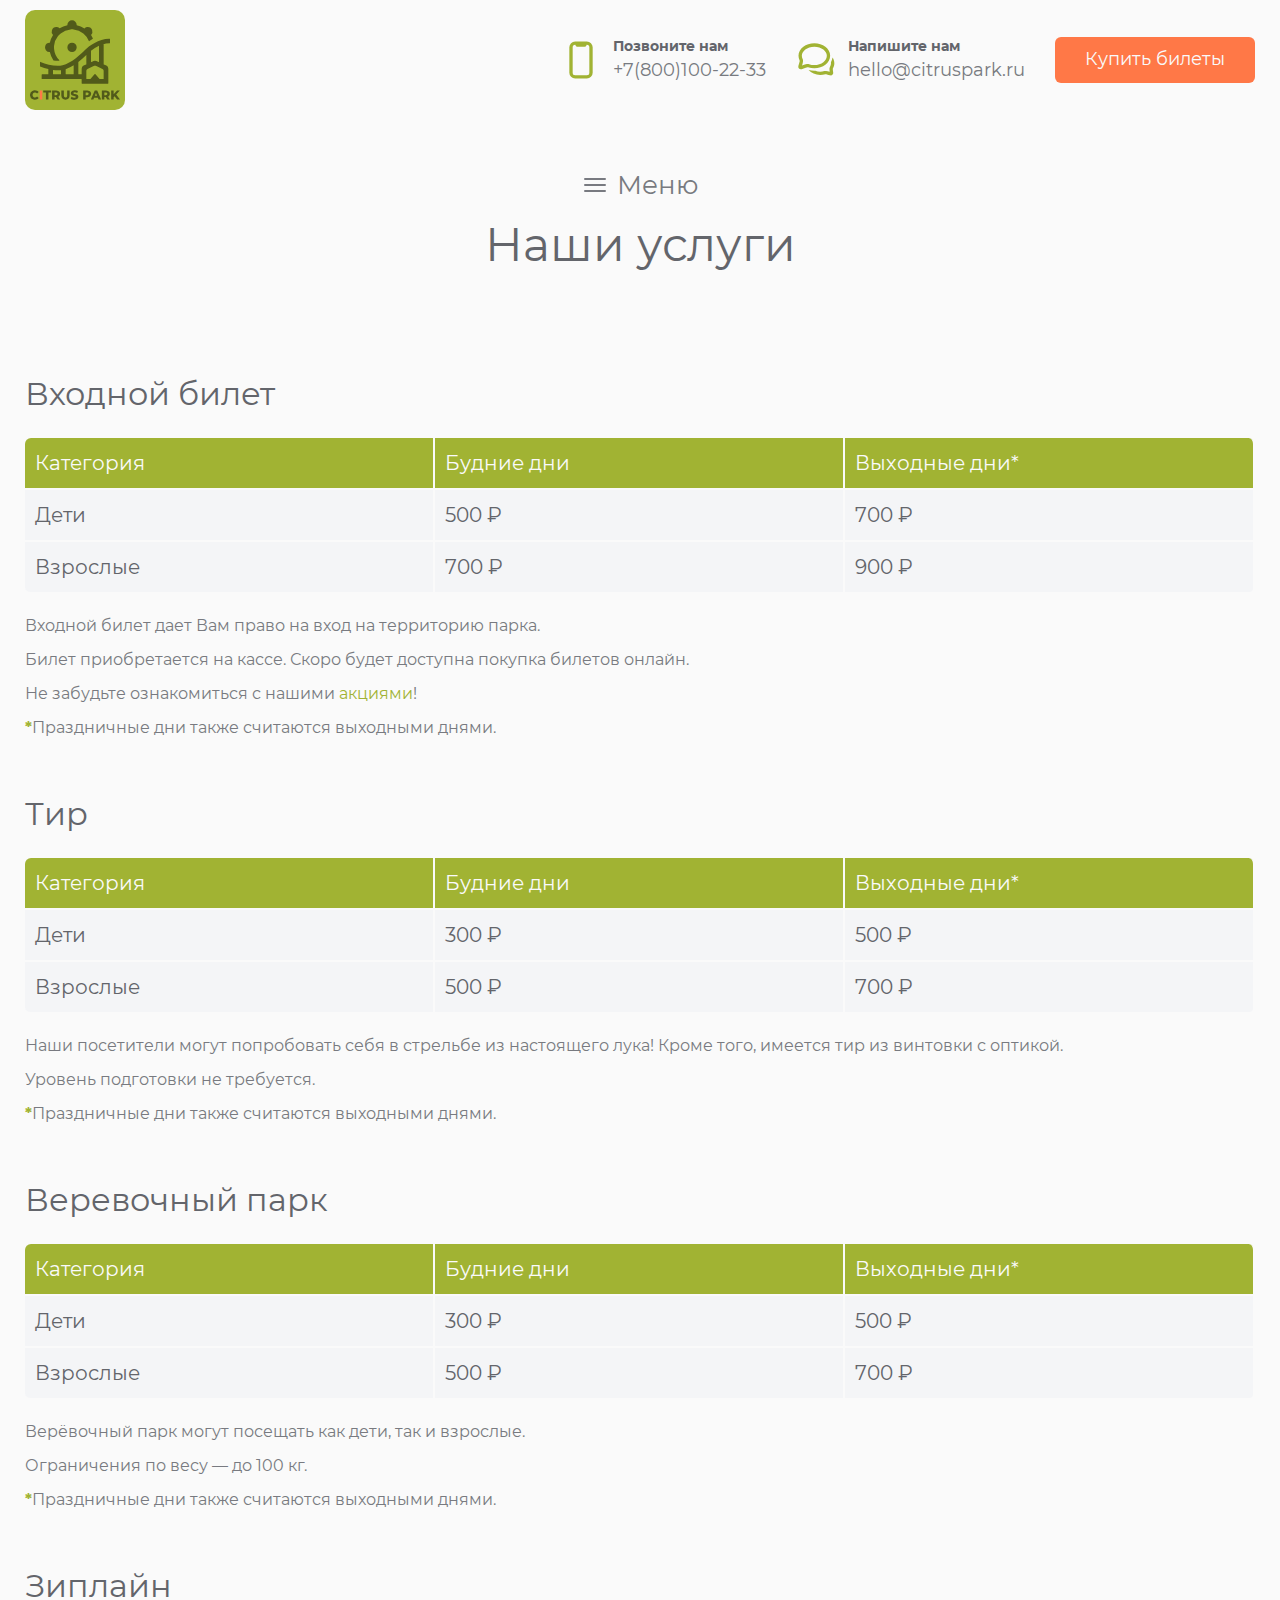
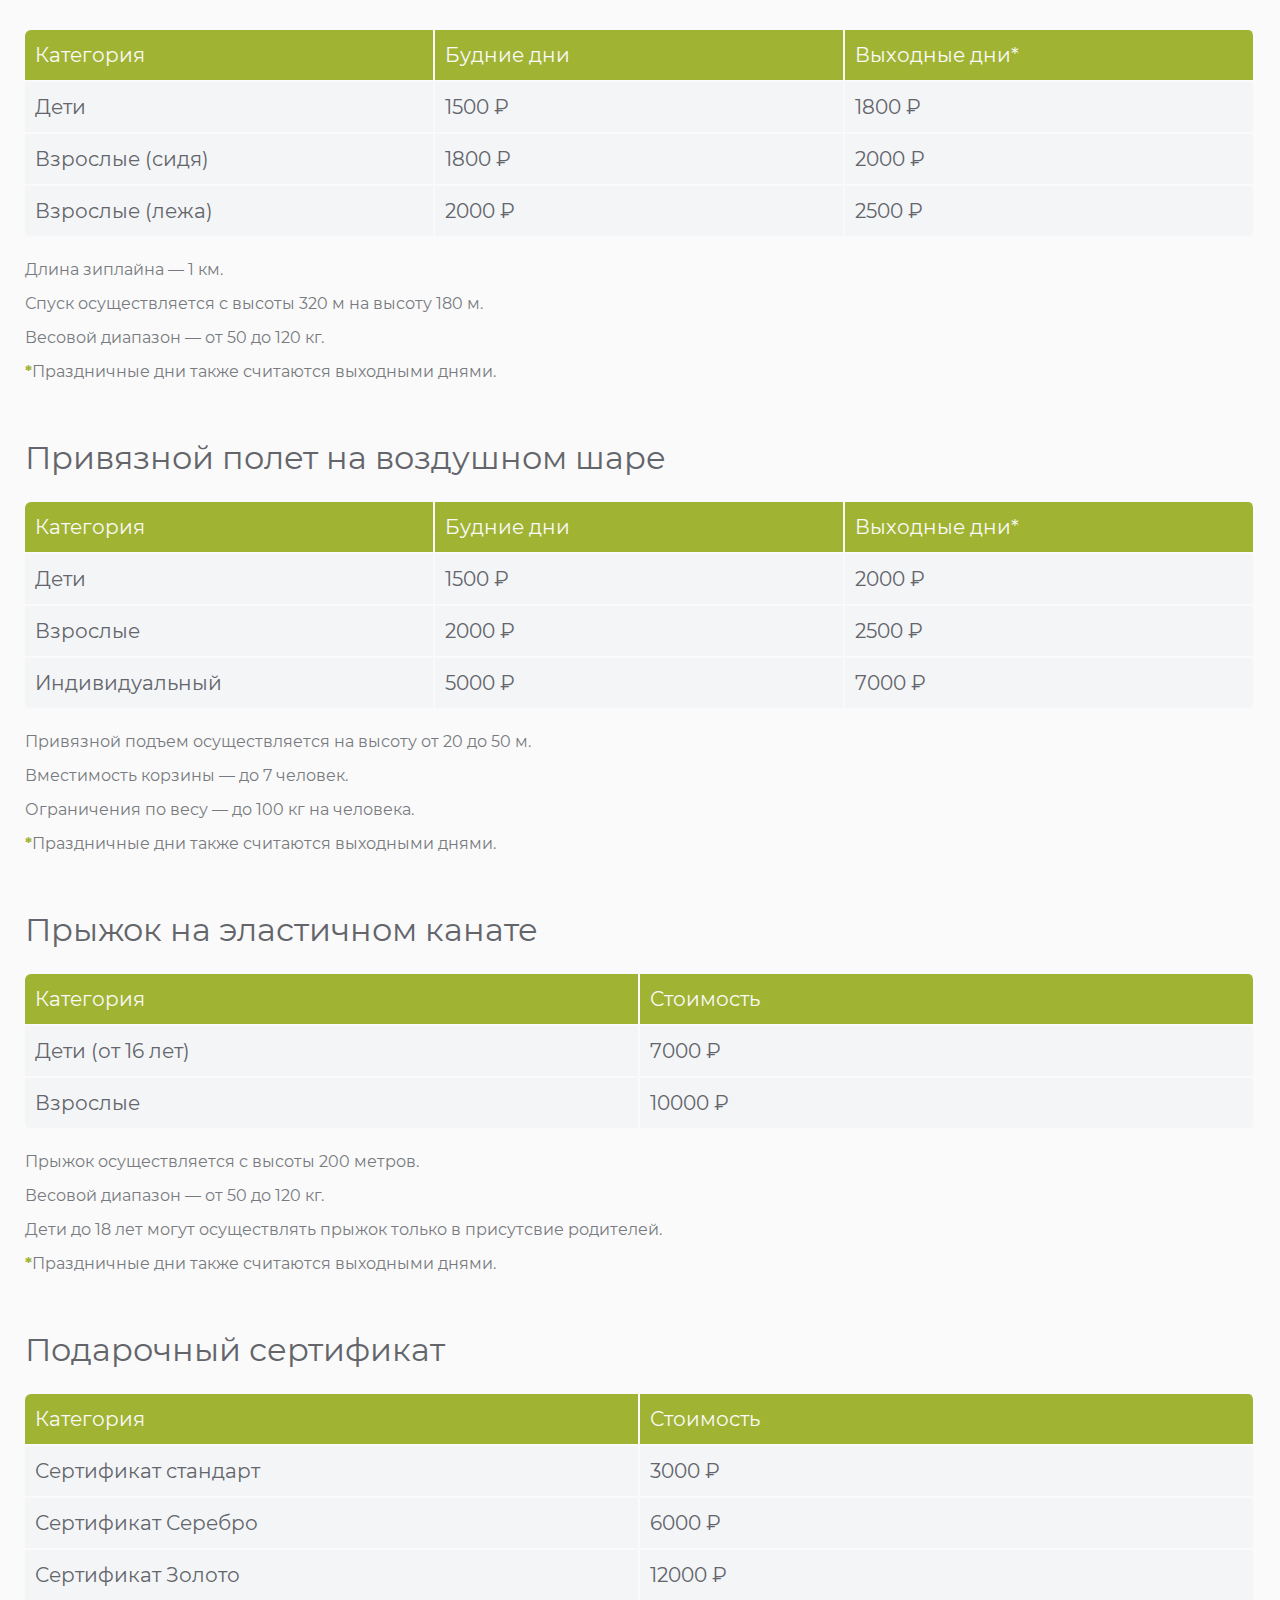
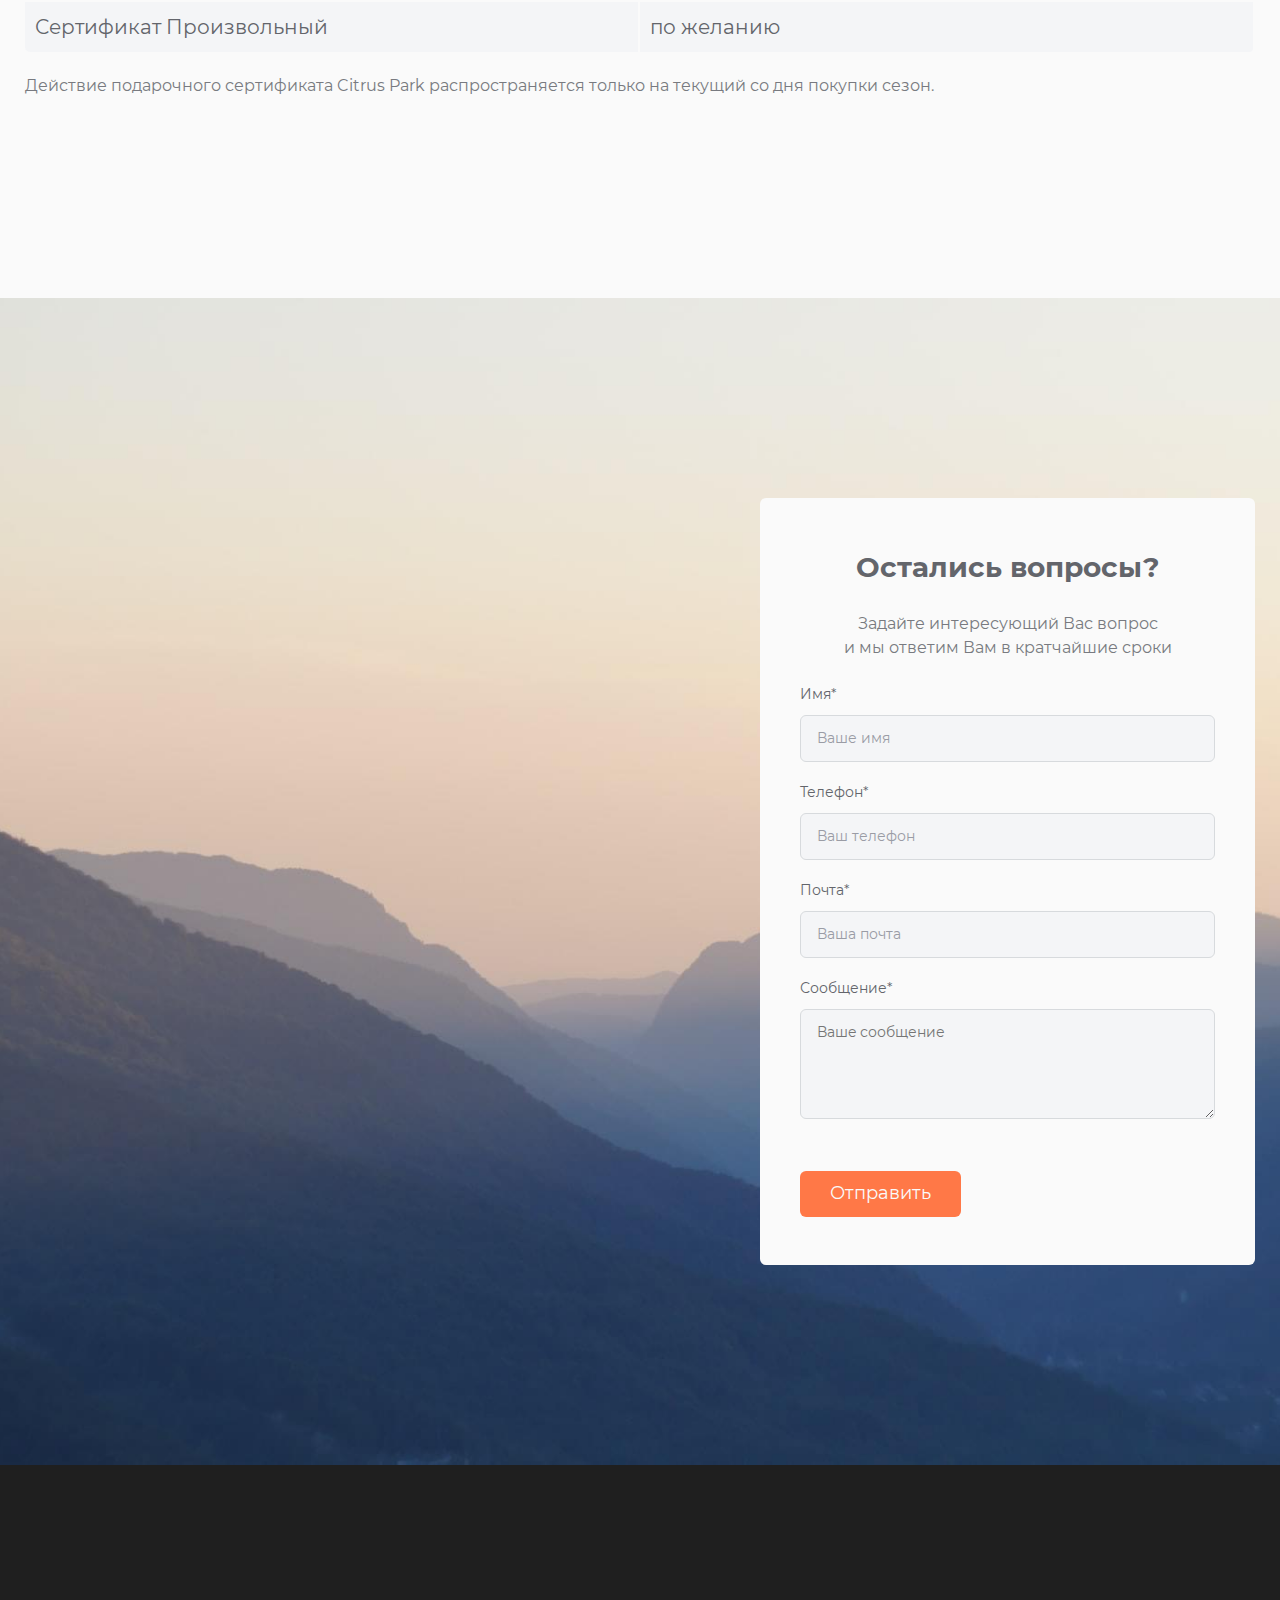
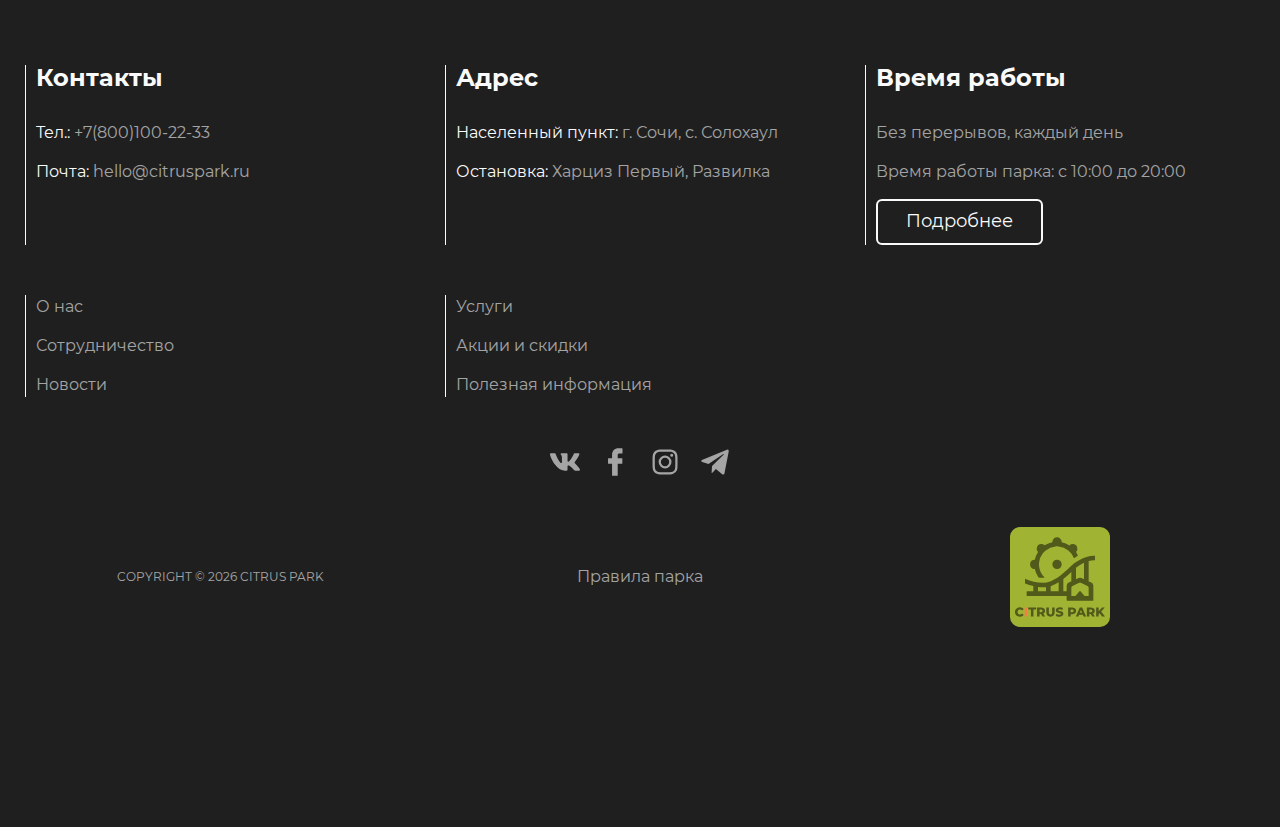
<file: services.html>
<!DOCTYPE html><html lang="ru"><head><meta charset="UTF-8"><meta http-equiv="X-UA-Compatible" content="IE=edge"><meta name="viewport" content="width=device-width,initial-scale=1shrink-to-fit=no"><meta name="theme-color" content="#111111"><link rel="apple-touch-icon" sizes="180x180" href="./favicon/apple-touch-icon.png"><link rel="icon" type="image/png" sizes="32x32" href="./favicon/favicon-32x32.png"><link rel="icon" type="image/png" sizes="16x16" href="./favicon/favicon-16x16.png"><link rel="manifest" href="./favicon/site.webmanifest"><link rel="mask-icon" href="./favicon/safari-pinned-tab.svg" color="#000000"><meta name="msapplication-TileColor" content="#da532c"><meta name="theme-color" content="#1f1f1f"><title>Услуги | Citrus Park</title><link rel="stylesheet" href="css/vendor.css"><link rel="stylesheet" href="css/main.css"></head><body><div class="site-container"><header class="header"><div class="container header__container"><div class="header__logo"><a href="/" class="logo"><img class="logo__image" src="./img/main/citrus-park--logo.svg" alt="Web-site Logo"></a></div><nav class="header__nav nav"><ul class="list-reset nav__list"><li class="nav__item"><a href="tel:+78001002233" class="nav__link nav__link nav__link--tel"><div class="nav__inner"><span class="nav__title">Позвоните нам</span> <span class="nav__value">+7(800)100-22-33</span></div></a></li><li class="nav__item"><a href="mailto:hello@citruspurk.ru" class="nav__link nav__link nav__link--mail"><div class="nav__inner"><span class="nav__title">Напишите нам</span> <span class="nav__value">hello@citruspark.ru</span></div></a></li><li class="nav__item"><a href="./services.html" title="Купить билеты" class="nav__btn btn-reset btn btn--fill" target="_blank">Купить билеты</a></li></ul></nav></div></header><main><section class="services"><div class="container"><div class="services__menu-burger menu-burger"><button class="btn-reset menu-burger__btn"><svg aria-hidden="true" class="menu-burger__btn-icon"><use xlink:href="img/sprite.svg#icon-burger-menu"></use></svg> Меню</button></div><h2 class="services__title title title--center">Наши услуги</h2><div class="services__content"><div class="service-item"><h3 class="service-item__title title title--subtitle">Входной билет</h3><table class="service-item__table"><tr class="service-item__table-row"><th class="service-item__table-head">Категория</th><th class="service-item__table-head">Будние дни</th><th class="service-item__table-head">Выходные дни*</th></tr><tr class="service-item__table-row"><td class="service-item__table-data">Дети</td><td class="service-item__table-data">500 &#x20bd;</td><td class="service-item__table-data">700 &#x20bd;</td></tr><tr class="service-item__table-row"><td class="service-item__table-data">Взрослые</td><td class="service-item__table-data">700 &#x20bd;</td><td class="service-item__table-data">900 &#x20bd;</td></tr></table><div class="service-item__info"><p class="service-item__descr">Входной билет дает Вам право на&nbsp;вход на&nbsp;территорию парка.</p><p class="service-item__descr">Билет приобретается на&nbsp;кассе. Скоро будет доступна покупка билетов онлайн.</p><p class="service-item__descr">Не&nbsp;забудьте ознакомиться с&nbsp;нашими <a href="./promo.html" class="services__link link">акциями</a>!</p><p class="service-item__descr"><span>*</span>Праздничные дни также считаются выходными днями.</p></div></div><div class="service-item"><h3 class="service-item__title title title--subtitle">Тир</h3><table class="service-item__table"><tr class="service-item__table-row"><th class="service-item__table-head">Категория</th><th class="service-item__table-head">Будние дни</th><th class="service-item__table-head">Выходные дни*</th></tr><tr class="service-item__table-row"><td class="service-item__table-data">Дети</td><td class="service-item__table-data">300 &#x20bd;</td><td class="service-item__table-data">500 &#x20bd;</td></tr><tr class="service-item__table-row"><td class="service-item__table-data">Взрослые</td><td class="service-item__table-data">500 &#x20bd;</td><td class="service-item__table-data">700 &#x20bd;</td></tr></table><div class="service-item__info"><p class="service-item__descr">Наши посетители могут попробовать себя в&nbsp;стрельбе из&nbsp;настоящего лука! Кроме того, имеется тир из&nbsp;винтовки с&nbsp;оптикой.</p><p class="service-item__descr">Уровень подготовки не&nbsp;требуется.</p><p class="service-item__descr"><span>*</span>Праздничные дни также считаются выходными днями.</p></div></div><div class="service-item"><h3 class="service-item__title title title--subtitle">Веревочный парк</h3><table class="service-item__table"><tr class="service-item__table-row"><th class="service-item__table-head">Категория</th><th class="service-item__table-head">Будние дни</th><th class="service-item__table-head">Выходные дни*</th></tr><tr class="service-item__table-row"><td class="service-item__table-data">Дети</td><td class="service-item__table-data">300 &#x20bd;</td><td class="service-item__table-data">500 &#x20bd;</td></tr><tr class="service-item__table-row"><td class="service-item__table-data">Взрослые</td><td class="service-item__table-data">500 &#x20bd;</td><td class="service-item__table-data">700 &#x20bd;</td></tr></table><div class="service-item__info"><p class="service-item__descr">Верёвочный парк могут посещать как дети, так и&nbsp;взрослые.</p><p class="service-item__descr">Ограничения по&nbsp;весу&nbsp;&mdash; до&nbsp;100&nbsp;кг.</p><p class="service-item__descr"><span>*</span>Праздничные дни также считаются выходными днями.</p></div></div><div class="service-item"><h3 class="service-item__title title title--subtitle">Зиплайн</h3><table class="service-item__table"><tr class="service-item__table-row"><th class="service-item__table-head">Категория</th><th class="service-item__table-head">Будние дни</th><th class="service-item__table-head">Выходные дни*</th></tr><tr class="service-item__table-row"><td class="service-item__table-data">Дети</td><td class="service-item__table-data">1500 &#x20bd;</td><td class="service-item__table-data">1800 &#x20bd;</td></tr><tr class="service-item__table-row"><td class="service-item__table-data">Взрослые (сидя)</td><td class="service-item__table-data">1800 &#x20bd;</td><td class="service-item__table-data">2000 &#x20bd;</td></tr><tr class="service-item__table-row"><td class="service-item__table-data">Взрослые (лежа)</td><td class="service-item__table-data">2000 &#x20bd;</td><td class="service-item__table-data">2500 &#x20bd;</td></tr></table><div class="service-item__info"><p class="service-item__descr">Длина зиплайна&nbsp;&mdash; 1&nbsp;км.</p><p class="service-item__descr">Спуск осуществляется с&nbsp;высоты 320&nbsp;м на&nbsp;высоту 180&nbsp;м.</p><p class="service-item__descr">Весовой диапазон&nbsp;&mdash; от&nbsp;50&nbsp;до&nbsp;120&nbsp;кг.</p><p class="service-item__descr"><span>*</span>Праздничные дни также считаются выходными днями.</p></div></div><div class="service-item"><h3 class="service-item__title title title--subtitle">Привязной полет на воздушном шаре</h3><table class="service-item__table"><tr class="service-item__table-row"><th class="service-item__table-head">Категория</th><th class="service-item__table-head">Будние дни</th><th class="service-item__table-head">Выходные дни*</th></tr><tr class="service-item__table-row"><td class="service-item__table-data">Дети</td><td class="service-item__table-data">1500 &#x20bd;</td><td class="service-item__table-data">2000 &#x20bd;</td></tr><tr class="service-item__table-row"><td class="service-item__table-data">Взрослые</td><td class="service-item__table-data">2000 &#x20bd;</td><td class="service-item__table-data">2500 &#x20bd;</td></tr><tr class="service-item__table-row"><td class="service-item__table-data">Индивидуальный</td><td class="service-item__table-data">5000 &#x20bd;</td><td class="service-item__table-data">7000 &#x20bd;</td></tr></table><div class="service-item__info"><p class="service-item__descr">Привязной подъем осуществляется на&nbsp;высоту от&nbsp;20&nbsp;до&nbsp;50&nbsp;м.</p><p class="service-item__descr">Вместимость корзины&nbsp;&mdash; до&nbsp;7&nbsp;человек.</p><p class="service-item__descr">Ограничения по&nbsp;весу&nbsp;&mdash; до&nbsp;100&nbsp;кг на&nbsp;человека.</p><p class="service-item__descr"><span>*</span>Праздничные дни также считаются выходными днями.</p></div></div><div class="service-item"><h3 class="service-item__title title title--subtitle">Прыжок на&nbsp;эластичном канате</h3><table class="service-item__table"><tr class="service-item__table-row"><th class="service-item__table-head">Категория</th><th class="service-item__table-head">Стоимость</th></tr><tr class="service-item__table-row"><td class="service-item__table-data">Дети (от 16 лет)</td><td class="service-item__table-data">7000 &#x20bd;</td></tr><tr class="service-item__table-row"><td class="service-item__table-data">Взрослые</td><td class="service-item__table-data">10000 &#x20bd;</td></tr></table><div class="service-item__info"><p class="service-item__descr">Прыжок осуществляется с&nbsp;высоты 200&nbsp;метров.</p><p class="service-item__descr">Весовой диапазон&nbsp;&mdash; от&nbsp;50&nbsp;до&nbsp;120&nbsp;кг.</p><p class="service-item__descr">Дети до&nbsp;18&nbsp;лет могут осуществлять прыжок только в&nbsp;присутсвие родителей.</p><p class="service-item__descr"><span>*</span>Праздничные дни также считаются выходными днями.</p></div></div><div class="service-item"><h3 class="service-item__title title title--subtitle">Подарочный сертификат</h3><table class="service-item__table"><tr class="service-item__table-row"><th class="service-item__table-head">Категория</th><th class="service-item__table-head">Стоимость</th></tr><tr class="service-item__table-row"><td class="service-item__table-data">Сертификат стандарт</td><td class="service-item__table-data">3000 &#x20bd;</td></tr><tr class="service-item__table-row"><td class="service-item__table-data">Сертификат Серебро</td><td class="service-item__table-data">6000 &#x20bd;</td></tr><tr class="service-item__table-row"><td class="service-item__table-data">Сертификат Золото</td><td class="service-item__table-data">12000 &#x20bd;</td></tr><tr class="service-item__table-row"><td class="service-item__table-data">Сертификат Произвольный</td><td class="service-item__table-data">по желанию</td></tr></table><div class="service-item__info"><p class="service-item__descr">Действие подарочного сертификата Citrus Park распространяется только на&nbsp;текущий со&nbsp;дня покупки сезон.</p></div></div></div></div></section><section class="contact-us"><div class="container contact-us__container"><h2 class="contact-us__title title title-center visually-hidden">Свяжитесь с нами</h2><form action="" class="contact-us__form form-contact"><h3 class="form-contact__title">Остались вопросы?</h3><p class="form-contact__descr">Задайте интересующий Вас вопрос и&nbsp;мы&nbsp;ответим Вам в&nbsp;кратчайшие сроки</p><label for="" class="form-contact__label from-field"><span class="form-field__caption">Имя*</span> <input type="text" class="form-field__input" placeholder="Ваше имя" required></label> <label for="" class="form-contact__label from-field"><span class="form-field__caption">Телефон*</span> <input type="tel" class="form-field__input" placeholder="Ваш телефон" required></label> <label for="" class="form-contact__label from-field"><span class="form-field__caption">Почта*</span> <input type="email" class="form-field__input" placeholder="Ваша почта" required></label> <label for="" class="form-contact__label from-field"><span class="form-field__caption">Сообщение*</span> <textarea name="" id="" rows="4" class="form-field__textarea" placeholder="Вашe сообщение" required></textarea></label> <button type="submit" class="form-contact__btn btn-reset btn btn--fill">Отправить</button></form></div></section></main><footer class="footer"><div class="container footer__container grid"><div class="footer__cell grid"><div class="footer__block"><h3 class="footer__title">Контакты</h3><ul class="footer__list list-reset"><li class="footer__item"><span class="footer__category">Тел.:</span> <a href="tel:+78001002233" class="footer__link link link--footer">+7(800)100-22-33</a></li><li class="footer__item"><span class="footer__category">Почта:</span> <a href="mailto:hello@citruspurk.ru" class="footer__link link link--footer">hello@citruspark.ru</a></li></ul></div><div class="footer__block"><h3 class="footer__title">Адрес</h3><ul class="footer__list list-reset"><li class="footer__item"><p class="footer__text"><span class="footer__category">Населенный пункт:</span> г. Сочи, с. Солохаул</p></li><li class="footer__item"><p class="footer__text"><span class="footer__category">Остановка:</span> Харциз Первый, Развилка</p></li></ul></div><div class="footer__block"><h3 class="footer__title">Время работы</h3><ul class="footer__list list-reset"><li class="footer__item"><p class="footer__text">Без перерывов, каждый день</p></li><li class="footer__item"><p class="footer__text">Время работы парка: с 10:00 до 20:00</p></li><li class="footer__item"><a href="working-time.html" class="footer__btn btn btn--stroke-white">Подробнее</a></li></ul></div></div><div class="footer__cell grid"><div class="footer__block"><ul class="list-reset footer__list"><li class="footer__item"><a href="about-us.html" class="footer__link link link--footer">О нас</a></li><li class="footer__item"><a href="cooperation.html" class="footer__link link link--footer">Сотрудничество</a></li><li class="footer__item"><a href="./news.html" class="footer__link link link--footer">Новости</a></li></ul></div><div class="footer__block"><ul class="list-reset footer__list"><li class="footer__item"><a href="./services.html" class="footer__link link link--footer">Услуги</a></li><li class="footer__item"><a href="./promo.html" class="footer__link link link--footer">Акции и скидки</a></li><li class="footer__item"><a href="faq.html" class="footer__link link link--footer">Полезная информация</a></li></ul></div></div><div class="footer__cell"><ul class="list-reset social-list"><li class="social-list__item"><a href="#" title="наш vk" class="social-list__link"><svg aria-hidden="true" class="social-list__link-image"><use xlink:href="img/sprite.svg#social-vk"></use></svg></a></li><li class="social-list__item"><a href="#" title="наш facebook" class="social-list__link"><svg aria-hidden="true" class="social-list__link-image"><use xlink:href="img/sprite.svg#social-facebook"></use></svg></a></li><li class="social-list__item"><a href="#" title="наш instagram" class="social-list__link"><svg aria-hidden="true" class="social-list__link-image"><use xlink:href="img/sprite.svg#social-instagram"></use></svg></a></li><li class="social-list__item"><a href="#" title="наш telegram канал" class="social-list__link"><svg aria-hidden="true" class="social-list__link-image"><use xlink:href="img/sprite.svg#social-telegram"></use></svg></a></li></ul></div><div class="footer__cell footer__cell--bottom grid"><div class="footer__copyright"><span class="footer__copyright-text">copyright © <span class="footer__copyright-date"></span> citrus park</span></div><div class="footer__rules"><a href="./rules.html" class="footer__link link link--footer">Правила парка</a></div><div class="footer__logo"><a href="/" class="logo"><img class="logo__image" src="./img/main/citrus-park--logo.svg" alt="Web-site Logo"></a></div></div></div></footer><div class="progressbar"><div class="progressbar__line"></div></div><div class="menu-modal"><button class="btn-reset menu-modal__btn-close"><svg aria-hidden="true" class="menu-modal__btn-icon"><use xlink:href="img/sprite.svg#icon-cross"></use></svg></button><div class="menu-modal__content"><ul class="list-reset menu-modal__list"><li class="menu-modal__item"><a href="./index.html" class="menu-modal__link">Главная</a></li><li class="menu-modal__item"><a href="./about-us.html" class="menu-modal__link">О нас</a></li><li class="menu-modal__item"><a href="./working-time.html" class="menu-modal__link">Режим работы</a></li><li class="menu-modal__item"><a href="./destination.html" class="menu-modal__link">Как добраться</a></li><li class="menu-modal__item"><a href="./services.html" class="menu-modal__link menu-modal__link--active">Услуги</a></li><li class="menu-modal__item"><a href="./promo.html" class="menu-modal__link">Акции и скидки</a></li><li class="menu-modal__item"><a href="./faq.html" class="menu-modal__link">Полезная информация</a></li><li class="menu-modal__item"><a href="./news.html" class="menu-modal__link">Новости</a></li><li class="menu-modal__item"><a href="./cooperation.html" class="menu-modal__link">Сотрудничество</a></li></ul></div></div><div class="btn-up-wrapper"><button class="btn-reset btn-up" type="button" aria-label="Подняться наверх"><span class="btn-up__text">Вверх</span><div class="btn-up__block"><svg aria-hidden="true"><use xlink:href="img/sprite.svg#arrow-up-small"></use></svg></div></button></div></div><script src="js/vendor.js"></script><script src="js/main.js"></script></body></html>
</file>
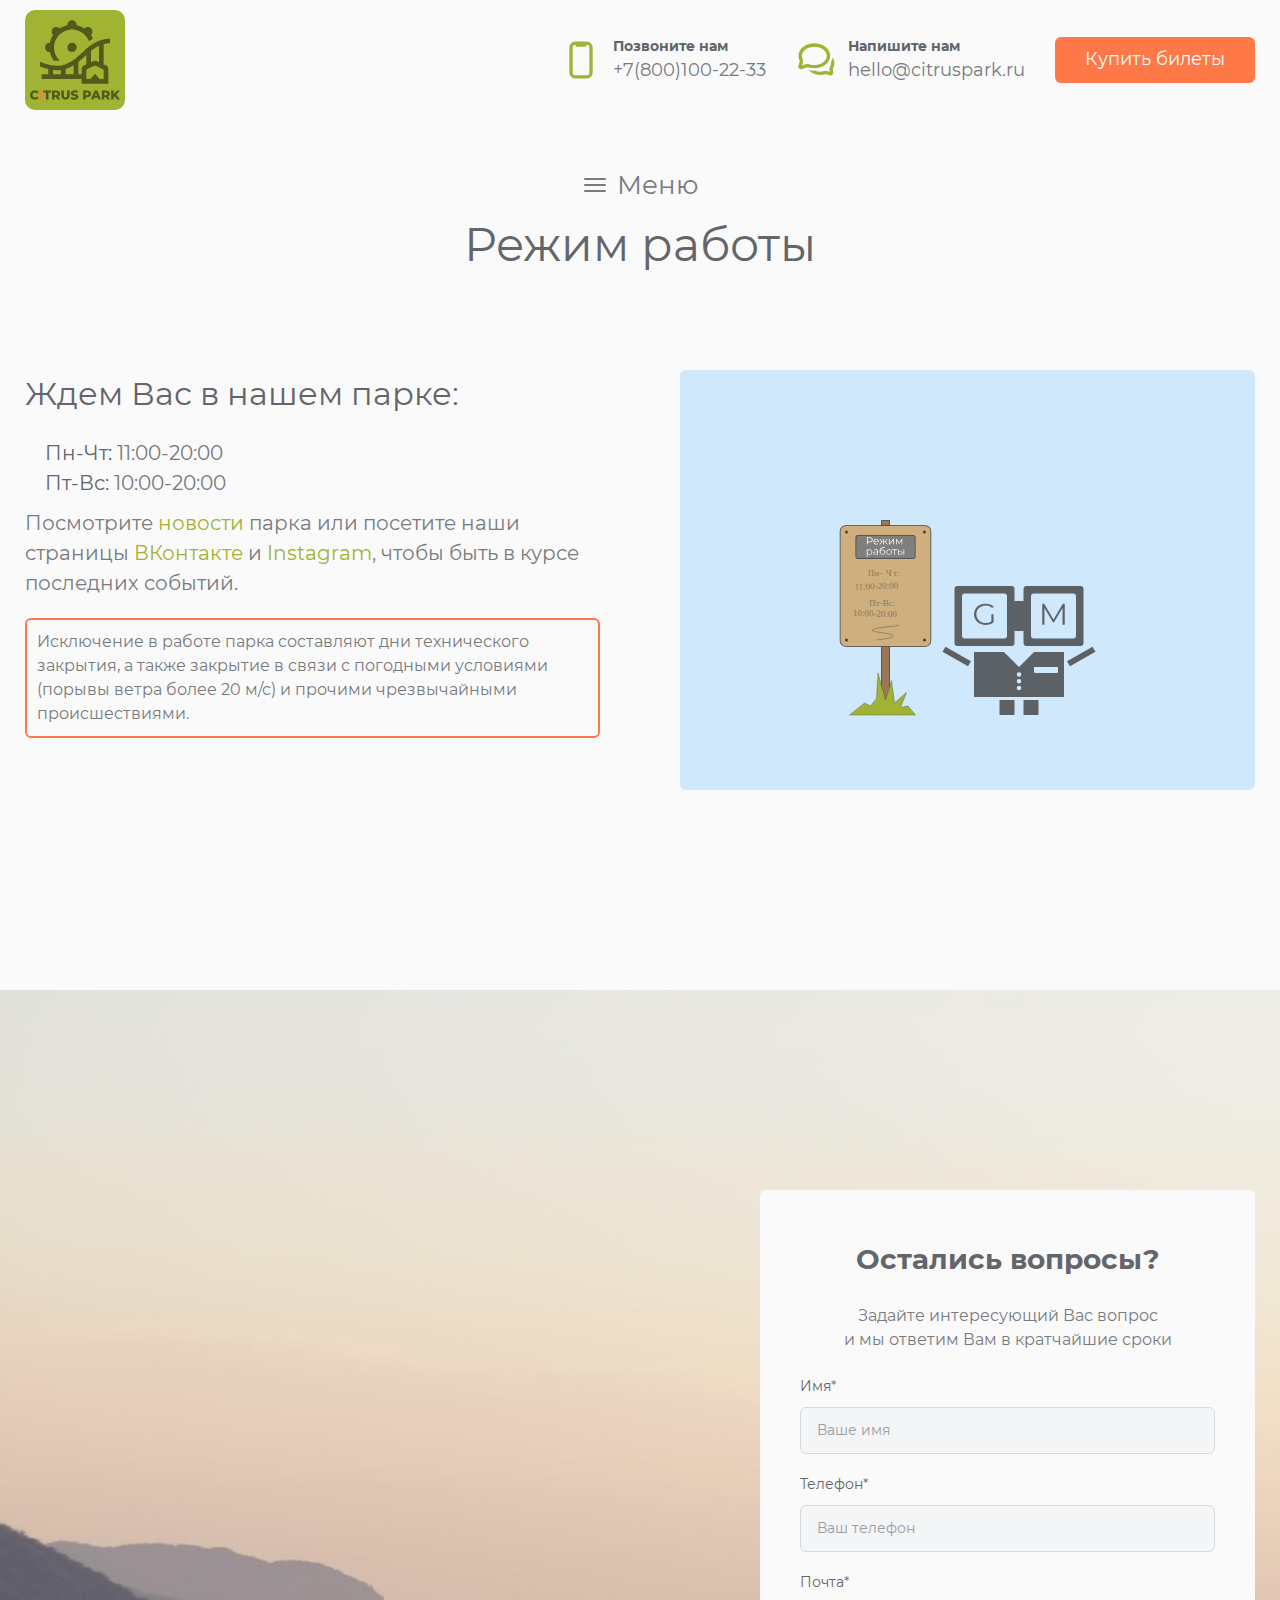
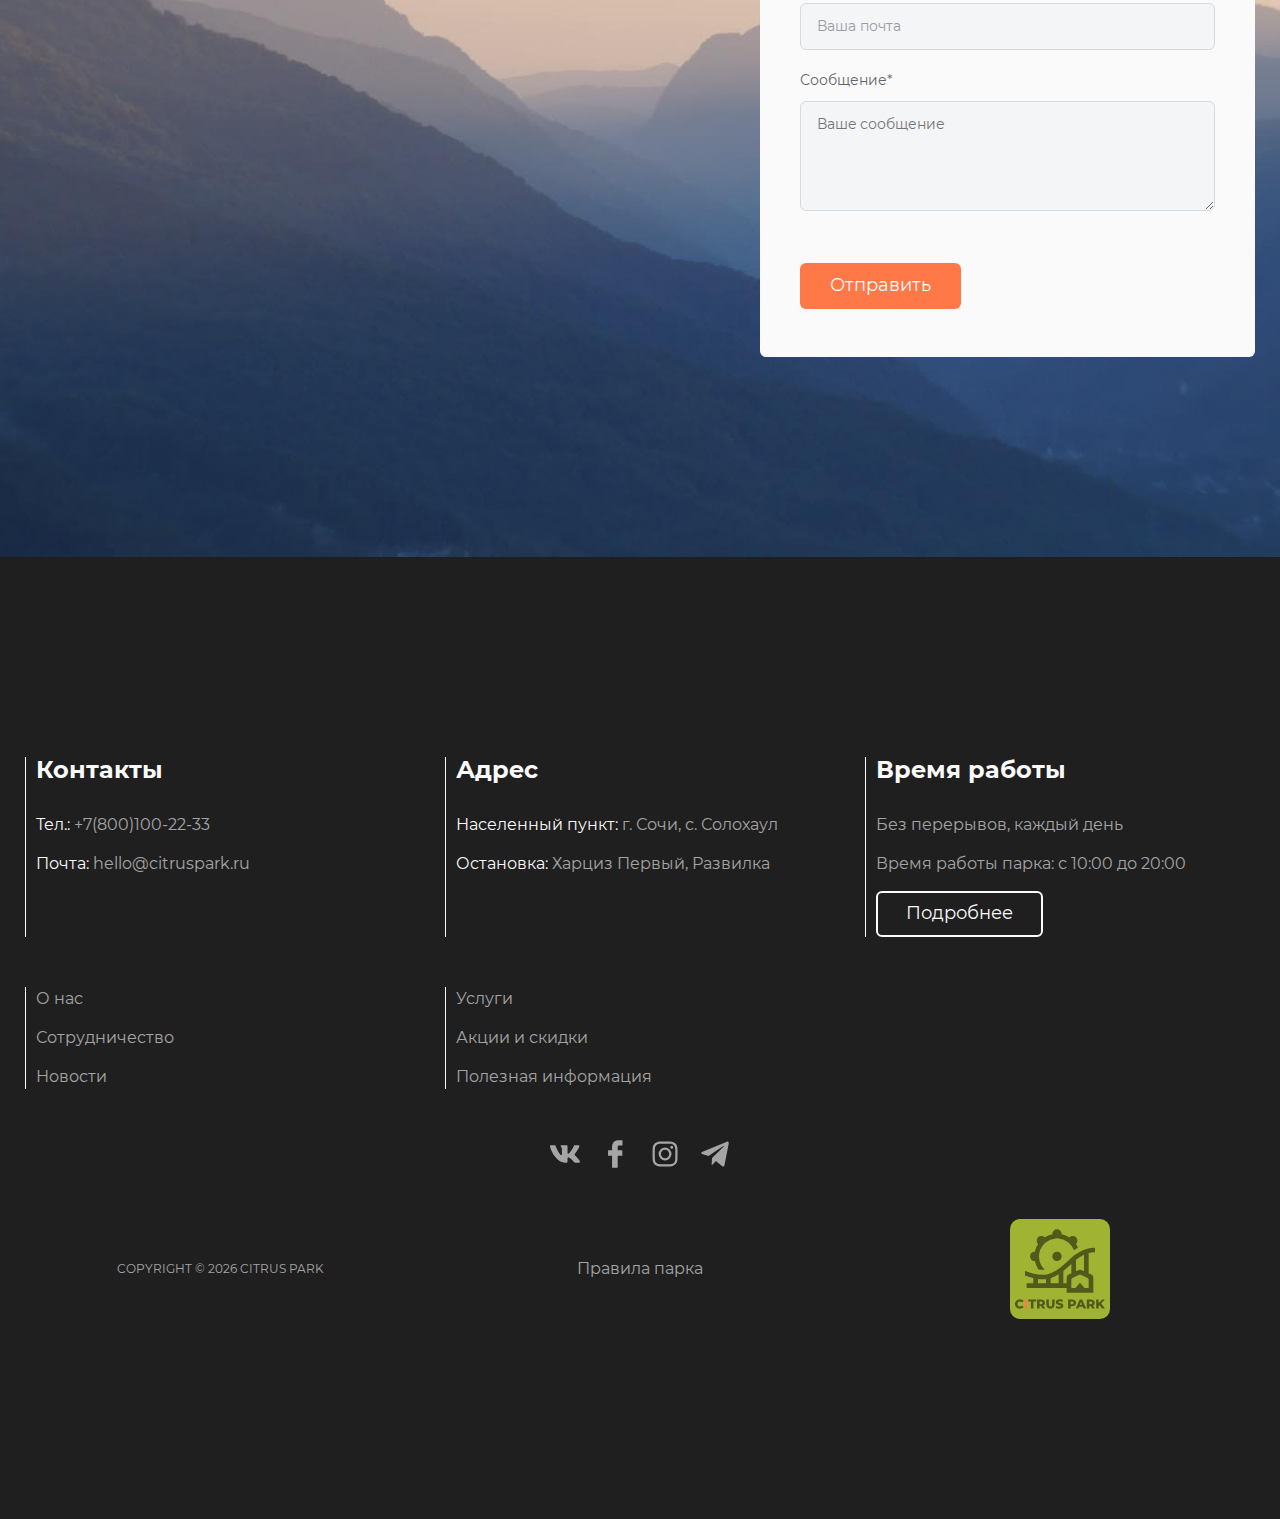
<file: working-time.html>
<!DOCTYPE html><html lang="ru"><head><meta charset="UTF-8"><meta http-equiv="X-UA-Compatible" content="IE=edge"><meta name="viewport" content="width=device-width,initial-scale=1shrink-to-fit=no"><meta name="theme-color" content="#111111"><link rel="apple-touch-icon" sizes="180x180" href="./favicon/apple-touch-icon.png"><link rel="icon" type="image/png" sizes="32x32" href="./favicon/favicon-32x32.png"><link rel="icon" type="image/png" sizes="16x16" href="./favicon/favicon-16x16.png"><link rel="manifest" href="./favicon/site.webmanifest"><link rel="mask-icon" href="./favicon/safari-pinned-tab.svg" color="#000000"><meta name="msapplication-TileColor" content="#da532c"><meta name="theme-color" content="#1f1f1f"><title>Режим работы | Citrus Park</title><link rel="stylesheet" href="css/vendor.css"><link rel="stylesheet" href="css/main.css"><!-- Fonts Awesome iCons --><!-- <script src="https://kit.fontawesome.com/baa501ae1a.js" crossorigin="anonymous"></script> --></head><body><div class="site-container"><header class="header"><div class="container header__container"><div class="header__logo"><a href="/" class="logo"><img class="logo__image" src="./img/main/citrus-park--logo.svg" alt="Web-site Logo"></a></div><nav class="header__nav nav"><ul class="list-reset nav__list"><li class="nav__item"><a href="tel:+78001002233" class="nav__link nav__link nav__link--tel"><div class="nav__inner"><span class="nav__title">Позвоните нам</span> <span class="nav__value">+7(800)100-22-33</span></div></a></li><li class="nav__item"><a href="mailto:hello@citruspurk.ru" class="nav__link nav__link nav__link--mail"><div class="nav__inner"><span class="nav__title">Напишите нам</span> <span class="nav__value">hello@citruspark.ru</span></div></a></li><li class="nav__item"><a href="./services.html" title="Купить билеты" class="nav__btn btn-reset btn btn--fill" target="_blank">Купить билеты</a></li></ul></nav></div></header><main><section class="working-time"><div class="container"><div class="working-time__menu-burger menu-burger"><button class="btn-reset menu-burger__btn"><svg aria-hidden="true" class="menu-burger__btn-icon"><use xlink:href="img/sprite.svg#icon-burger-menu"></use></svg> Меню</button></div><h2 class="working-time__title title title--center">Режим работы</h2><div class="working-time__content"><div class="working-time__content-item content-working-time"><div class="content-working-time__info"><h3 class="content-working-time__title title title--subtitle">Ждем Вас в нашем парке:</h3><ul class="list-reset content-working-time__list"><li class="content-working-time__item"><span>Пн-Чт: </span>11:00-20:00</li><li class="content-working-time__item"><span>Пт-Вс: </span>10:00-20:00</li></ul><p class="content-working-time__descr">Посмотрите <a href="#" class="working-time__link link">новости</a> парка или посетите наши страницы <a href="#" class="working-time__link link">ВКонтакте</a> и <a href="#" class="working-time__link link">Instagram</a>, чтобы быть в курсе последних событий.</p><div class="content-working-time__danger danger"><p class="danger__descr">Исключение в работе парка составляют дни технического закрытия, а также закрытие в связи с погодными условиями (порывы ветра более 20 м/с) и прочими чрезвычайными происшествиями.</p></div></div><div class="content-working-time__section-bg"><img src="./img/page-working-time/working-time-m.svg" aria-hidden="true" class="content-working-time__bg-image"></div></div></div></div></section><section class="contact-us"><div class="container contact-us__container"><h2 class="contact-us__title title title-center visually-hidden">Свяжитесь с нами</h2><form action="" class="contact-us__form form-contact"><h3 class="form-contact__title">Остались вопросы?</h3><p class="form-contact__descr">Задайте интересующий Вас вопрос и&nbsp;мы&nbsp;ответим Вам в&nbsp;кратчайшие сроки</p><label for="" class="form-contact__label from-field"><span class="form-field__caption">Имя*</span> <input type="text" class="form-field__input" placeholder="Ваше имя" required></label> <label for="" class="form-contact__label from-field"><span class="form-field__caption">Телефон*</span> <input type="tel" class="form-field__input" placeholder="Ваш телефон" required></label> <label for="" class="form-contact__label from-field"><span class="form-field__caption">Почта*</span> <input type="email" class="form-field__input" placeholder="Ваша почта" required></label> <label for="" class="form-contact__label from-field"><span class="form-field__caption">Сообщение*</span> <textarea name="" id="" rows="4" class="form-field__textarea" placeholder="Вашe сообщение" required></textarea></label> <button type="submit" class="form-contact__btn btn-reset btn btn--fill">Отправить</button></form></div></section></main><footer class="footer"><div class="container footer__container grid"><div class="footer__cell grid"><div class="footer__block"><h3 class="footer__title">Контакты</h3><ul class="footer__list list-reset"><li class="footer__item"><span class="footer__category">Тел.:</span> <a href="tel:+78001002233" class="footer__link link link--footer">+7(800)100-22-33</a></li><li class="footer__item"><span class="footer__category">Почта:</span> <a href="mailto:hello@citruspurk.ru" class="footer__link link link--footer">hello@citruspark.ru</a></li></ul></div><div class="footer__block"><h3 class="footer__title">Адрес</h3><ul class="footer__list list-reset"><li class="footer__item"><p class="footer__text"><span class="footer__category">Населенный пункт:</span> г. Сочи, с. Солохаул</p></li><li class="footer__item"><p class="footer__text"><span class="footer__category">Остановка:</span> Харциз Первый, Развилка</p></li></ul></div><div class="footer__block"><h3 class="footer__title">Время работы</h3><ul class="footer__list list-reset"><li class="footer__item"><p class="footer__text">Без перерывов, каждый день</p></li><li class="footer__item"><p class="footer__text">Время работы парка: с 10:00 до 20:00</p></li><li class="footer__item"><a href="working-time.html" class="footer__btn btn btn--stroke-white">Подробнее</a></li></ul></div></div><div class="footer__cell grid"><div class="footer__block"><ul class="list-reset footer__list"><li class="footer__item"><a href="about-us.html" class="footer__link link link--footer">О нас</a></li><li class="footer__item"><a href="cooperation.html" class="footer__link link link--footer">Сотрудничество</a></li><li class="footer__item"><a href="./news.html" class="footer__link link link--footer">Новости</a></li></ul></div><div class="footer__block"><ul class="list-reset footer__list"><li class="footer__item"><a href="./services.html" class="footer__link link link--footer">Услуги</a></li><li class="footer__item"><a href="./promo.html" class="footer__link link link--footer">Акции и скидки</a></li><li class="footer__item"><a href="faq.html" class="footer__link link link--footer">Полезная информация</a></li></ul></div></div><div class="footer__cell"><ul class="list-reset social-list"><li class="social-list__item"><a href="#" title="наш vk" class="social-list__link"><svg aria-hidden="true" class="social-list__link-image"><use xlink:href="img/sprite.svg#social-vk"></use></svg></a></li><li class="social-list__item"><a href="#" title="наш facebook" class="social-list__link"><svg aria-hidden="true" class="social-list__link-image"><use xlink:href="img/sprite.svg#social-facebook"></use></svg></a></li><li class="social-list__item"><a href="#" title="наш instagram" class="social-list__link"><svg aria-hidden="true" class="social-list__link-image"><use xlink:href="img/sprite.svg#social-instagram"></use></svg></a></li><li class="social-list__item"><a href="#" title="наш telegram канал" class="social-list__link"><svg aria-hidden="true" class="social-list__link-image"><use xlink:href="img/sprite.svg#social-telegram"></use></svg></a></li></ul></div><div class="footer__cell footer__cell--bottom grid"><div class="footer__copyright"><span class="footer__copyright-text">copyright © <span class="footer__copyright-date"></span> citrus park</span></div><div class="footer__rules"><a href="./rules.html" class="footer__link link link--footer">Правила парка</a></div><div class="footer__logo"><a href="/" class="logo"><img class="logo__image" src="./img/main/citrus-park--logo.svg" alt="Web-site Logo"></a></div></div></div></footer><div class="progressbar"><div class="progressbar__line"></div></div><div class="menu-modal"><button class="btn-reset menu-modal__btn-close"><svg aria-hidden="true" class="menu-modal__btn-icon"><use xlink:href="img/sprite.svg#icon-cross"></use></svg></button><div class="menu-modal__content"><ul class="list-reset menu-modal__list"><li class="menu-modal__item"><a href="./index.html" class="menu-modal__link">Главная</a></li><li class="menu-modal__item"><a href="./about-us.html" class="menu-modal__link">О нас</a></li><li class="menu-modal__item"><a href="./working-time.html" class="menu-modal__link menu-modal__link--active">Режим работы</a></li><li class="menu-modal__item"><a href="./destination.html" class="menu-modal__link">Как добраться</a></li><li class="menu-modal__item"><a href="./services.html" class="menu-modal__link">Услуги</a></li><li class="menu-modal__item"><a href="./promo.html" class="menu-modal__link">Акции и скидки</a></li><li class="menu-modal__item"><a href="./faq.html" class="menu-modal__link">Полезная информация</a></li><li class="menu-modal__item"><a href="./news.html" class="menu-modal__link">Новости</a></li><li class="menu-modal__item"><a href="./cooperation.html" class="menu-modal__link">Сотрудничество</a></li></ul></div></div><div class="btn-up-wrapper"><button class="btn-reset btn-up" type="button" aria-label="Подняться наверх"><span class="btn-up__text">Вверх</span><div class="btn-up__block"><svg aria-hidden="true"><use xlink:href="img/sprite.svg#arrow-up-small"></use></svg></div></button></div></div><script src="js/vendor.js"></script><script src="js/main.js"></script></body></html>
</file>
<file: css/main.css>
:root{--color-blocks-bg:#fafafa;--color-white:#fafafa;--color-gray:#787a80;--color-mako:#63656b;--color-primary:#a1b333;--color-accent:#ff7847;--transition:all 0.2s linear;--grid-gap:30px;--grid-skill-gap:30px;--border-radius:6px;--main-shadow:0 80px 80px -20px rgba(154, 156, 165, 0.08),0 30px 24px -10px rgba(154, 156, 165, 0.05),0 12px 10px -6px rgba(154, 156, 165, 0.04),0 4px 4px -4px rgba(30, 33, 44, 0.03)}.custom-checkbox__field:checked+.custom-checkbox__content::after{opacity:1}.custom-checkbox__field:focus+.custom-checkbox__content::before{outline:red solid 2px;outline-offset:2px}.custom-checkbox__field:disabled+.custom-checkbox__content{opacity:.4;pointer-events:none}@font-face{font-family:Montserrat;src:url(../fonts/MontserratRegular.woff2) format("woff2");font-weight:400;font-display:swap;font-style:normal}@font-face{font-family:Montserrat;src:url(../fonts/MontserratBold.woff2) format("woff2");font-weight:700;font-display:swap;font-style:normal}html{box-sizing:border-box}*,::after,::before{box-sizing:inherit}body{margin:0;width:100%;height:100%;font-family:Montserrat,sans-serif;font-weight:400;background-color:var(--color-blocks-bg)}img{max-width:100%}a{text-decoration:none}.site-container{overflow:hidden}.is-hidden{display:none!important}.hidden{display:none}.btn-reset{border:none;padding:0;background:0 0;cursor:pointer}.list-reset{list-style:none;margin:0;padding:0}.container{position:relative;margin:0 auto;padding:0 15px;max-width:1260px}.grid{display:grid;grid-template-columns:repeat(12,1fr);gap:var(--grid-gap)}.visually-hidden{position:absolute;overflow:hidden;margin:-1px;border:0;padding:0;width:1px;height:1px;clip:rect(0 0 0 0)}.js-focus-visible :focus:not(.focus-visible){outline:0}.btn{display:inline-block;border-radius:var(--border-radius);padding:10px 28px;font-weight:400;font-size:18px;line-height:120%;text-align:center;color:var(--color-white);transition:var(--transition);cursor:pointer;-webkit-user-select:none;-moz-user-select:none;-ms-user-select:none;user-select:none;border:2px solid transparent}.btn:focus{outline:2px solid var(--color-accent);outline-offset:2px}.btn--fill,.btn--fill-white{color:var(--color-white);background-color:var(--color-accent)}.btn--fill-white:hover{border-color:currentColor;color:var(--color-white);background-color:transparent}.btn--fill-white:active{border-color:var(--color-accent);color:var(--color-white);background-color:var(--color-accent)}.btn--fill:hover{border-color:currentColor;color:var(--color-accent);background-color:transparent}.btn--fill:active{border-color:var(--color-accent);color:var(--color-white);background-color:var(--color-accent)}.btn--stroke-white{border-color:currentColor;color:var(--color-white)}.btn--stroke-white:hover{border-color:var(--color-accent);color:var(--color-white);background-color:var(--color-accent)}.btn--stroke-white:active{border-color:currentColor;color:var(--color-white);background-color:transparent}.btn--stroke-accent{border-color:currentColor;color:var(--color-accent);background-color:transparent}.btn--stroke-accent:hover{border-color:var(--color-accent);color:var(--color-white);background-color:var(--color-accent)}.btn--stroke-accent:active{border-color:currentColor;color:var(--color-accent);background-color:transparent}@media (max-width:600px){.btn{padding:10px 15px;font-size:16px}}@media (max-width:400px){.btn{padding:10px 15px;font-size:16px}}.link{font-weight:400;font-size:16px;line-height:150%;color:var(--color-primary);transition:var(--transition)}.link:focus{outline:2px solid var(--color-accent);outline-offset:2px}.link:hover{color:var(--color-gray)}.link:active{color:var(--color-primary)}.link--footer{color:rgba(255,255,255,.6)}.link--footer:hover{color:var(--color-primary)}.link--footer:active{color:rgba(255,255,255,.6)}.title{margin:0 0 20px;font-weight:400;font-size:46px;line-height:50px;color:var(--color-mako)}.title--center{text-align:center}.title--subtitle{margin:0 0 20px;font-weight:400;font-size:32px;line-height:150%;color:var(--color-mako)}@media (max-width:600px){.title{font-size:30px;line-height:40px}.title--subtitle{font-size:26px}}@media (max-width:400px){.title{font-size:28px;line-height:30px}.title--subtitle{font-size:24px}}.text-descr{margin:0;font-weight:400;font-size:20px;line-height:150%;color:var(--color-gray)}@media (max-width:600px){.text-descr{font-size:16px}}.danger{border:2px solid var(--color-accent);border-radius:var(--border-radius);padding:10px}.danger__descr{margin:0;font-weight:400;font-size:16px;line-height:150%;color:var(--color-gray)}.header{padding:10px 0;background-color:var(--color-blocks-bg)}.header__container{display:flex;align-items:center;justify-content:space-between}.hero-page{padding:200px 0;height:900px;background-image:url(../img/main/hero-page--main.jpg);background-position:center;background-size:cover;background-repeat:no-repeat;background-color:var(--color-blocks-bg)}.hero-page__container{display:flex;flex-direction:column;align-items:flex-start;height:100%}.hero-page__title{margin:0 0 24px;font-weight:700;font-size:72px;line-height:130%;letter-spacing:1px;color:var(--color-white)}.hero-page__descr{margin:0 0 60px;max-width:600px;font-weight:400;font-size:20px;line-height:150%;color:var(--color-white)}.hero-page__btns{display:flex;align-items:center}.hero-page__btn:not(:last-child){margin-right:24px}@media (max-width:600px){.hero-page{padding:100px 0}}.flat-menu{padding:200px 0;background-color:var(--color-blocks-bg)}.flat-menu__title{margin:0 0 100px}.flat-menu__nav{grid-template-areas:"menu-1 menu-2 menu-3 menu-3" "menu-4 menu-5 menu-6 menu-7";grid-template-columns:repeat(4,1fr);grid-template-rows:285px 285px}@media (max-width:992px){.flat-menu__nav{grid-template-areas:"menu-1 menu-1 menu-2 menu-2" "menu-3 menu-3 menu-3 menu-3" "menu-4 menu-4 menu-5 menu-5" "menu-6 menu-6 menu-7 menu-7";grid-template-rows:285px 285px 285px 285px}}.comments{padding:200px 0;background-color:#f4f5f7}.comments__top{position:relative;margin-bottom:60px}@media (max-width:600px){.flat-menu__nav{grid-template-areas:"menu-1 menu-1 menu-1 menu-1" "menu-2 menu-2 menu-2 menu-2" "menu-3 menu-3 menu-3 menu-3" "menu-4 menu-4 menu-4 menu-4" "menu-5 menu-5 menu-5 menu-5" "menu-6 menu-6 menu-6 menu-6" "menu-7 menu-7 menu-7 menu-7";grid-template-rows:285px 285px 285px 285px 285px 285px 285px}.comments__top{margin-bottom:20px}}.comments__title{margin:0;padding-right:96px}.comments__slider-nav{position:absolute;right:0;top:0}.comment-item{display:block;border-radius:var(--border-radius);padding:60px 100px;width:100%;height:100%;box-shadow:0 20px 40px -20px rgba(120,122,128,.6),0 10px 20px -10px rgba(120,122,128,.2);background-color:var(--color-blocks-bg)}.comment-item__blockquote{display:flex;flex-direction:column;justify-content:space-between;margin:0;padding-left:58px;height:100%;background-image:url(../img/testimonials/testimonials-blockquote.svg);background-position:left top;background-size:28px 20px;background-repeat:no-repeat}@media (max-width:600px){.comment-item__blockquote{padding-left:38px}}@media (max-width:400px){.comment-item__blockquote{padding-left:34px;background-size:24px 16px}}.comment-item__author{display:flex}.comment-item__avatar-wrapper{overflow:hidden;margin-right:20px;border-radius:100%;width:70px;height:70px}@media (max-width:600px){.comment-item__avatar-wrapper{width:60px;height:60px}}.comment-item__avatar{display:block;width:100%;height:100%;-o-object-fit:cover;object-fit:cover}.comment-item__info{display:flex;flex-direction:column;justify-content:center}.comment-item__author-name{margin:0 0 4px;font-weight:700;font-size:16px;line-height:160%;color:var(--color-mako)}.comment-item__visit-date{font-weight:400;font-size:14px;line-height:150%;color:var(--color-gray)}@media (max-width:992px){.comment-item{padding:60px}}@media (max-width:768px){.comment-item{padding:40px 60px}}@media (max-width:600px){.comment-item__author-name{font-size:14px}.comment-item__visit-date{font-size:12px}.comment-item{padding:40px 20px;box-shadow:0 20px 30px -20px rgba(120,122,128,.6),0 10px 10px -10px rgba(120,122,128,.2)}}.contact-us{padding:200px 0;background-image:url(../img/main/section-contact-us-3.jpg);background-position:center bottom;background-size:cover;background-repeat:no-repeat;background-color:var(--color-blocks-bg)}.contact-us__container{display:flex;justify-content:flex-end}.footer{padding:200px 0;min-height:100vh;background-color:#1f1f1f}.footer__container{row-gap:50px}.footer__cell{grid-column:span 12}.footer__cell--bottom{grid-template-areas:"copy copy copy copy rule rule rule rule logo logo logo logo"}.footer__block{grid-column:span 4;border-left:1px solid var(--color-white);padding-left:10px}.footer__title{margin:0 0 30px;font-weight:700;font-size:24px;line-height:26px;color:var(--color-white)}@media (max-width:600px){.footer__cell--bottom{grid-template-areas:"rule rule rule rule rule rule logo logo logo logo logo logo" "copy copy copy copy copy copy copy copy copy copy copy copy"}.footer__block{grid-column:span 12}.footer__title{font-size:22px}}.footer__item:not(:last-child){margin-bottom:15px}.footer__category{display:inline-block;font-weight:400;font-size:16px;line-height:150%;color:var(--color-white)}.footer__text{margin:0;font-weight:400;font-size:16px;line-height:150%;color:rgba(255,255,255,.6)}.footer__btn{display:inline-block}.footer__copyright{align-self:center;justify-self:center;grid-area:copy}.footer__copyright-text{font-weight:400;font-size:12px;line-height:150%;text-transform:uppercase;color:rgba(255,255,255,.6)}.footer__rules{align-self:center;justify-self:center;grid-area:rule}.footer__logo{justify-self:center;grid-area:logo}.social-list{display:flex;justify-content:center;margin:0 auto}.social-list__item:not(:last-child){margin-right:20px}.social-list__link{display:block;overflow:hidden;width:30px;height:30px;color:rgba(255,255,255,.6)}.social-list__link:focus{outline:2px solid var(--color-accent);outline-offset:2px}.social-list__link:hover{color:var(--color-primary)}.social-list__link:active{color:rgba(255,255,255,.6)}.social-list__link-image{display:block;width:100%;height:100%;color:inherit;fill:currentColor;-o-object-fit:cover;object-fit:cover;transition:var(--transition)}.about-us{padding:50px 0 200px}.about-us__menu-burger{margin-bottom:20px}.about-us__title{margin:0 0 100px}@media (max-width:600px){.about-us__title{margin-bottom:50px}}.about-us__content-item:not(:last-child){margin-bottom:100px}.about-us__content-item:nth-last-of-type(odd) .content-about__info{order:1;margin:0 0 0 80px}.content-about{display:flex}.content-about__info{display:flex;flex-direction:column;align-items:flex-start;justify-content:center;margin-right:80px;max-width:575px}.content-about__bg{overflow:hidden;border-radius:var(--border-radius);height:420px;max-width:575px}.content-about__bg img{display:block;width:100%;height:100%;-o-object-fit:cover;object-fit:cover}.content-about__descr{margin:0 0 20px;font-weight:400;font-size:20px;line-height:150%;color:var(--color-gray)}@media (max-width:992px){.about-us__content-item:nth-last-of-type(odd) .content-about__info{order:0;margin:0}.content-about{flex-direction:column}.content-about__info{margin-right:0;max-width:800px}.content-about__bg{height:420px;max-width:800px}.content-about__btn{margin-bottom:20px}}.working-time{padding:50px 0 200px}.working-time__menu-burger{margin-bottom:20px}.working-time__title{margin:0 0 100px}@media (max-width:600px){.working-time__title{margin-bottom:50px}}.working-time__link{font-size:20px}.content-working-time{display:flex}.content-working-time__info{display:flex;flex-direction:column;align-items:flex-start;justify-content:flex-start;margin-right:80px;max-width:575px}.content-working-time__section-bg{overflow:hidden;border-radius:var(--border-radius);height:420px;max-width:575px}.content-working-time__section-bg img{display:block;width:100%;height:100%;-o-object-fit:cover;object-fit:cover}.content-working-time__descr{margin:0 0 20px;font-weight:400;font-size:20px;line-height:150%;color:var(--color-gray)}.content-working-time__list{margin-bottom:10px}.content-working-time__item{padding-left:20px;font-weight:400;font-size:20px;line-height:150%;color:var(--color-gray)}.content-working-time__item span{font-weight:400;color:var(--color-mako)}@media (max-width:992px){.content-working-time{flex-direction:column;align-items:center}.content-working-time__info{margin-right:0;margin-bottom:20px;max-width:800px}.content-working-time__section-bg{height:420px;max-width:800px}}.promo{padding:50px 0 200px}.promo__menu-burger{margin-bottom:20px}.promo__title{margin:0 0 100px}@media (max-width:600px){.promo__title{margin-bottom:50px}}.promo__descr{margin:0;font-weight:400;font-size:20px;line-height:150%;color:var(--color-gray)}.promo__items{grid-template-areas:"promo-1 promo-2 promo-3" "promo-4 promo-5 promo-6";grid-template-columns:repeat(3,1fr);grid-template-rows:285px 285px;margin-bottom:30px}@media (max-width:992px){.promo__items{grid-template-areas:"promo-1 promo-1 promo-2 promo-2" "promo-4 promo-4 promo-3 promo-3" "promo-5 promo-5 promo-6 promo-6";grid-template-columns:repeat(4,1fr);grid-template-rows:285px 285px 285px}}.services{padding:50px 0 200px}.services__menu-burger{margin-bottom:20px}.services__title{margin:0 0 100px}@media (max-width:600px){.promo__items{grid-template-areas:"promo-1 promo-1 promo-1 promo-1" "promo-2 promo-2 promo-2 promo-2" "promo-3 promo-3 promo-3 promo-3" "promo-4 promo-4 promo-4 promo-4" "promo-5 promo-5 promo-5 promo-5" "promo-6 promo-6 promo-6 promo-6";grid-template-rows:285px 285px 285px 285px 285px 285px}.services__title{margin-bottom:50px}}.service-item__descr{margin:0;font-weight:400;font-size:16px;line-height:150%;color:var(--color-gray)}.service-item__descr span{font-weight:700;color:var(--color-primary)}.service-item__descr:not(:last-of-type){margin-bottom:10px}.service-item__table{table-layout:fixed;margin-bottom:20px;border-radius:var(--border-radius);border-spacing:0;width:100%;font-weight:400;font-size:20px;line-height:150%;text-align:left}.service-item__table-row:last-child .service-item__table-data:first-child{border-bottom-left-radius:var(--border-radius)}.service-item__table-row:last-child .service-item__table-data:last-child{border-bottom-right-radius:var(--border-radius)}.service-item__table-head{border-style:solid;border-width:0 2px 2px 0;border-color:var(--color-blocks-bg);padding:10px;font-weight:400;color:var(--color-white);background-color:var(--color-primary)}.service-item__table-head:first-child{border-top-left-radius:var(--border-radius)}.service-item__table-head:last-child{border-top-right-radius:var(--border-radius)}.service-item__table-data{border-style:solid;border-width:0 2px 2px 0;border-color:var(--color-blocks-bg);padding:10px;color:var(--color-mako);background-color:#f4f5f7}.service-item:not(:last-child){margin-bottom:50px}.faq{padding:50px 0 200px}.faq__menu-burger{margin-bottom:20px}.faq__title{margin:0 0 100px}@media (max-width:600px){.service-item__table{font-size:16px}.faq__title{margin-bottom:50px}}.faq__link{font-size:20px}@media (max-width:600px){.faq-item__count::before,.faq__link{font-size:16px}}.faq__list{counter-reset:item}.faq__item:not(:last-child){margin-bottom:var(--grid-gap)}.faq-item{display:flex;border-radius:var(--border-radius);background-color:#f4f5f7;transition:var(--transition);cursor:pointer}.faq-item__count{position:relative;display:flex;flex-shrink:0;border-right:2px solid var(--color-primary);padding:20px;width:70px;font-weight:400;font-size:20px;line-height:150%;color:var(--color-gray)}.faq-item__count::before{counter-increment:item;content:counter(item);margin:auto}.faq-item__content{padding:20px;width:100%}.faq-item__title{margin:0;font-weight:400;font-size:20px;line-height:150%;color:var(--color-gray);transition:var(--transition)}.faq-item__inner{display:block;overflow:hidden;max-height:0;transition:var(--transition);cursor:initial}.faq-item--active,.faq-item:hover{box-shadow:0 20px 40px -20px #787a80,0 10px 20px -10px rgba(120,122,128,.5);transform:scale(1.02)}.faq-item--active .faq-item__title{margin-bottom:20px;color:var(--color-primary)}.destination{padding:50px 0 200px}.destination__menu-burger{margin-bottom:20px}.destination__title{margin:0 0 100px}@media (max-width:600px){.faq-item__title{font-size:16px}.destination__title{margin-bottom:50px}}.destination__link{font-size:20px}.content-destination{display:flex;margin-bottom:100px}.content-destination__info{display:flex;flex-direction:column;align-items:flex-start;justify-content:flex-start;margin-right:80px;max-width:575px}.content-destination__section-bg{overflow:hidden;border-radius:var(--border-radius);height:420px;max-width:575px}.content-destination__section-bg img{display:block;width:100%;height:100%;-o-object-fit:cover;object-fit:cover}.content-destination__descr{margin:0 0 20px;font-weight:400;font-size:20px;line-height:150%;color:var(--color-gray)}.content-destination__list{margin-bottom:10px}.content-destination__item{padding-left:20px;font-weight:400;font-size:20px;line-height:150%;color:var(--color-gray)}.content-destination__item span{font-weight:400;color:var(--color-mako)}@media (max-width:992px){.content-destination{flex-direction:column}.content-destination__info{margin-right:0;margin-bottom:20px;max-width:800px}.content-destination__section-bg{height:420px;max-width:800px}}.content-transfer__list{display:flex;justify-content:space-between;margin:0 auto;max-width:800px}@media (max-width:992px){.content-transfer__list{flex-direction:column}.content-transfer__item:not(:last-child){margin-bottom:50px}}.transfer-item{display:flex;flex-direction:column;align-items:center;justify-content:center;padding-top:120px;background-position:center top;background-size:100px 100px;background-repeat:no-repeat}.transfer-item__title{margin:0;font-weight:400;font-size:20px;line-height:150%;color:var(--color-mako)}.transfer-item__descr{margin:0;font-weight:400;font-size:18px;line-height:150%;color:var(--color-gray)}.transfer-item--car{background-image:url(../img/page-destination/destination--car-2.svg)}.transfer-item--bus{background-image:url(../img/page-destination/destination--bus-2.svg)}.news{padding:50px 0 200px}.news__menu-burger{margin-bottom:20px}.news__title{margin:0 0 100px}@media (max-width:600px){.news__title{margin-bottom:50px}}.news__item{grid-column:span 6}.cooperation{padding:50px 0 200px}.cooperation__menu-burger{margin-bottom:20px}.cooperation__title{margin:0 0 100px}.cooperation__link{font-size:20px}@media (max-width:600px){.cooperation__title{margin-bottom:50px}.cooperation__link{font-size:16px}}.cooperation__info{margin-bottom:100px}.cooperation__descr:not(:last-child){margin-bottom:20px}.cooperation__section-bg{overflow:hidden;border-radius:var(--border-radius);width:100%;height:500px}.cooperation__section-bg img{display:block;width:100%;height:100%;-o-object-fit:cover;object-fit:cover}.rules{padding:50px 0 200px}.rules__breadcrumbs{margin-bottom:20px}.rules__title{margin:0 0 100px}@media (max-width:600px){.rules__title{margin-bottom:50px}}.rules__link{font-size:20px}.rules__list{list-style-type:square;margin-bottom:20px;padding-left:20px}.rules__item:not(:last-child){margin-bottom:10px}.rules__descr:not(:last-child){margin-bottom:20px}.rules__descr:nth-of-type(2){margin-bottom:10px}.logo{display:block;overflow:hidden;width:100px;height:100px}.logo__image{display:block;width:100%;height:100%;-o-object-fit:cover;object-fit:cover}.logo:focus{outline:2px solid var(--color-accent);outline-offset:2px}@media (max-width:1200px){.logo{width:80px;height:80px}}@media (max-width:992px) and (max-height:600px) and (orientation:landscape){.logo{width:60px;height:60px}}@media (max-width:992px) and (max-height:400px) and (orientation:landscape){.logo{width:60px;height:60px}}.nav__list{display:flex;align-items:center}.nav__item:not(:last-child){margin-right:30px}@media (max-width:1200px){.nav__item:not(:last-child){margin-right:15px}}@media (max-width:768px){.news__item{grid-column:span 12}.nav__item:not(:last-child){margin-right:30px}}@media (max-width:600px){.nav__item:not(:last-child){margin-right:20px}.card-menu{max-width:400px}}@media (max-width:400px){.nav__item:not(:last-child){margin-right:10px}}.nav__link{display:block;padding-left:52px;font-size:18px;color:var(--color-gray);background-position:left center;background-size:40px 40px;background-repeat:no-repeat;transition:var(--transition)}.nav__link:focus{outline:2px solid var(--color-accent);outline-offset:2px}.nav__link:hover .nav__value{color:var(--color-primary)}.nav__link:active .nav__value{color:var(--color-gray)}.nav__link--tel{background-image:url(../img/main/icon-phone.svg)}.nav__link--mail{background-image:url(../img/main/icon-chat.svg)}@media (max-width:768px){.nav__link{overflow:hidden;padding:0;width:40px;height:40px;background-position:center}.nav__inner{display:none}}.nav__title{display:block;font-weight:700;font-size:14px;line-height:150%;color:var(--color-mako);transition:var(--transition)}.nav__value{display:block;font-weight:400;font-size:18px;line-height:150%;transition:var(--transition)}@media (max-width:992px){.nav__value{font-size:16px}}.breadcrumbs{display:flex}.breadcrumbs__btn{display:inline-flex;align-items:center;margin:auto;padding:0 10px;font-weight:400;font-size:26px;line-height:30px;color:var(--color-gray);transition:var(--transition)}.breadcrumbs__btn:focus{outline:2px solid var(--color-accent);outline-offset:2px}.breadcrumbs__btn:hover{color:var(--color-primary)}.breadcrumbs__btn:active{color:var(--color-gray)}.breadcrumbs__btn-icon{display:block;margin-left:10px;width:24px;height:24px;color:inherit;fill:currentColor;-o-object-fit:cover;object-fit:cover}.progressbar{position:fixed;left:0;right:0;top:0;z-index:100;width:100%;height:6px;background-color:var(--color-blocks-bg)}.progressbar__line{border-radius:0 2px 2px 0;width:50%;height:6px;background-color:var(--color-accent)}.btn-up-wrapper{position:fixed;right:calc((100% - 1230px)/ 2);bottom:50px;z-index:50;overflow:hidden;background-color:transparent}@media (max-width:1400px){.btn-up-wrapper{right:15px}}.btn-up{display:flex;align-items:flex-end;justify-content:space-between;border:none;padding:0;width:110px;color:var(--color-accent);opacity:0;visibility:hidden;transition:var(--transition)}.btn-up__text{display:block;font-weight:400;font-size:14px;line-height:150%;text-transform:uppercase;color:inherit}.btn-up__block{display:flex;border:2px solid var(--color-accent);border-radius:var(--border-radius);width:40px;height:40px;color:var(--color-white);background-color:var(--color-accent);transition:var(--transition)}.btn-up__block svg{display:block;margin:auto;width:24px;height:24px;color:inherit;fill:currentColor;-o-object-fit:cover;object-fit:cover;transition:var(--transition)}.btn-up:focus{outline:2px solid var(--color-accent);outline-offset:2px}.btn-up:hover .btn-up__block{color:var(--color-accent);background-color:transparent}.btn-up:active .btn-up__block{color:var(--color-white);background-color:var(--color-accent)}.btn-up--active{opacity:1;visibility:visible;pointer-events:auto}.card-menu{display:block;margin:0 auto;border-radius:var(--border-radius);padding:10px;width:100%;height:100%;background-position:center;background-size:cover;background-repeat:no-repeat;background-color:var(--color-primary);transition:var(--transition)}.card-menu__content{position:relative;display:flex;overflow:hidden;border:5px solid var(--color-white);width:100%;height:100%;background-color:rgba(0,0,0,.1);transition:var(--transition)}.card-menu__title{margin:auto;font-weight:400;font-size:24px;line-height:26px;text-align:center;color:var(--color-white)}.card-menu__icon{position:absolute;right:10px;bottom:10px;z-index:5;display:block;overflow:hidden;width:70px;height:70px;color:rgba(0,0,0,.4);transition:var(--transition)}.card-menu__icon-image{display:block;width:100%;height:100%;color:inherit;fill:currentColor;-o-object-fit:cover;object-fit:cover}.card-menu:focus{outline:2px solid var(--color-accent);outline-offset:2px;box-shadow:0 20px 40px -20px #787a80,0 10px 20px -10px rgba(120,122,128,.5);transform:scale(1.04)}.card-menu:hover{box-shadow:0 20px 40px -20px #787a80,0 10px 20px -10px rgba(120,122,128,.5);transform:scale(1.04)}.card-menu:hover .card-menu__content{background-color:rgba(0,0,0,0)}.card-menu:hover .card-menu__icon{color:#fff}.card-menu--1{grid-area:menu-1;background-image:url(../img/main/main-nav/main-nav--about.svg)}.card-menu--2{grid-area:menu-2}.card-menu--3{grid-area:menu-3;background-image:url(../img/main/main-nav/main-nav--sales.jpg)}.card-menu--4{grid-area:menu-4}.card-menu--5{grid-area:menu-5;background-image:url(../img/main/main-nav/main-nav--useful-info.svg)}.card-menu--6{grid-area:menu-6;background-image:url(../img/main/main-nav/main-nav--location.svg)}.card-menu--7{grid-area:menu-7}.card-promo{position:relative;display:block;margin:0 auto;border-radius:var(--border-radius);padding:10px;width:100%;height:100%;background-position:center;background-size:cover;background-repeat:no-repeat;background-color:var(--color-primary);transition:var(--transition);cursor:pointer}.card-promo__content{position:relative;display:flex;overflow:hidden;border:5px solid var(--color-white);width:100%;height:100%;background-color:rgba(0,0,0,.1);transition:var(--transition)}.card-promo__inner{position:absolute;left:0;right:0;top:0;z-index:10;display:flex;flex-direction:column;justify-content:center;padding:10px;width:100%;height:100%;background-color:var(--color-accent);transform:translateY(100%);transition:var(--transition)}.card-promo__title{margin:auto;font-weight:400;font-size:24px;line-height:26px;text-align:center;color:var(--color-white)}.card-promo__descr{margin:0;font-weight:400;font-size:16px;line-height:150%;text-align:left;color:var(--color-white)}.card-promo__descr:not(:last-child){margin-bottom:10px}.card-promo:focus{outline:2px solid var(--color-accent);outline-offset:2px;box-shadow:0 20px 40px -20px #787a80,0 10px 20px -10px rgba(120,122,128,.5);transform:scale(1.02)}.card-promo:hover{box-shadow:0 20px 40px -20px #787a80,0 10px 20px -10px rgba(120,122,128,.5);transform:scale(1.02)}.card-promo:hover .card-promo__content{background-color:rgba(0,0,0,0)}.card-promo:nth-child(odd){background-color:#3d71aa}.card-promo--1{grid-area:promo-1}.card-promo--2{grid-area:promo-2;background-image:url(../img/promo/promo-cake.svg)}.card-promo--3{grid-area:promo-3}.card-promo--4{grid-area:promo-4;background-image:url(../img/promo/promo-family.svg)}.card-promo--5{grid-area:promo-5}.card-promo--6{grid-area:promo-6;background-image:url(../img/promo/promo-team.svg)}.card-promo--active{box-shadow:0 20px 40px -20px #787a80,0 10px 20px -10px rgba(120,122,128,.5);transform:scale(1.02)}.card-promo--active .card-promo__inner{transform:translateY(0)}@media (max-width:600px){.card-promo{max-width:400px}}.card-news{display:block;margin:0 auto;border-radius:var(--border-radius);max-width:600px;box-shadow:0 20px 40px -20px rgba(120,122,128,.6),0 10px 20px -10px rgba(120,122,128,.2);background-color:var(--color-blocks-bg)}.card-news__saver{overflow:hidden;border-top-left-radius:var(--border-radius);border-top-right-radius:var(--border-radius);width:100%;height:300px}.card-news__saver img{display:block;width:100%;height:100%;-o-object-fit:cover;object-fit:cover}.card-news__content{padding:24px}.card-news__title{margin:0 0 12px;font-weight:700;font-size:22px;line-height:150%;color:var(--color-mako)}.card-news__title a{display:block;color:inherit;transition:var(--transition)}.card-news__title:hover{color:var(--color-primary)}.card-news__meta{display:flex;align-items:center;margin-bottom:16px}.card-news__news-author{position:relative;display:block;margin-right:24px;font-weight:400;font-size:14px;line-height:150%;color:rgba(120,122,128,.6)}.card-news__news-author::before{content:"";position:absolute;right:-12px;top:50%;display:block;width:1px;height:12px;color:inherit;background-color:currentColor;transform:translateY(-50%)}.card-news__date{font-weight:400;font-size:14px;line-height:150%;color:rgba(120,122,128,.6)}.card-news__descr{overflow:hidden;margin:0;font-weight:400;font-size:16px;line-height:160%;white-space:nowrap;text-overflow:ellipsis;color:var(--color-gray)}.slider-nav{display:flex;align-items:center}.slider-nav__btn{display:flex;overflow:hidden;border-radius:100%;width:48px;height:48px;color:var(--color-gray);background-color:transparent;transition:var(--transition)}.slider-nav__btn svg{display:block;margin:auto;width:24px;height:24px;color:inherit;fill:currentColor;-o-object-fit:cover;object-fit:cover;transition:var(--transition);-webkit-user-select:none;-moz-user-select:none;-ms-user-select:none;user-select:none}.slider-nav__btn:focus{outline:0;color:var(--color-white);background-color:var(--color-accent)}.slider-nav__btn:hover{color:var(--color-white);background-color:var(--color-accent)}.slider-nav__btn:active{color:var(--color-gray);background-color:transparent}.slider{display:block;overflow:hidden;margin:0 auto;border-radius:var(--border-radius);max-width:1000px;background-color:transparent}.slider__sliderline{display:flex}.slider__slide{flex-shrink:0;border-radius:var(--border-radius);padding:50px 40px;width:100%;min-height:450px}@media (max-width:600px){.slider__slide{padding:10px 10px 40px;min-height:450px}.menu-modal__btn-close{--btn-gap:30px}}.transition{transition:.5s linear}.form-contact{border-radius:var(--border-radius);padding:48px 40px;max-width:495px;background-color:var(--color-blocks-bg)}.form-contact__title{margin:0 0 24px;font-weight:700;font-size:28px;line-height:150%;text-align:center;color:var(--color-mako)}.form-contact__descr{margin:0 0 24px;font-weight:400;font-size:16px;line-height:150%;text-align:center;color:var(--color-gray)}.form-contact__label{display:block;margin-bottom:20px}.form-contact__label:last-of-type{margin-bottom:48px}.form-contact__btn{margin:0 auto}.form-field{display:block}.form-field__caption{display:block;margin-bottom:10px;font-weight:400;font-size:14px;line-height:150%;color:var(--color-mako)}.form-field__input{border:1px solid #d7dadd;border-radius:var(--border-radius);padding:12px 16px;width:100%;font-weight:400;font-size:14px;line-height:150%;color:var(--color-mako);background-color:#f4f5f7}.form-field__input::-moz-placeholder{color:#9a9ca5}.form-field__input:-ms-input-placeholder{color:#9a9ca5}.form-field__input::placeholder{color:#9a9ca5}.form-field__textarea{border:1px solid #d7dadd;border-radius:var(--border-radius);padding:12px 16px;width:100%;font-weight:400;font-size:14px;line-height:150%;color:var(--color-mako);background-color:#f4f5f7}.menu-burger{display:flex}.menu-burger__btn{display:inline-flex;align-items:center;margin:auto;padding:0 10px;font-weight:400;font-size:26px;line-height:30px;color:var(--color-gray);transition:var(--transition)}.menu-burger__btn:focus{outline:2px solid var(--color-accent);outline-offset:2px}.menu-burger__btn:hover{color:var(--color-primary)}.menu-burger__btn:active{color:var(--color-gray)}.menu-burger__btn-icon{display:block;margin-right:10px;width:24px;height:24px;color:inherit;fill:currentColor;-o-object-fit:cover;object-fit:cover}.menu-modal{position:fixed;top:0;bottom:0;z-index:200;overflow-x:hidden;overflow-y:auto;width:0%;height:100vh;white-space:nowrap;text-align:center;background-color:rgba(0,0,0,.9);transition:.3s linear}.menu-modal::before{content:"";display:inline-block;vertical-align:middle;height:100%}.menu-modal__btn-close{--btn-gap:40px;position:absolute;right:var(--btn-gap);top:var(--btn-gap);z-index:250;overflow:hidden;width:var(--btn-gap);height:var(--btn-gap);color:var(--color-blocks-bg);transition:var(--transition)}.menu-modal__btn-close svg{display:block;width:100%;height:100%;color:inherit;fill:currentColor;-o-object-fit:cover;object-fit:cover;transition:var(--transition);pointer-events:none}.menu-modal__btn-close:focus{outline:2px solid var(--color-accent);outline-offset:2px}.menu-modal__btn-close:hover{color:var(--color-primary)}.menu-modal__btn-close:active{color:var(--color-blocks-bg)}.menu-modal__content{position:relative;z-index:300;display:inline-block;vertical-align:middle;margin:50px auto}.menu-modal__link{display:block;padding:10px 20px;font-weight:400;font-size:34px;white-space:nowrap;color:var(--color-white);transition:var(--transition)}.menu-modal__link:focus{outline:2px solid var(--color-accent);outline-offset:2px}.menu-modal__link:hover{color:var(--color-primary)}.menu-modal__link:active{color:var(--color-white)}.menu-modal__link--active{text-decoration:underline;-webkit-text-decoration-color:var(--color-primary);text-decoration-color:var(--color-primary);pointer-events:none}@media (max-width:600px){.menu-modal__link{font-size:22px}}.menu-modal--active{width:100%}
</file>
